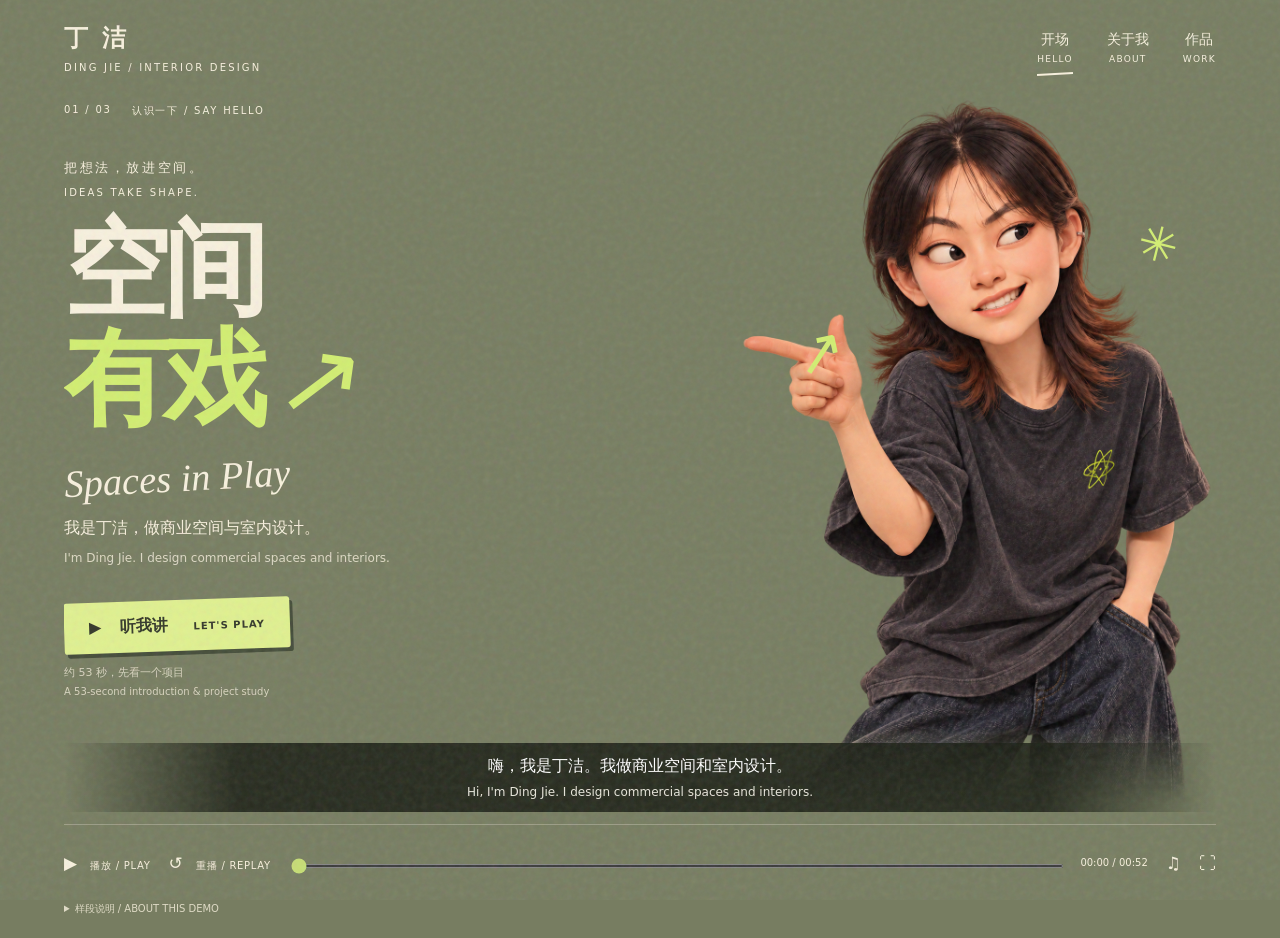
<file: index.html>
<!doctype html>
<html lang="zh-CN">
<head>
  <meta charset="UTF-8"><meta name="viewport" content="width=device-width, initial-scale=1">
  <meta name="description" content="丁洁的空间设计作品集：听她讲，也可以自己逛。Ding Jie's narrated interior design portfolio.">
  <meta name="theme-color" content="#777d61"><title>丁洁 · 空间有戏 / Spaces in Play</title>
  <link rel="icon" href="data:,"><link rel="stylesheet" href="style.css">
</head>
<body>
  <div class="grain" aria-hidden="true"></div>
  <header class="masthead"><a class="identity" href="#" aria-label="丁洁，返回开场">丁 洁 <span>DING JIE / INTERIOR DESIGN</span></a><nav aria-label="章节 / Chapters"><button data-chapter="intro" class="nav-current">开场 <small>HELLO</small></button><button data-chapter="about">关于我 <small>ABOUT</small></button><button data-chapter="original">作品 <small>WORK</small></button></nav></header>
  <main id="stage" data-scene="intro">
    <div class="scene-caption"><span id="sceneNumber">01 / 03</span><span id="sceneLabel">认识一下 / SAY HELLO</span></div>
    <section id="intro" class="scene active" aria-labelledby="helloTitle">
      <div class="intro-copy"><p class="eyebrow">把想法，放进空间。<span>IDEAS TAKE SHAPE.</span></p><h1 id="helloTitle">空间<span class="play-word">有戏<em>↗</em></span></h1><p class="handwritten">Spaces in Play</p><p class="intro-description">我是丁洁，做商业空间与室内设计。<br><span>I'm Ding Jie. I design commercial spaces and interiors.</span></p><button id="start" class="start-button"><span class="triangle">▶</span> 听我讲 <small>LET'S PLAY</small></button><p class="duration-label">约 53 秒，先看一个项目 <span>A 53-second introduction & project study</span></p></div>
    </section>
    <section id="about" class="scene" aria-labelledby="aboutTitle" hidden>
      <div class="about-copy"><h2 id="aboutTitle">关于丁洁<span>About Ding Jie</span></h2><p>从商业空间出发，把设计落实到空间关系与细部。<span>Commercial interiors, spatial thinking, and careful detailing.</span></p><ol class="career"><li data-node="0"><time>2019 — 2022</time><h3>上海派沃</h3><p>Shanghai PAIWO</p></li><li data-node="1"><time>2022 — 2025</time><h3>AICO</h3><p>商业及公共空间设计<br>Commercial & public spaces</p></li><li data-node="2"><time>2025 — 2026</time><h3>独立工作室</h3><p>上海小满来也空间设计有限公司<br>Independent studio / Shanghai Xiaoman Laiye</p></li></ol><p class="education">无锡太湖学院 · 土木工程<br><span>Wuxi Taihu University · Civil Engineering</span></p></div>
    </section>
    <section id="project" class="scene" aria-labelledby="projectTitle" hidden>
      <div class="project-heading"><p class="eyebrow">FUZHOU / 2025 / SCHEME STUDY</p><h2 id="projectTitle">福州八匚汇 B2<span>Fuzhou Bafunhui B2</span></h2><p>平面调整：店铺尺度与游逛节点<br><span>Retail planning: tenant scale & browsing nodes</span></p></div>
      <div class="paper-frame"><div class="paper-dots" aria-hidden="true"><i></i><i></i><i></i></div><div class="plans"><figure class="plan original-plan"><button class="image-open" data-image="assets/original.png" aria-label="放大原始布局 / Enlarge original layout"><img src="assets/original.png" alt="福州八匚汇B2原始空间布局，店铺数量33间"></button><figcaption><span>原始布局 / ORIGINAL</span><strong>33<small>间 / shops</small></strong></figcaption></figure><figure class="plan revised-plan"><button class="image-open" data-image="assets/revised.png" aria-label="放大调整方案 / Enlarge proposed plan"><img src="assets/revised.png" alt="福州八匚汇B2调整方案平面，方案店铺数量48间，保留原有防火分区"></button><div class="node-ring stage-ring"><span>舞台 / Stage</span></div><div class="node-ring exhibit-ring"><span>展览 / Exhibition</span></div><figcaption><span>调整方案 / PROPOSED</span><strong>48<small>间 / shops</small></strong></figcaption></figure></div><p class="plan-note">方案研究，非经营成果 <span>Proposed layout, not an operating result</span></p></div>
      <div class="end-note"><h3>让游逛，遇见停留。</h3><p>More places to pause along the way.</p><button id="endReplay">再听一次 / REPLAY ↺</button></div>
    </section>
    <div id="actor" class="actor" aria-label="丁洁的卡通替身"><div class="actor-pose"><img class="actor-base" src="assets/character-cutout.png" alt="丁洁的卡通形象，黑色宽松T恤，带点鬼马的笑，侧向指示"><img class="actor-mouth" src="assets/character-talk.png" alt="" aria-hidden="true"></div><span class="actor-spark spark-one" aria-hidden="true">✳</span><span class="actor-spark spark-two" aria-hidden="true">↗</span></div>
    <div id="subtitle" class="subtitle" aria-live="off"><p id="subtitleCn">点一下，让我带你看。<span></span></p><p id="subtitleEn">Press play. I'll show you around.</p></div>
  </main>
  <footer class="player"><button id="playPause" aria-label="播放 / Play">▶ <span>播放 / PLAY</span></button><button id="replay" aria-label="重播 / Replay">↺ <span>重播 / REPLAY</span></button><label class="seek-label"><span class="sr-only">播放进度 / Playback position</span><input id="seek" type="range" min="0" max="53" step="0.05" value="0"></label><span id="clock">00:00 / 00:53</span><button id="mute" aria-pressed="false" aria-label="静音 / Mute">♫</button><button id="fullScreen" aria-label="全屏 / Full screen">⛶</button></footer>
  <details class="demo-note"><summary>样段说明 / ABOUT THIS DEMO</summary><p>这是首个可播放样段：中文临时配音、中英字幕、布局对照与同步高亮。角色目前采用两种嘴部状态测试语音节奏，精细口型、独立手臂动作和可旋转的3D模型尚未完成。<br>This working sample uses a temporary Chinese voice, bilingual subtitles, and synchronized plan emphasis. Two mouth states test speech timing; detailed lip shapes, independent arm animation, and a rotatable 3D model are still in development.</p></details>
  <dialog id="imageDialog"><button id="closeImage" aria-label="关闭大图 / Close image">×</button><img id="largeImage" alt="项目图面放大 / Enlarged project drawing"></dialog>
  <audio id="narration" src="assets/narration.wav" preload="metadata"></audio><script src="timeline.js"></script><script src="app.js"></script>
</body></html>
</file>
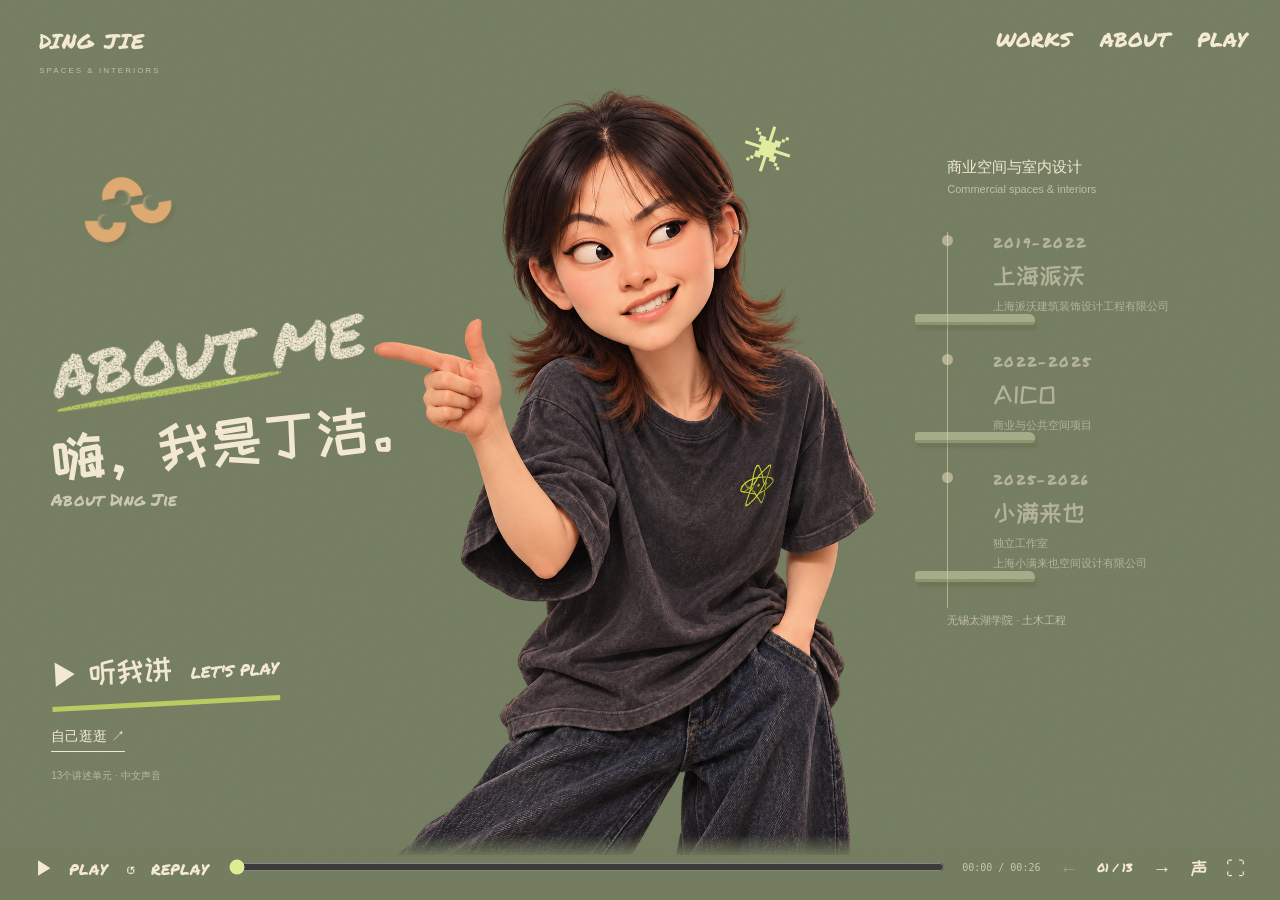
<file: show/index.html>
<!doctype html>
<html lang="zh-CN">
<head>
  <meta charset="utf-8">
  <meta name="viewport" content="width=device-width,initial-scale=1">
  <meta name="description" content="丁洁的商业空间与室内设计作品集。听我讲，也可以自己逛。">
  <title>丁洁 · 空间有戏 / Spaces in Play</title>
  <link rel="icon" href="data:,">
  <link rel="stylesheet" href="stage.css?v=space-2">
  <link rel="stylesheet" href="space.css?v=space-2">
</head>
<body data-kind="about">
  <svg class="definitions" aria-hidden="true"><defs><filter id="chalk"><feTurbulence type="fractalNoise" baseFrequency=".64" numOctaves="3" seed="7" result="grain"/><feColorMatrix in="grain" type="matrix" values="0 0 0 0 1 0 0 0 0 1 0 0 0 0 1 0 0 0 3 -.55" result="mask"/><feComposite in="SourceGraphic" in2="mask" operator="in"/></filter></defs></svg>
  <div class="grain" aria-hidden="true"></div>
  <header>
    <button class="brand" id="home">DING JIE<span>SPACES & INTERIORS</span></button>
    <nav aria-label="主导航"><button id="works">WORKS<span>作品</span></button><button id="about">ABOUT<span>关于我</span></button><button id="navPlay">PLAY<span>听我讲</span></button></nav>
  </header>
  <main id="stage">
    <div class="headline"><p id="chapterTag"></p><h1 id="chapterTitle">ABOUT ME</h1><h2 id="subtitle">嗨，我是丁洁。</h2><p id="englishTitle"></p></div>
    <div class="clay-ribbon" aria-hidden="true"><i></i><b></b><em></em></div>
    <div id="paper" class="paper" hidden>
      <div class="clay-dots" aria-hidden="true"><i></i><i></i><i></i></div>
      <div id="artwork" class="artwork"></div>
      <p id="sourceNote" class="source-note"></p>
    </div>
    <aside id="resume" class="resume">
      <p class="intro">商业空间与室内设计<span>Commercial spaces & interiors</span></p>
      <ol><li><time>2019–2022</time><h3>上海派沃</h3><p>上海派沃建筑装饰设计工程有限公司</p></li><li><time>2022–2025</time><h3>AICO</h3><p>商业与公共空间项目</p></li><li><time>2025–2026</time><h3>小满来也</h3><p>独立工作室<br>上海小满来也空间设计有限公司</p></li></ol>
      <p class="education">无锡太湖学院 · 土木工程</p>
    </aside>
    <div id="actor" class="actor"><canvas id="cast" aria-label="丁洁的粘土卡通讲解角色"></canvas><img id="fallback" src="assets/character.png" alt="丁洁的卡通形象"></div>
    <div id="scribble" class="scribble" aria-hidden="true">✳</div>
    <div id="actionLabel" class="action-label" aria-hidden="true"></div>
    <div id="outro" class="outro" hidden><p>让想法进入空间，<br>把关系想清楚。</p><a href="mailto:1161337508@qq.com">1161337508@qq.com ↗</a><a href="assets/portfolio.pdf" download="丁洁_作品集.pdf">完整作品集 PDF ↓</a></div>
    <div id="welcome" class="welcome"><button id="start">▶ 听我讲<span>LET'S PLAY</span></button><button id="browse">自己逛逛 ↗</button><small>13个讲述单元 · 中文声音</small></div>
    <p id="caption" class="caption"></p>
    <div id="walker" aria-label="在数字空间里讲解的丁洁" hidden><div class="foot-shadow"></div><canvas id="walkingCast"></canvas></div>
  </main>
  <footer>
    <button id="play" aria-label="播放或暂停">▶ <span>PLAY</span></button>
    <button id="replay" aria-label="重播本页">↺ <span>REPLAY</span></button>
    <label class="seek-wrap"><span class="sr-only">本页播放进度</span><input id="seek" type="range" min="0" max="100" step="0.05" value="0"></label>
    <span id="clock">00:00 / 00:00</span>
    <button id="prev" aria-label="上一页">←</button><span id="pageNumber">01 / 13</span><button id="next" aria-label="下一页">→</button>
    <button id="mute" aria-label="关闭声音" aria-pressed="false">声</button><button id="full" aria-label="进入全屏">⛶</button>
  </footer>
  <p id="notice" role="status" class="notice" hidden></p>
  <dialog id="chapters"><button class="close" aria-label="关闭作品目录">×</button><h2>随便逛逛。</h2><p>选一个空间，也可以从头听我讲。</p><ol id="chapterList"></ol><a href="assets/portfolio.pdf" download>完整作品集 PDF ↓</a></dialog>
  <dialog id="lightbox"><button class="close" aria-label="关闭大图">×</button><img id="largeImage" alt="作品图面放大"><p id="largeLabel"></p></dialog>
  <audio id="voice" preload="metadata"></audio>
  <script src="content.js?v=space-3"></script><script src="space.js?v=space-3"></script><script src="stage.js?v=space-3"></script>
</body>
</html>
</file>
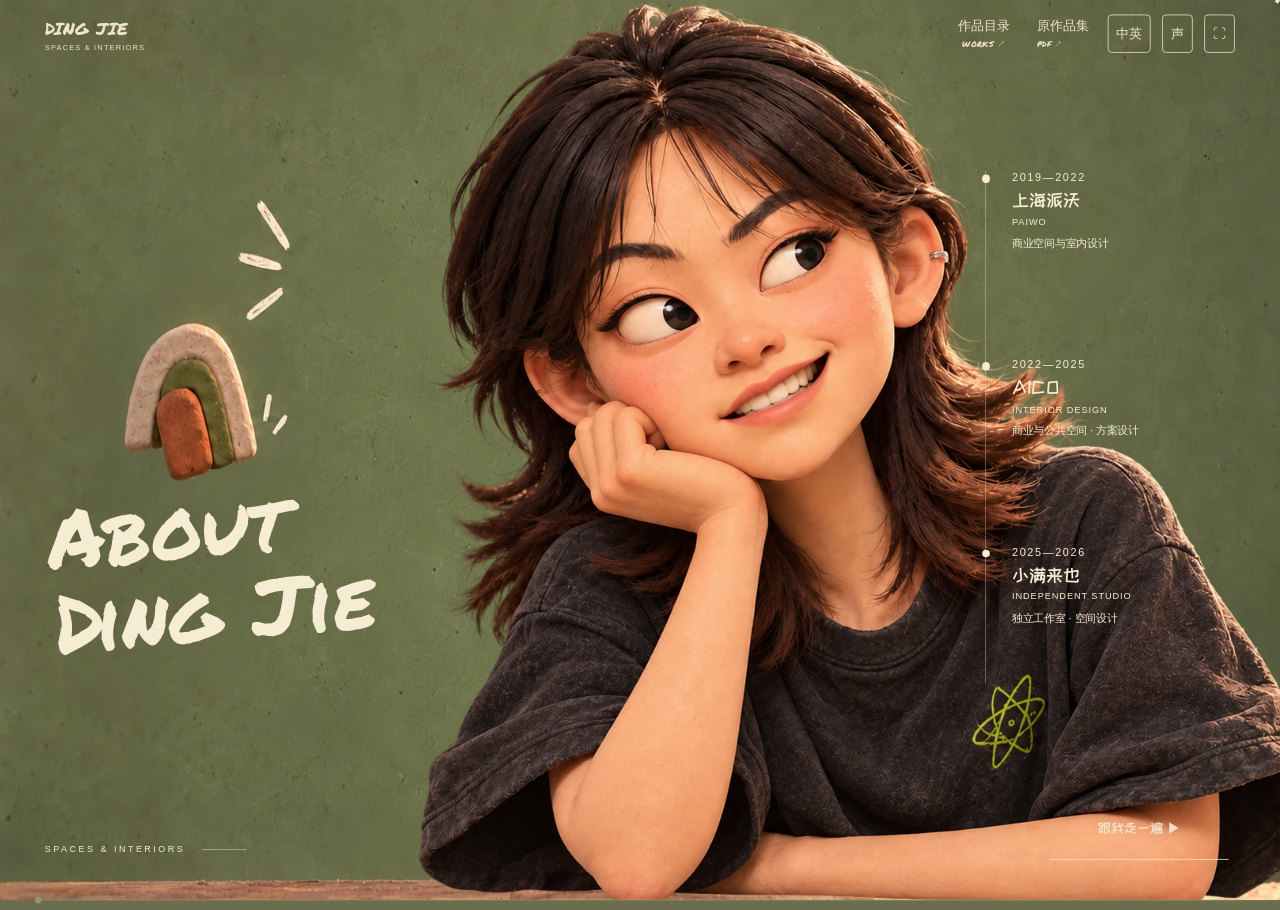
<file: theatre/index.html>
<!doctype html><html lang="zh-CN"><head><meta charset="utf-8"><meta name="viewport" content="width=device-width,initial-scale=1"><title>ABOUT ME</title><link rel="icon" href="data:,"><link rel="stylesheet" href="theatre-v5.css?v=mobile-v26-20261015"><link rel="stylesheet" href="performance-v6.css?v=mobile-v26-20261015"><link rel="stylesheet" href="content-v7.css?v=mobile-v26-20261015"><link rel="stylesheet" href="picture-motion-v8.css?v=mobile-v26-20261015"><link rel="stylesheet" href="director-v9.css?v=mobile-v26-20261015"><link rel="stylesheet" href="screen-stage-v10.css?v=mobile-v26-20261015"><link rel="stylesheet" href="stage-viewport-v15.css?v=mobile-v26-20261015"><link rel="stylesheet" href="interaction-v16.css?v=mobile-v26-20261015"><link rel="stylesheet" href="full-window-v25.css?v=mobile-v26-20261015"></head><body data-theme="olive" data-page="0">
<svg width="0" height="0" aria-hidden="true" style="position:absolute"><defs id="contourDefs"></defs></svg><div id="presentationViewport"><main id="world" aria-label="作品集演讲舞台"><div id="stageCanvas"><img id="designPlate" alt="" aria-hidden="true" fetchpriority="high" src="assets/design-v5/cover-typeset.webp">
<header><button id="home" class="brand">DING JIE <span>SPACES & INTERIORS</span></button><nav aria-label="主导航"><button id="directory">作品目录 <small>WORKS ↗</small></button><a href="assets/portfolio.pdf?v=mobile-v26-20261015" target="_blank" rel="noopener">原作品集 <small>PDF ↗</small></a><button id="language" aria-label="切换字幕语言">中英</button><button id="mute" aria-label="关闭声音" aria-pressed="false">声</button><button id="full" aria-label="全屏观看">⛶</button></nav></header>
<div class="headline"><p id="chapter"></p><h1 id="title">ABOUT ME</h1><p id="english"></p><p id="project"></p></div><img id="mobileClay" src="assets/design-v5/clay-orange-squiggle.webp" alt="" aria-hidden="true"><div id="materials"></div><img id="supportPlate" class="contourPlate" alt="" aria-hidden="true" hidden><img id="foregroundPlate" class="contourPlate" alt="" aria-hidden="true" hidden><div id="labels" aria-hidden="true"></div><img id="clayBook" alt="" src="assets/design-v5/clay-book.webp" hidden>
<div id="poster" role="button" tabindex="0" aria-label="播放或暂停讲述"><img src="assets/design-v5/cover-avatar.webp" alt="丁洁的粘土卡通形象"></div><div id="coverMobile" hidden><h2>About<br>Ding Jie</h2><p>商业空间与室内设计</p><ol><li><small>2019—2022</small>上海派沃</li><li><small>2022—2025</small>AICO</li><li><small>2025—2026</small>小满来也</li></ol></div>
<button id="coverWorks" class="coverHotspot" aria-label="打开作品目录" hidden></button><button id="coverNavPlay" class="coverHotspot" aria-label="开始有声讲述" hidden></button><button id="coverPlay" class="coverHotspot" aria-label="跟我走一遍" hidden></button><div id="clayPortrait" role="button" tabindex="0" aria-label="播放或暂停讲述" hidden><img src="assets/design-v5/closing-avatar.webp" alt="丁洁挥手致意"></div>
<div id="ending" hidden><h2>THANK YOU.</h2><a class="contact" href="mailto:1161337508@qq.com">1161337508@qq.com</a><a href="assets/portfolio.pdf?v=mobile-v26-20261015" target="_blank" rel="noopener">把完整作品集带走 ↓</a></div><div id="welcome"><button id="start">跟我走一遍 <span>▶ PLAY INTRO</span></button><button id="browse">先自己逛逛 ↗</button></div><div id="imageSwitch" aria-label="本幕图纸选择" hidden></div><button id="evidence">项目图纸与我的参与 ↗</button></div>
<div id="ground"><input id="stageProgress" type="range" min="0" max="421.92" step="0.1" value="0" aria-label="整场讲述进度"><span id="progressDot" aria-hidden="true"></span></div></main>
<aside id="captionBar" aria-label="字幕栏"><section id="subtitles" hidden><p id="caption"></p><p id="translation" lang="en"></p></section><div id="pageNav"><button id="previousScene" aria-label="上一幕">←</button><span id="pageNumber">01 / 10</span><button id="nextScene" aria-label="下一幕">→</button></div><button id="playToggle" aria-label="播放讲述">▶</button></aside></div><div id="rotatePrompt" role="status" aria-live="polite" hidden><span class="rotateSymbol" aria-hidden="true">↻</span><p>请横屏播放</p><small>横屏后显示完整画面</small></div>
<div hidden><div id="performer" role="button" tabindex="-1"></div><p id="question"></p><div id="beatIndex"></div><p id="note"></p></div><p id="status" role="status" hidden></p>
<dialog id="catalog"><button class="close" aria-label="关闭目录">×</button><p class="eyebrow">A WALK THROUGH THE WORK</p><h2>想从哪里开始？</h2><p>十幕作品 · 中文讲述 · 双语字幕</p><ol id="sceneList"></ol></dialog><dialog id="details"><button class="close" aria-label="关闭图纸册">×</button><p class="eyebrow">PROJECT NOTEBOOK</p><h2 id="detailTitle"></h2><p id="detailScope"></p><div id="gallery"></div></dialog><dialog id="lightbox"><button class="close" aria-label="关闭原图">×</button><img id="large" alt=""><p id="largeLabel"></p><button id="backGallery">回到图纸册 ↗</button></dialog>
<audio id="voice" preload="auto"></audio><script src="story-v6.js?v=mobile-v26-20261015"></script><script src="layouts-v5.js?v=mobile-v26-20261015"></script><script src="contours-v5.js?v=mobile-v26-20261015"></script><script src="director-v5.js?v=mobile-v26-20261015"></script><script src="score-v6.js?v=mobile-v26-20261015"></script><script src="picture-score-v8.js?v=mobile-v26-20261015"></script><script src="director-score-v9.js?v=mobile-v26-20261015"></script><script src="guide-data-v16.js?v=mobile-v26-20261015"></script><script src="guide-stage-v16.js?v=mobile-v26-20261015"></script><script src="gait-v18.js?v=mobile-v26-20261015"></script><script src="handoff-v18.js?v=mobile-v26-20261015"></script><script src="speech-v24.js?v=mobile-v26-20261015"></script><script src="performance-v6.js?v=mobile-v26-20261015"></script><script src="screen-stage-v10.js?v=mobile-v26-20261015"></script><script src="content-v7.js?v=mobile-v26-20261015"></script><script src="full-window-v25.js?v=mobile-v26-20261015"></script><script src="app-v6.js?v=mobile-v26-20261015"></script><script src="stage-viewport-v15.js?v=mobile-v26-20261015"></script><script src="interaction-v16.js?v=mobile-v26-20261015"></script></body></html>
</file>
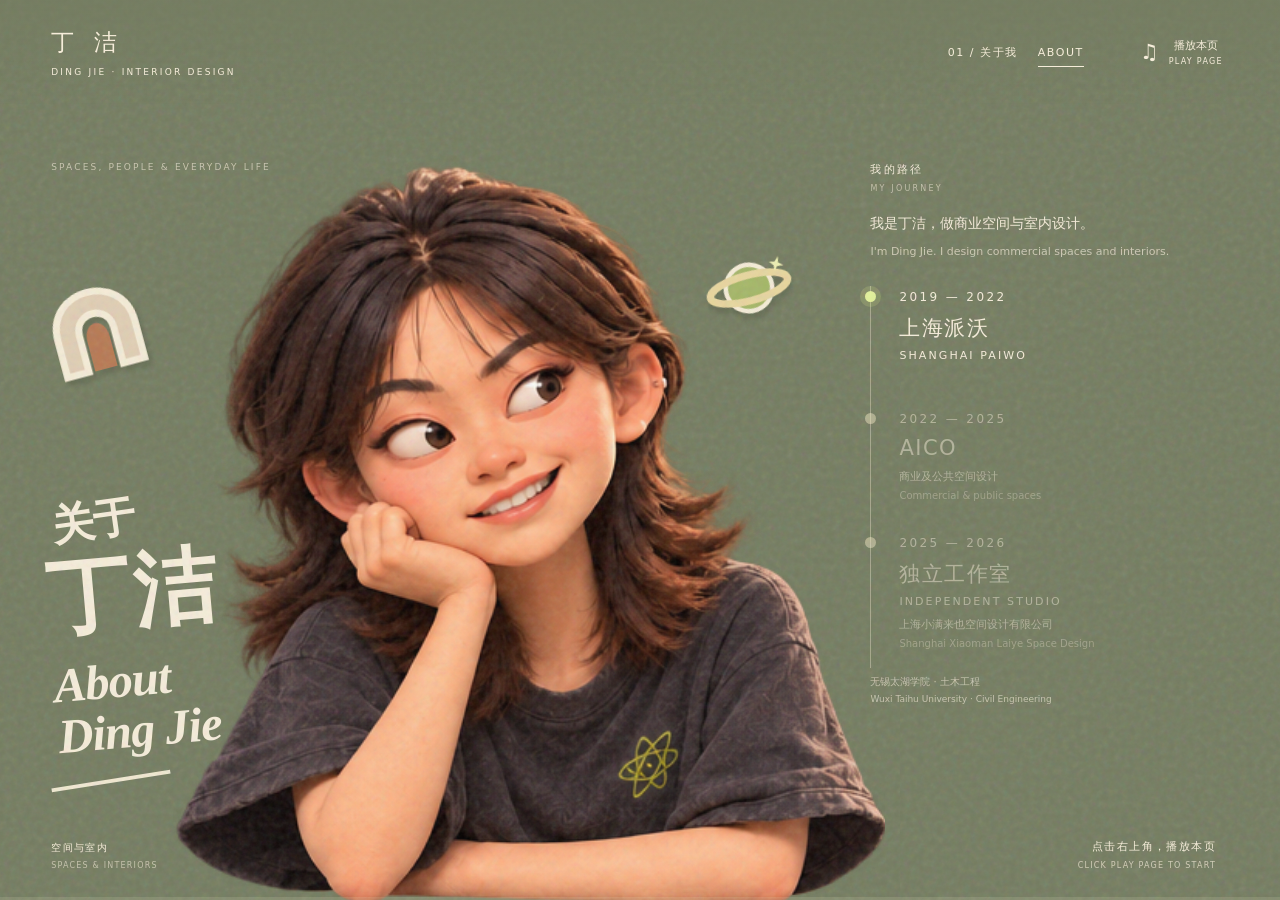
<file: about.html>
<!doctype html>
<html lang="zh-CN">
<head><meta charset="UTF-8"><meta name="viewport" content="width=device-width,initial-scale=1"><meta name="theme-color" content="#747c60"><title>关于丁洁 · About Ding Jie</title><link rel="icon" href="data:,"><link rel="stylesheet" href="about.css"></head>
<body>
<header class="topbar"><a class="name" href="#top">丁 洁<span>DING JIE · INTERIOR DESIGN</span></a><span class="page-mark">01 / 关于我 <i>ABOUT</i></span><button id="voice" aria-label="播放本页开场介绍 / Play introduction" aria-pressed="false">♫ <span>听我介绍 <small>HEAR ME</small></span></button></header>
<main id="top">
<section class="scroll-story" aria-label="丁洁的个人介绍 / About Ding Jie">
<div class="stage">
<div class="texture" aria-hidden="true"></div>
<div class="intro-label">SPACES, PEOPLE & EVERYDAY LIFE</div>
<div class="portrait" id="portrait" aria-label="丁洁的卡通替身随滚动看向履历并做介绍手势"><canvas id="character" aria-hidden="true"></canvas><img id="fallback" src="assets/character-cutout.png" alt="丁洁的卡通形象"></div>
<div class="hand-title"><p>关于</p><h1>丁洁<span>About<br>Ding Jie</span></h1><span class="chalk-line" aria-hidden="true"></span></div>
<button class="sticker arch" aria-label="空间形状贴纸 / Space sticker"><svg viewBox="0 0 130 130" aria-hidden="true"><path d="M20 112V69C20 9 110 9 110 69v43H85V70C85 42 45 42 45 70v42Z" fill="#e0ceb4" stroke="#f5ecd7" stroke-width="8"/><path d="M52 113V79c0-25 26-25 26 0v34Z" fill="#b77953"/></svg></button>
<button class="sticker orbit" aria-label="灵感星球贴纸 / Inspiration sticker"><svg viewBox="0 0 120 120" aria-hidden="true"><circle cx="60" cy="60" r="31" fill="#a4b767" stroke="#f5ecd7" stroke-width="6"/><ellipse cx="60" cy="60" rx="53" ry="17" transform="rotate(-28 60 60)" fill="none" stroke="#e8d69e" stroke-width="10"/><path d="m88 10 2 8 8 2-8 3-2 7-3-7-7-3 7-2Z" fill="#eff0b3"/></svg></button>
<div class="chalk spark" aria-hidden="true">✳</div>
<aside class="resume" aria-labelledby="resumeTitle">
<p class="eyebrow" id="resumeTitle">我的路径 <span>MY JOURNEY</span></p>
<p class="short-intro">我是丁洁，做商业空间与室内设计。<span>I'm Ding Jie. I design commercial spaces and interiors.</span></p>
<ol class="timeline">
<li class="selected" data-entry="0"><span class="dot" aria-hidden="true"></span><time>2019 — 2022</time><h2>上海派沃<span>SHANGHAI PAIWO</span></h2></li>
<li data-entry="1"><span class="dot" aria-hidden="true"></span><time>2022 — 2025</time><h2>AICO</h2><p>商业及公共空间设计<span>Commercial & public spaces</span></p></li>
<li data-entry="2"><span class="dot" aria-hidden="true"></span><time>2025 — 2026</time><h2>独立工作室<span>INDEPENDENT STUDIO</span></h2><p>上海小满来也空间设计有限公司<span>Shanghai Xiaoman Laiye Space Design</span></p></li>
</ol>
<p class="education">无锡太湖学院 · 土木工程<span>Wuxi Taihu University · Civil Engineering</span></p>
</aside>
<footer class="stage-footer"><span>空间与室内 <small>SPACES & INTERIORS</small></span><p id="scrollHint">个人介绍 <small>ABOUT DING JIE · 01 / 01</small></p><button id="reset" hidden>再播本页 ↺ <small>REPLAY PAGE</small></button></footer>
<div class="progress" aria-hidden="true"><i id="progressFill"></i></div>
</div>
</section>
</main>
<audio id="introAudio" src="assets/about-page.wav" preload="auto"></audio><script src="about.js"></script>
</body></html>
</file>
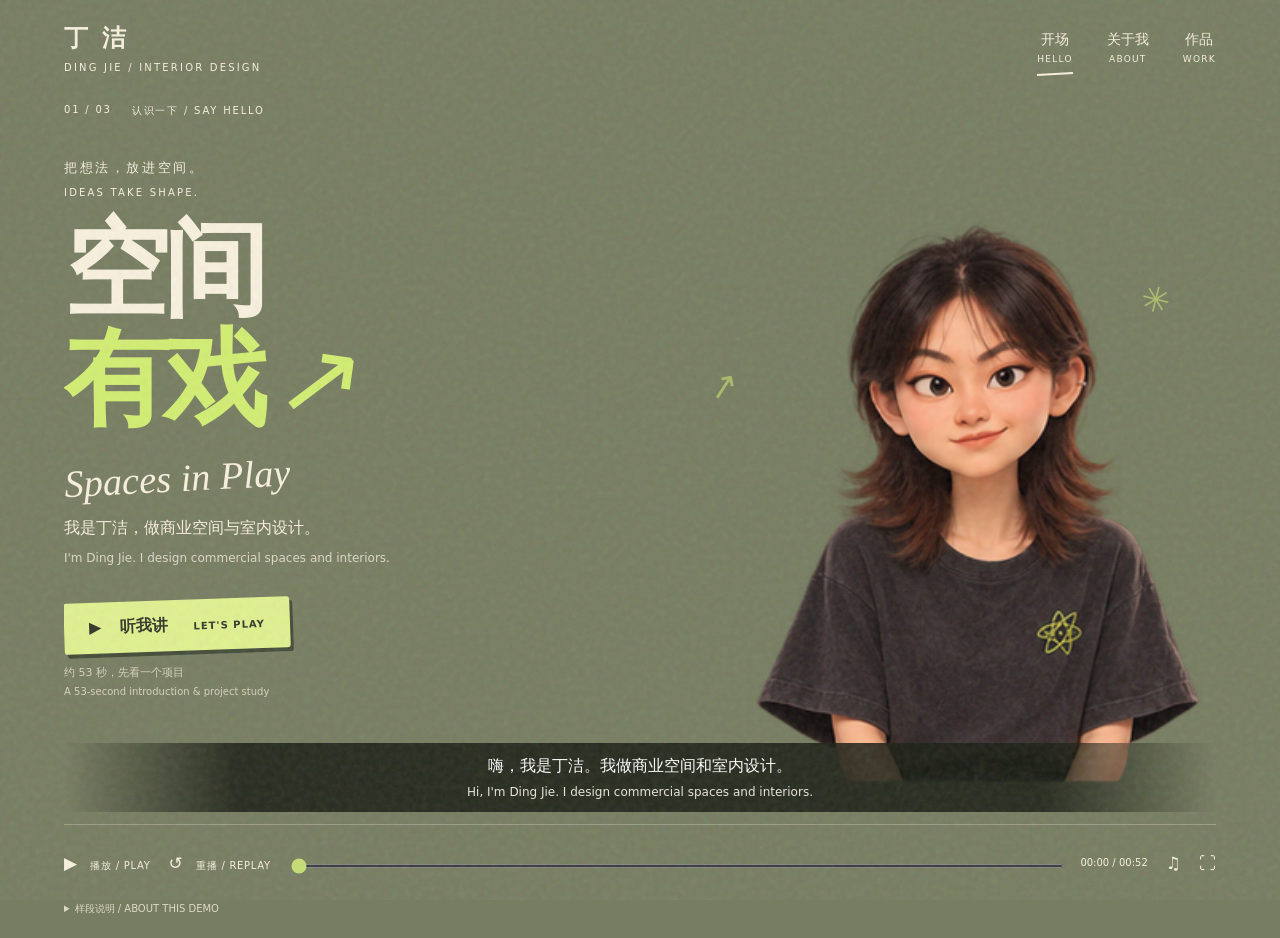
<file: acting.html>
<!doctype html>
<html lang="zh-CN">
<head>
  <meta charset="UTF-8"><meta name="viewport" content="width=device-width, initial-scale=1">
  <meta name="description" content="丁洁的空间设计作品集：听她讲，也可以自己逛。Ding Jie's narrated interior design portfolio.">
  <meta name="theme-color" content="#777d61"><title>丁洁 · 空间有戏 / Spaces in Play</title>
  <link rel="icon" href="data:,"><link rel="stylesheet" href="style.css"><link rel="stylesheet" href="performance.css">
</head>
<body>
  <div class="grain" aria-hidden="true"></div>
  <header class="masthead"><a class="identity" href="#" aria-label="丁洁，返回开场">丁 洁 <span>DING JIE / INTERIOR DESIGN</span></a><nav aria-label="章节 / Chapters"><button data-chapter="intro" class="nav-current">开场 <small>HELLO</small></button><button data-chapter="about">关于我 <small>ABOUT</small></button><button data-chapter="original">作品 <small>WORK</small></button></nav></header>
  <main id="stage" data-scene="intro">
    <div class="scene-caption"><span id="sceneNumber">01 / 03</span><span id="sceneLabel">认识一下 / SAY HELLO</span></div>
    <section id="intro" class="scene active" aria-labelledby="helloTitle">
      <div class="intro-copy"><p class="eyebrow">把想法，放进空间。<span>IDEAS TAKE SHAPE.</span></p><h1 id="helloTitle">空间<span class="play-word">有戏<em>↗</em></span></h1><p class="handwritten">Spaces in Play</p><p class="intro-description">我是丁洁，做商业空间与室内设计。<br><span>I'm Ding Jie. I design commercial spaces and interiors.</span></p><button id="start" class="start-button"><span class="triangle">▶</span> 听我讲 <small>LET'S PLAY</small></button><p class="duration-label">约 53 秒，先看一个项目 <span>A 53-second introduction & project study</span></p></div>
    </section>
    <section id="about" class="scene" aria-labelledby="aboutTitle" hidden>
      <div class="about-copy"><h2 id="aboutTitle">关于丁洁<span>About Ding Jie</span></h2><p>从商业空间出发，把设计落实到空间关系与细部。<span>Commercial interiors, spatial thinking, and careful detailing.</span></p><ol class="career"><li data-node="0"><time>2019 — 2022</time><h3>上海派沃</h3><p>Shanghai PAIWO</p></li><li data-node="1"><time>2022 — 2025</time><h3>AICO</h3><p>商业及公共空间设计<br>Commercial & public spaces</p></li><li data-node="2"><time>2025 — 2026</time><h3>独立工作室</h3><p>上海小满来也空间设计有限公司<br>Independent studio / Shanghai Xiaoman Laiye</p></li></ol><p class="education">无锡太湖学院 · 土木工程<br><span>Wuxi Taihu University · Civil Engineering</span></p></div>
    </section>
    <section id="project" class="scene" aria-labelledby="projectTitle" hidden>
      <div class="project-heading"><p class="eyebrow">FUZHOU / 2025 / SCHEME STUDY</p><h2 id="projectTitle">福州八匚汇 B2<span>Fuzhou Bafunhui B2</span></h2><p>平面调整：店铺尺度与游逛节点<br><span>Retail planning: tenant scale & browsing nodes</span></p></div>
      <div class="paper-frame"><div class="paper-dots" aria-hidden="true"><i></i><i></i><i></i></div><div class="plans"><figure class="plan original-plan"><button class="image-open" data-image="assets/original.png" aria-label="放大原始布局 / Enlarge original layout"><img src="assets/original.png" alt="福州八匚汇B2原始空间布局，店铺数量33间"></button><figcaption><span>原始布局 / ORIGINAL</span><strong>33<small>间 / shops</small></strong></figcaption></figure><figure class="plan revised-plan"><button class="image-open" data-image="assets/revised.png" aria-label="放大调整方案 / Enlarge proposed plan"><img src="assets/revised.png" alt="福州八匚汇B2调整方案平面，方案店铺数量48间，保留原有防火分区"></button><div class="node-ring stage-ring"><span>舞台 / Stage</span></div><div class="node-ring exhibit-ring"><span>展览 / Exhibition</span></div><figcaption><span>调整方案 / PROPOSED</span><strong>48<small>间 / shops</small></strong></figcaption></figure></div><p class="plan-note">方案研究，非经营成果 <span>Proposed layout, not an operating result</span></p></div>
      <div class="end-note"><h3>让游逛，遇见停留。</h3><p>More places to pause along the way.</p><button id="endReplay">再听一次 / REPLAY ↺</button></div>
    </section>
    <div id="actor" class="actor" aria-label="丁洁的卡通替身"><div class="actor-pose"><img class="actor-base" src="assets/character-cutout.png" alt="丁洁的卡通形象，黑色宽松T恤，带点鬼马的笑，侧向指示"><img class="actor-mouth" src="assets/character-talk.png" alt="" aria-hidden="true"></div><span class="actor-spark spark-one" aria-hidden="true">✳</span><span class="actor-spark spark-two" aria-hidden="true">↗</span></div>
    <div id="subtitle" class="subtitle" aria-live="off"><p id="subtitleCn">点一下，让我带你看。<span></span></p><p id="subtitleEn">Press play. I'll show you around.</p></div>
  </main>
  <footer class="player"><button id="playPause" aria-label="播放 / Play">▶ <span>播放 / PLAY</span></button><button id="replay" aria-label="重播 / Replay">↺ <span>重播 / REPLAY</span></button><label class="seek-label"><span class="sr-only">播放进度 / Playback position</span><input id="seek" type="range" min="0" max="53" step="0.05" value="0"></label><span id="clock">00:00 / 00:53</span><button id="mute" aria-pressed="false" aria-label="静音 / Mute">♫</button><button id="fullScreen" aria-label="全屏 / Full screen">⛶</button></footer>
  <details class="demo-note"><summary>样段说明 / ABOUT THIS DEMO</summary><p>保留第一稿的中文配音、中英字幕和项目图面，本版测试12帧人物表演：看图、转头、抬手指示、收手与回看。动作按配音时间播放，暂停和跳转会同步定位。当前为关键帧动画，流畅度和精细说话口型仍需完善。<br>This version keeps the original narration, bilingual captions and drawings, and adds a 12-frame acting sequence timed to the audio. Pause and seeking also position the animation. Movement smoothness and detailed speech lip-sync remain work in progress.</p></details>
  <dialog id="imageDialog"><button id="closeImage" aria-label="关闭大图 / Close image">×</button><img id="largeImage" alt="项目图面放大 / Enlarged project drawing"></dialog>
  <audio id="narration" src="assets/narration.wav" preload="metadata"></audio><script src="timeline.js"></script><script src="performance.js"></script><script src="app.js"></script>
</body></html>
</file>
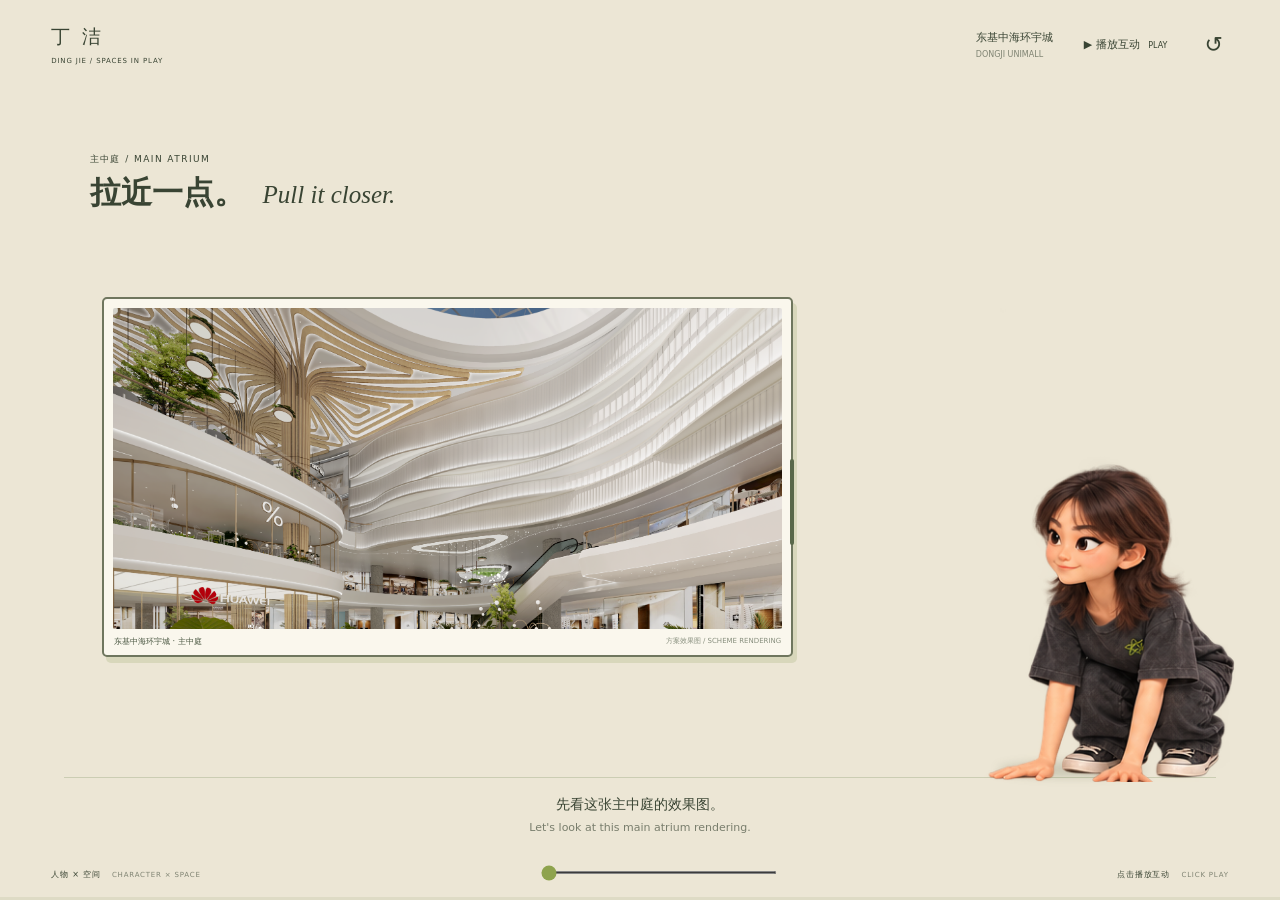
<file: contact.html>
<!doctype html><html lang="zh-CN"><head><meta charset="UTF-8"><meta name="viewport" content="width=device-width,initial-scale=1"><meta name="theme-color" content="#ece6d5"><title>丁洁 · 拉近一点 / Pull it closer</title><link rel="icon" href="data:,"><link rel="stylesheet" href="contact.css"></head><body>
<header><a href="about.html">丁 洁 <span>DING JIE / SPACES IN PLAY</span></a><span class="label">东基中海环宇城 <small>DONGJI UNIMALL</small></span><button id="play">▶ 播放互动 <small>PLAY</small></button><button id="replay" aria-label="重播 / Replay">↺</button></header>
<main id="contactStage"><div class="title"><p>主中庭 / MAIN ATRIUM</p><h1>拉近一点。<span>Pull it closer.</span></h1></div>
<figure id="picture"><img src="assets/dongji-atrium.png" alt="东基中海环宇城主中庭方案效果图"><figcaption>东基中海环宇城 · 主中庭 <span>方案效果图 / SCHEME RENDERING</span></figcaption><i class="edge" aria-hidden="true"></i></figure>
<div id="actor"><canvas id="actorCanvas" aria-hidden="true"></canvas><div id="actorShadow" aria-hidden="true"></div></div>
<div class="floor" aria-hidden="true"></div><div class="caption"><p id="cn">先看这张主中庭的效果图。</p><p id="en">Let's look at this main atrium rendering.</p></div>
<footer><span>人物 × 空间 <small>CHARACTER × SPACE</small></span><input id="seek" aria-label="互动播放进度 / Playback position" type="range" min="0" max="16" value="0" step="0.05"><span id="status">点击播放互动 <small>CLICK PLAY</small></span></footer><div class="progress"><i id="progress"></i></div>
</main><audio id="voice" src="assets/contact-voice.wav" preload="auto"></audio><script src="contact-timeline.js"></script><script src="contact.js"></script></body></html>
</file>
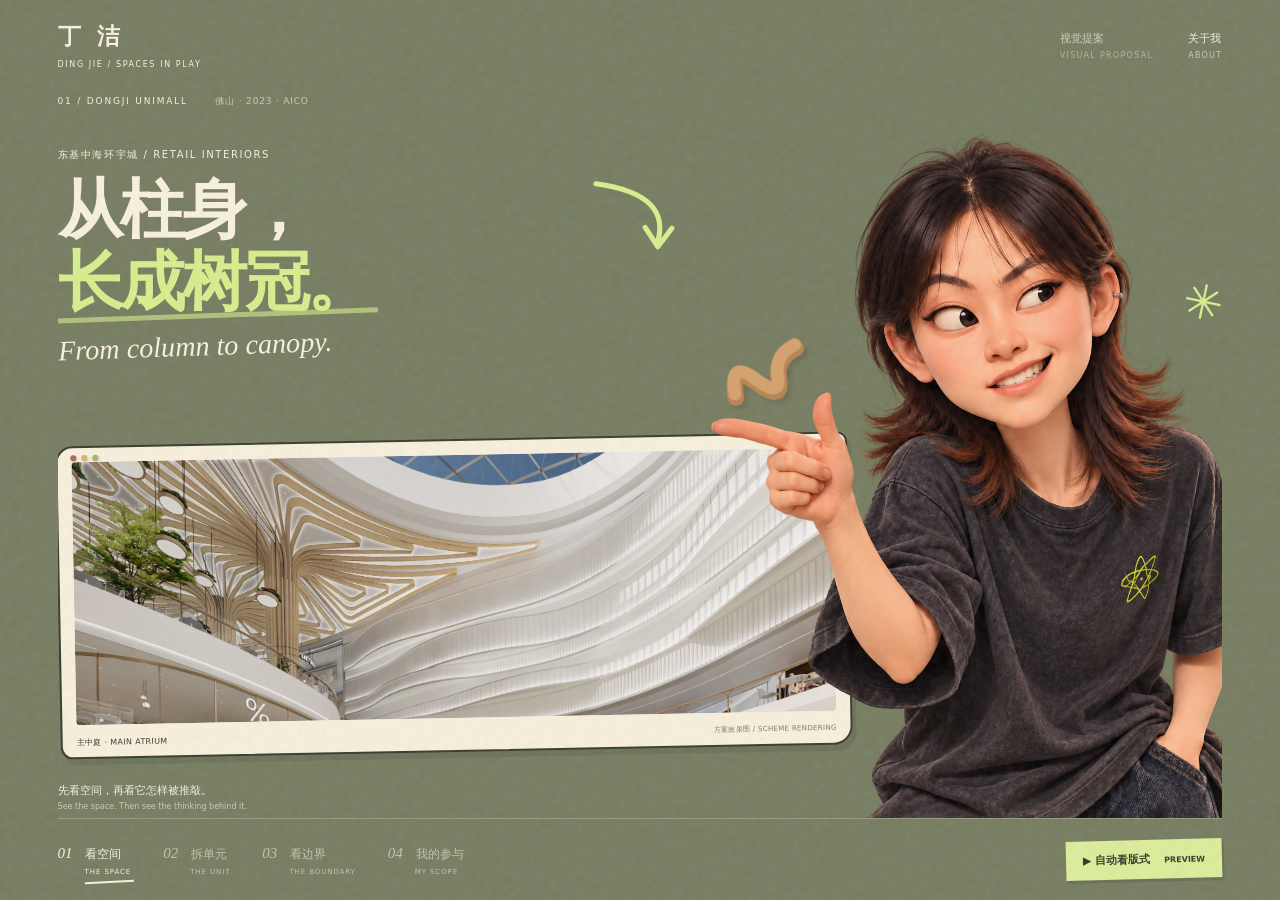
<file: direction.html>
<!doctype html><html lang="zh-CN"><head><meta charset="UTF-8"><meta name="viewport" content="width=device-width,initial-scale=1"><meta name="theme-color" content="#777d61"><title>丁洁 · 空间有戏 / Dongji UniMall</title><link rel="icon" href="data:,"><link rel="stylesheet" href="direction.css"></head><body data-view="space">
<div class="grain" aria-hidden="true"></div><header><a class="brand" href="acting.html">丁 洁<span>DING JIE / SPACES IN PLAY</span></a><div class="header-right"><span class="proposal-label">视觉提案 <small>VISUAL PROPOSAL</small></span><a href="about.html">关于我 <small>ABOUT</small></a></div></header>
<main id="designStage"><p class="project-meta">01 / DONGJI UNIMALL <span>佛山 · 2023 · AICO</span></p><div class="headline"><p class="kicker" id="kicker">东基中海环宇城 / RETAIL INTERIORS</p><h1 id="title">从柱身，<br><span class="marker">长成树冠。</span></h1><p id="subtitle" class="script-title">From column to canopy.</p></div>
<div class="paper hero-paper" id="heroPaper"><div class="paper-dots" aria-hidden="true"><i></i><i></i><i></i></div><button class="image-button" data-src="assets/dongji-atrium.png" aria-label="放大主中庭总览"><img src="assets/dongji-atrium.png" alt="东基中海环宇城主中庭方案效果图"></button><p class="image-caption">主中庭 · MAIN ATRIUM <span>方案效果图 / SCHEME RENDERING</span></p></div>
<div class="paper canopy-paper"><button class="image-button" data-src="assets/dongji-canopy.jpeg" aria-label="放大双树冠顶面图"><img src="assets/dongji-canopy.jpeg" alt="双树冠顶面方案效果图"></button><p class="image-caption">顶面关系 <span>CANOPY VIEW</span></p></div>
<div class="paper technical-paper"><div class="paper-dots" aria-hidden="true"><i></i><i></i><i></i></div><button class="image-button" id="technicalButton" data-src="assets/dongji-unit.png" aria-label="放大技术研究图"><img id="technicalImage" src="assets/dongji-unit.png" alt="格栅与灯光单元研究原图"></button><p class="image-caption" id="technicalCaption">单元与灯光研究 <span>UNIT & LIGHTING STUDIES</span></p></div>
<div id="cast" class="cast"><img id="castPortrait" src="assets/character-cutout.png" alt="丁洁的卡通形象"><canvas id="castStanding" aria-hidden="true"></canvas><span class="cast-spark" aria-hidden="true">✳</span></div>
<div class="doodle-arrow" aria-hidden="true"><svg viewBox="0 0 130 100"><path d="M8 10Q115 0 108 73M87 53l23 22 13-29" fill="none" stroke="currentColor" stroke-width="7" stroke-linecap="round" stroke-linejoin="round"/></svg></div>
<div class="clay-doodle" aria-hidden="true"><svg viewBox="0 0 120 100"><path d="M13 68q4-48 32-12t30-1q5-25 32-30" fill="none" stroke="#b88455" stroke-width="22" stroke-linecap="round"/><path d="M13 63q4-48 32-12t30-1q5-25 32-30" fill="none" stroke="#d5a16d" stroke-width="17" stroke-linecap="round"/></svg></div>
<aside class="contribution"><p>我的参与 <span>MY CONTRIBUTION</span></p><h2>把想法，<br>推到细处。</h2><div class="scope">主中庭 · 影院实体墙 · 主入口<br>电梯厅 · 超市扶梯坡道<small>Atrium · Cinema wall · Entrance<br>Lift lobbies · Escalator passage</small></div><p class="process">方案设计 → 建模 → 出图 → 文本<small>Design · Modeling · Visualization · Documentation</small></p></aside>
<p class="chapter-note" id="chapterNote">先看空间，再看它怎样被推敲。<span>See the space. Then see the thinking behind it.</span></p>
</main>
<footer><nav aria-label="查看四个版式状态"><button class="active" data-view="space"><b>01</b> 看空间<small>THE SPACE</small></button><button data-view="unit"><b>02</b> 拆单元<small>THE UNIT</small></button><button data-view="boundary"><b>03</b> 看边界<small>THE BOUNDARY</small></button><button data-view="scope"><b>04</b> 我的参与<small>MY SCOPE</small></button></nav><button class="tour-button" id="tour">▶ 自动看版式 <small>PREVIEW</small></button></footer>
<dialog id="lightbox"><button id="close" aria-label="关闭大图">×</button><img id="largeImage" alt="作品集原图放大"></dialog><script src="direction.js"></script></body></html>
</file>
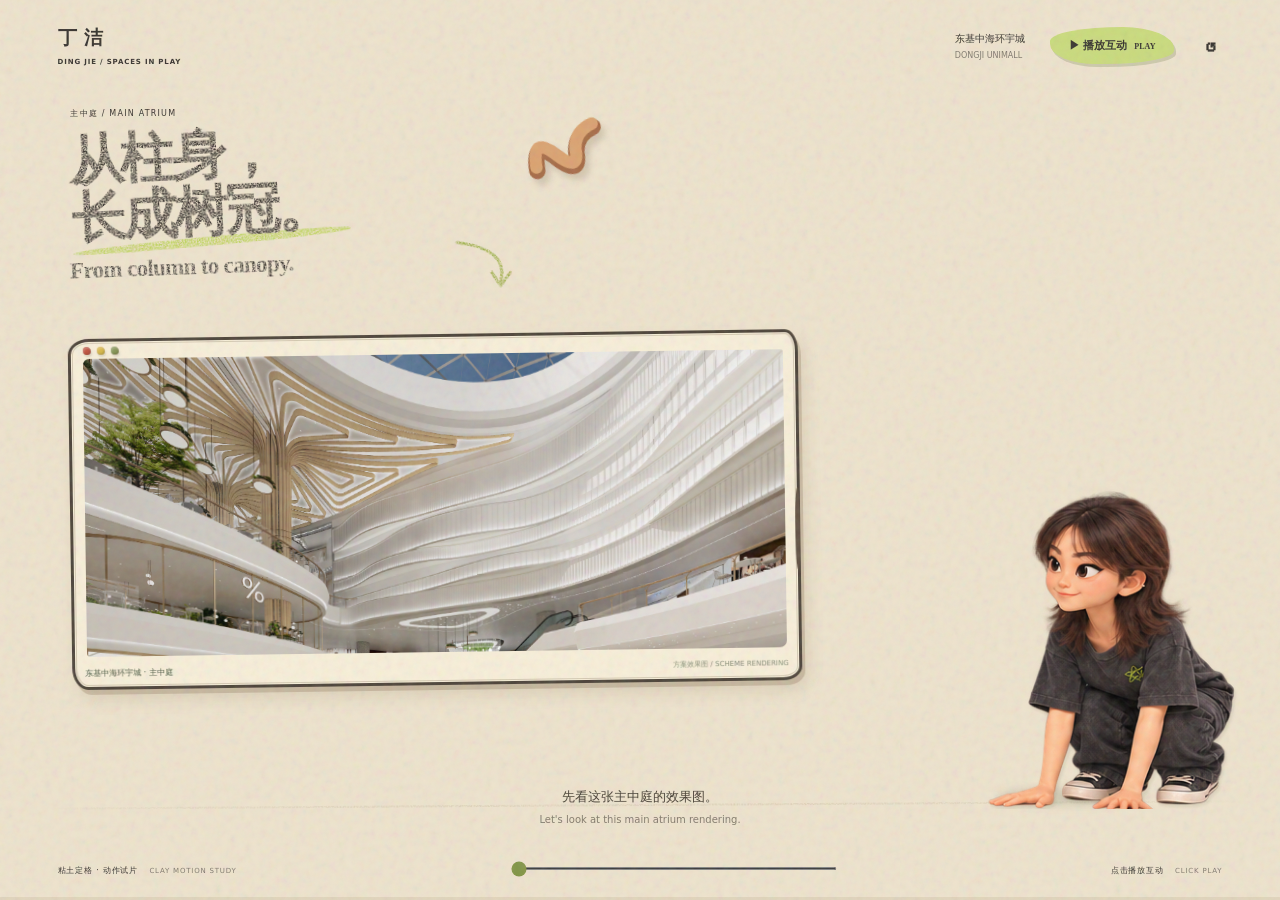
<file: stopmotion.html>
<!doctype html><html lang="zh-CN"><head><meta charset="UTF-8"><meta name="viewport" content="width=device-width,initial-scale=1"><meta name="theme-color" content="#ece6d5"><title>丁洁 · 粘土定格试片 / Clay Stop Motion</title><link rel="icon" href="data:,"><link rel="stylesheet" href="contact.css"><link rel="stylesheet" href="stopmotion.css"></head><body>
<header><a href="about.html">丁 洁 <span>DING JIE / SPACES IN PLAY</span></a><span class="label">东基中海环宇城 <small>DONGJI UNIMALL</small></span><button id="play">▶ 播放互动 <small>PLAY</small></button><button id="replay" aria-label="重播 / Replay">↺</button></header>
<svg width="0" height="0" aria-hidden="true" class="texture-defs"><defs><filter id="chalk" x="-5%" y="-8%" width="110%" height="116%"><feTurbulence type="fractalNoise" baseFrequency=".05 .11" numOctaves="3" seed="8" result="noise"/><feDisplacementMap in="SourceGraphic" in2="noise" scale="1.6"/><feTurbulence type="fractalNoise" baseFrequency=".65" numOctaves="2" seed="13" result="dust"/><feColorMatrix in="dust" type="matrix" values="0 0 0 0 1 0 0 0 0 1 0 0 0 0 1 0 0 0 2 -0.45" result="mask"/><feComposite in="SourceGraphic" in2="mask" operator="in"/></filter></defs></svg><div class="paper-grain" aria-hidden="true"></div><main id="contactStage"><div class="title"><p>主中庭 / MAIN ATRIUM</p><h1>从柱身，<br><em>长成树冠。</em></h1><p class="handwritten">From column to canopy.</p></div>
<figure id="picture"><img src="assets/dongji-atrium.png" alt="东基中海环宇城主中庭方案效果图"><figcaption>东基中海环宇城 · 主中庭 <span>方案效果图 / SCHEME RENDERING</span></figcaption><div class="clay-dots" aria-hidden="true"><b></b><b></b><b></b></div><i class="edge" aria-hidden="true"></i></figure>
<div id="actor"><canvas id="actorCanvas" aria-hidden="true"></canvas><div id="actorShadow" aria-hidden="true"></div></div>
<div class="clay-squiggle" aria-hidden="true"><svg viewBox="0 0 120 100"><path d="M13 68q4-48 32-12t30-1q5-25 32-30" fill="none" stroke="#a66b46" stroke-width="24" stroke-linecap="round"/><path d="M13 63q4-48 32-12t30-1q5-25 32-30" fill="none" stroke="#dba371" stroke-width="18" stroke-linecap="round"/></svg></div><svg class="drawn-arrow" viewBox="0 0 130 100" aria-hidden="true"><path d="M8 10Q115 0 108 73M87 53l23 22 13-29" fill="none" stroke="currentColor" stroke-width="6" stroke-linecap="round" stroke-linejoin="round"/></svg><div class="floor" aria-hidden="true"></div><div class="caption"><p id="cn">先看这张主中庭的效果图。</p><p id="en">Let's look at this main atrium rendering.</p></div>
<footer><span>粘土定格 · 动作试片 <small>CLAY MOTION STUDY</small></span><input id="seek" aria-label="互动播放进度 / Playback position" type="range" min="0" max="16" value="0" step="0.05"><span id="status">点击播放互动 <small>CLICK PLAY</small></span></footer><div class="progress"><i id="progress"></i></div>
</main><audio id="voice" src="assets/contact-voice.wav" preload="auto"></audio><script src="contact-timeline.js"></script><script src="stopmotion.js"></script></body></html>
</file>
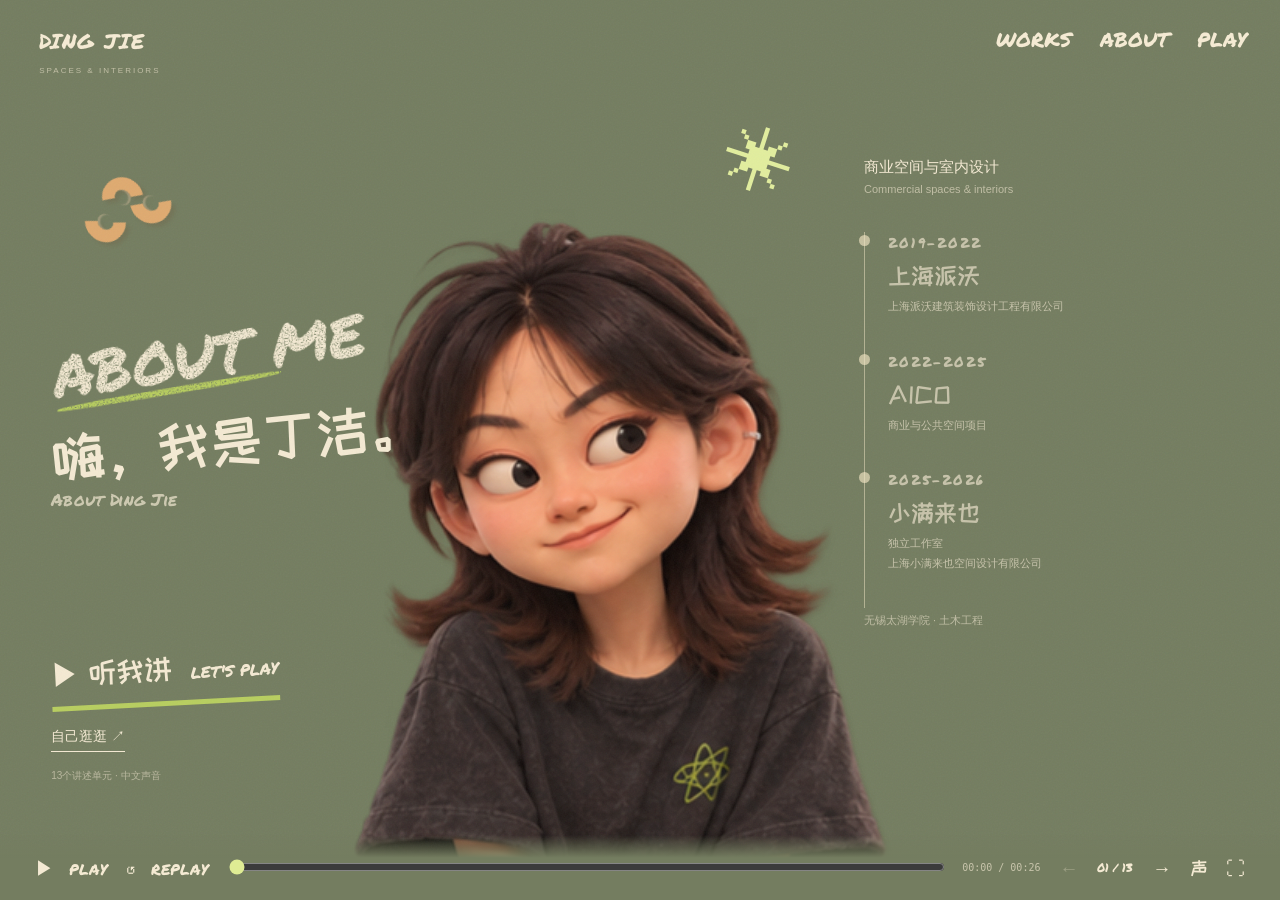
<file: show/classic.html>
<!doctype html>
<html lang="zh-CN">
<head>
  <meta charset="utf-8">
  <meta name="viewport" content="width=device-width,initial-scale=1">
  <meta name="description" content="丁洁的商业空间与室内设计作品集。听我讲，也可以自己逛。">
  <title>丁洁 · 空间有戏 / Spaces in Play</title>
  <link rel="icon" href="data:,">
  <link rel="stylesheet" href="stage.css">
</head>
<body data-kind="about">
  <svg class="definitions" aria-hidden="true"><defs><filter id="chalk"><feTurbulence type="fractalNoise" baseFrequency=".64" numOctaves="3" seed="7" result="grain"/><feColorMatrix in="grain" type="matrix" values="0 0 0 0 1 0 0 0 0 1 0 0 0 0 1 0 0 0 3 -.55" result="mask"/><feComposite in="SourceGraphic" in2="mask" operator="in"/></filter></defs></svg>
  <div class="grain" aria-hidden="true"></div>
  <header>
    <button class="brand" id="home">DING JIE<span>SPACES & INTERIORS</span></button>
    <nav aria-label="主导航"><button id="works">WORKS<span>作品</span></button><button id="about">ABOUT<span>关于我</span></button><button id="navPlay">PLAY<span>听我讲</span></button></nav>
  </header>
  <main id="stage">
    <div class="headline"><p id="chapterTag"></p><h1 id="chapterTitle">ABOUT ME</h1><h2 id="subtitle">嗨，我是丁洁。</h2><p id="englishTitle"></p></div>
    <div class="clay-ribbon" aria-hidden="true"><i></i><b></b><em></em></div>
    <div id="paper" class="paper" hidden>
      <div class="clay-dots" aria-hidden="true"><i></i><i></i><i></i></div>
      <div id="artwork" class="artwork"></div>
      <p id="sourceNote" class="source-note"></p>
    </div>
    <aside id="resume" class="resume">
      <p class="intro">商业空间与室内设计<span>Commercial spaces & interiors</span></p>
      <ol><li><time>2019–2022</time><h3>上海派沃</h3><p>上海派沃建筑装饰设计工程有限公司</p></li><li><time>2022–2025</time><h3>AICO</h3><p>商业与公共空间项目</p></li><li><time>2025–2026</time><h3>小满来也</h3><p>独立工作室<br>上海小满来也空间设计有限公司</p></li></ol>
      <p class="education">无锡太湖学院 · 土木工程</p>
    </aside>
    <div id="actor" class="actor"><canvas id="cast" aria-label="丁洁的粘土卡通讲解角色"></canvas><img id="fallback" src="assets/character.png" alt="丁洁的卡通形象"></div>
    <div id="scribble" class="scribble" aria-hidden="true">✳</div>
    <div id="actionLabel" class="action-label" aria-hidden="true"></div>
    <div id="outro" class="outro" hidden><p>让想法进入空间，<br>把关系想清楚。</p><a href="mailto:1161337508@qq.com">1161337508@qq.com ↗</a><a href="assets/portfolio.pdf" download="丁洁_作品集.pdf">完整作品集 PDF ↓</a></div>
    <div id="welcome" class="welcome"><button id="start">▶ 听我讲<span>LET'S PLAY</span></button><button id="browse">自己逛逛 ↗</button><small>13个讲述单元 · 中文声音</small></div>
    <p id="caption" class="caption"></p>
  </main>
  <footer>
    <button id="play" aria-label="播放或暂停">▶ <span>PLAY</span></button>
    <button id="replay" aria-label="重播本页">↺ <span>REPLAY</span></button>
    <label class="seek-wrap"><span class="sr-only">本页播放进度</span><input id="seek" type="range" min="0" max="100" step="0.05" value="0"></label>
    <span id="clock">00:00 / 00:00</span>
    <button id="prev" aria-label="上一页">←</button><span id="pageNumber">01 / 13</span><button id="next" aria-label="下一页">→</button>
    <button id="mute" aria-label="关闭声音" aria-pressed="false">声</button><button id="full" aria-label="进入全屏">⛶</button>
  </footer>
  <p id="notice" role="status" class="notice" hidden></p>
  <dialog id="chapters"><button class="close" aria-label="关闭作品目录">×</button><h2>随便逛逛。</h2><p>选一个空间，也可以从头听我讲。</p><ol id="chapterList"></ol><a href="assets/portfolio.pdf" download>完整作品集 PDF ↓</a></dialog>
  <dialog id="lightbox"><button class="close" aria-label="关闭大图">×</button><img id="largeImage" alt="作品图面放大"><p id="largeLabel"></p></dialog>
  <audio id="voice" preload="metadata"></audio>
  <script src="content.js"></script><script src="stage.js"></script>
</body>
</html>
</file>
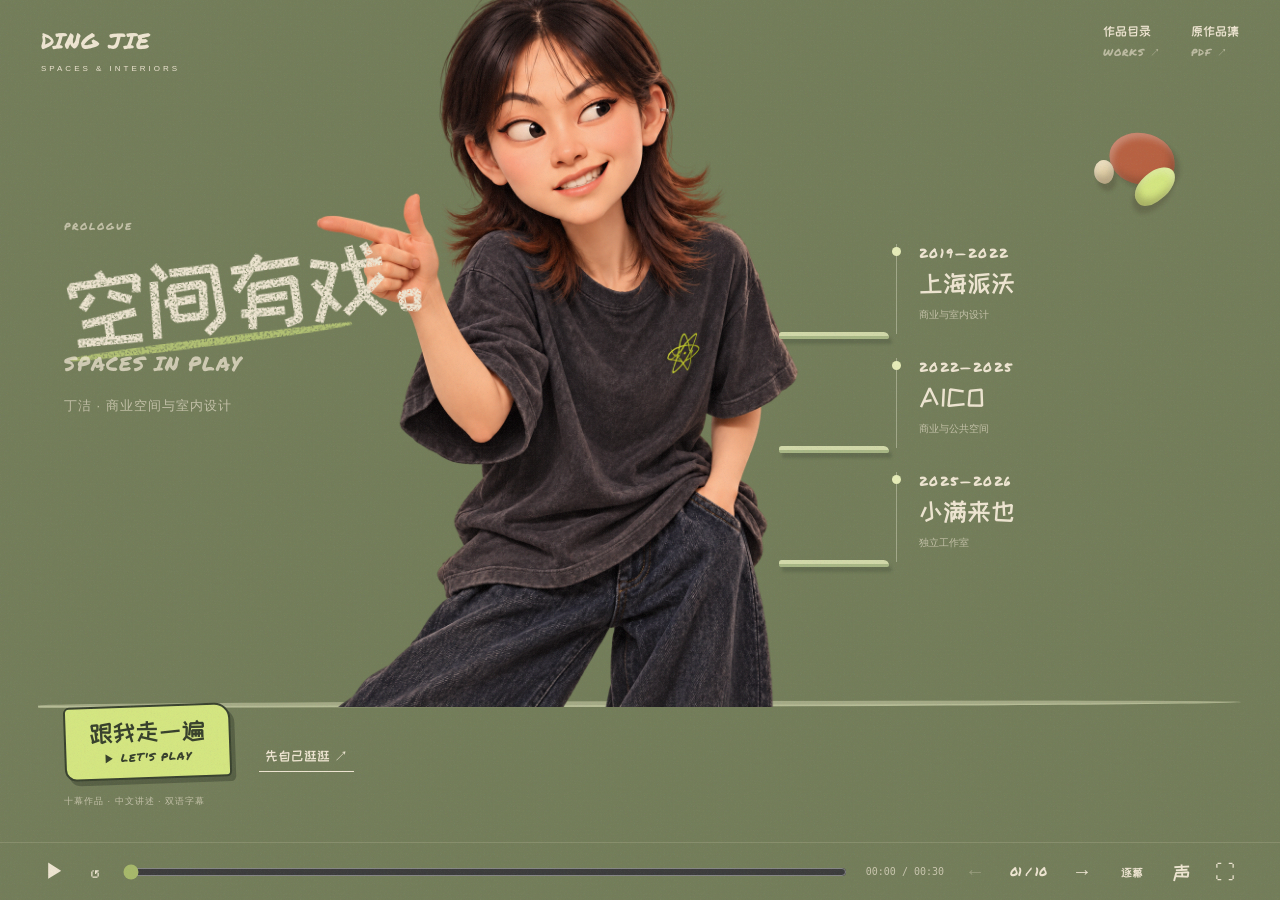
<file: theatre/classic-v1.html>
<!doctype html>
<html lang="zh-CN">
<head><meta charset="utf-8"><meta name="viewport" content="width=device-width,initial-scale=1"><meta name="description" content="跟着丁洁，走进商业空间与室内设计。十幕有声作品集：形体、关系与体验。"><title>丁洁 · 空间有戏 / Spaces in Play</title><link rel="icon" href="data:,"><link rel="stylesheet" href="style.css"></head>
<body data-theme="olive" data-kind="opening">
<svg class="defs" aria-hidden="true"><defs><filter id="drybrush"><feTurbulence type="fractalNoise" baseFrequency=".48" numOctaves="3" seed="13" result="n"/><feColorMatrix in="n" type="matrix" values="0 0 0 0 1 0 0 0 0 1 0 0 0 0 1 0 0 0 3.5 -.75" result="m"/><feComposite in="SourceGraphic" in2="m" operator="in"/></filter></defs></svg>
<header><button id="home" class="brand">DING JIE<span>SPACES & INTERIORS</span></button><nav aria-label="主导航"><button id="directory">作品目录 <span>WORKS ↗</span></button><a href="assets/portfolio.pdf" target="_blank" rel="noopener">原作品集 <span>PDF ↗</span></a></nav></header>
<main id="world" aria-label="作品集演讲舞台">
 <div class="headline"><p id="chapter"></p><h1 id="title">空间有戏。</h1><p id="english" class="english">SPACES IN PLAY</p><p id="project"></p></div>
 <div id="clay" class="clay" aria-hidden="true"><i></i><i></i><i></i></div>
 <div id="poster"><img src="assets/character.png" alt="丁洁已确认的粘土卡通形象"></div>
 <aside id="career" aria-label="职业经历"><div><small>2019—2022</small><strong>上海派沃</strong><span>商业与室内设计</span><i class="ledge"></i></div><div><small>2022—2025</small><strong>AICO</strong><span>商业与公共空间</span><i class="ledge"></i></div><div><small>2025—2026</small><strong>小满来也</strong><span>独立工作室</span><i class="ledge"></i></div></aside>
 <div id="materials" aria-live="off"></div>
 <aside id="margin"><p id="question"></p><div id="beatIndex" aria-label="本幕讲述段落"></div><button id="evidence">展开图纸与我的参与 ↗</button></aside>
 <div id="ending" hidden><a class="contact" href="mailto:1161337508@qq.com">LET'S TALK ↗<span>1161337508@qq.com</span></a><a href="assets/portfolio.pdf" download="丁洁_作品集.pdf">把完整作品集带走 ↓</a></div>
 <p id="note" class="note"></p><div id="ground" aria-hidden="true"></div>
 <div id="performer" hidden aria-label="丁洁的动画讲解替身"><div class="shadow"></div><canvas id="actor" width="300" height="570"></canvas></div>
 <div id="welcome"><button id="start">跟我走一遍 <span>▶ LET'S PLAY</span></button><button id="browse">先自己逛逛 ↗</button><p>十幕作品 · 中文讲述 · 双语字幕</p></div>
 <section id="subtitles" aria-label="讲解字幕" hidden><p id="caption"></p><p id="translation" lang="en"></p></section>
</main>
<footer><button id="play" aria-label="开始播放">▶</button><button id="replay" aria-label="重播本幕">↺</button><label class="progress"><span class="sr">本幕进度</span><input id="seek" type="range" min="0" max="100" step=".01" value="0"></label><span id="clock">00:00</span><button id="prev" aria-label="上一幕">←</button><button id="chapterButton" aria-label="打开目录">01 / 10</button><button id="next" aria-label="下一幕">→</button><button id="flow" aria-pressed="false">逐幕</button><button id="mute" aria-label="关闭声音" aria-pressed="false">声</button><button id="full" aria-label="全屏观看">⛶</button></footer>
<p id="status" role="status" hidden></p>
<dialog id="catalog"><button class="close" aria-label="关闭目录">×</button><p class="eyebrow">A WALK THROUGH THE WORK</p><h2>想从哪里开始？</h2><p>形体 → 关系 → 体验。跟着我走，也可以自由看。</p><ol id="sceneList"></ol></dialog>
<dialog id="details"><button class="close" aria-label="关闭图纸册">×</button><p class="eyebrow">PROJECT NOTEBOOK</p><h2 id="detailTitle"></h2><p id="detailScope"></p><div id="gallery"></div></dialog>
<dialog id="lightbox"><button class="close" aria-label="关闭原图">×</button><img id="large" alt=""><p id="largeLabel"></p><button id="backGallery">回到图纸册 ↗</button></dialog>
<audio id="voice" preload="metadata"></audio><script src="story.js"></script><script src="performer.js"></script><script src="app.js"></script>
</body></html>
</file>
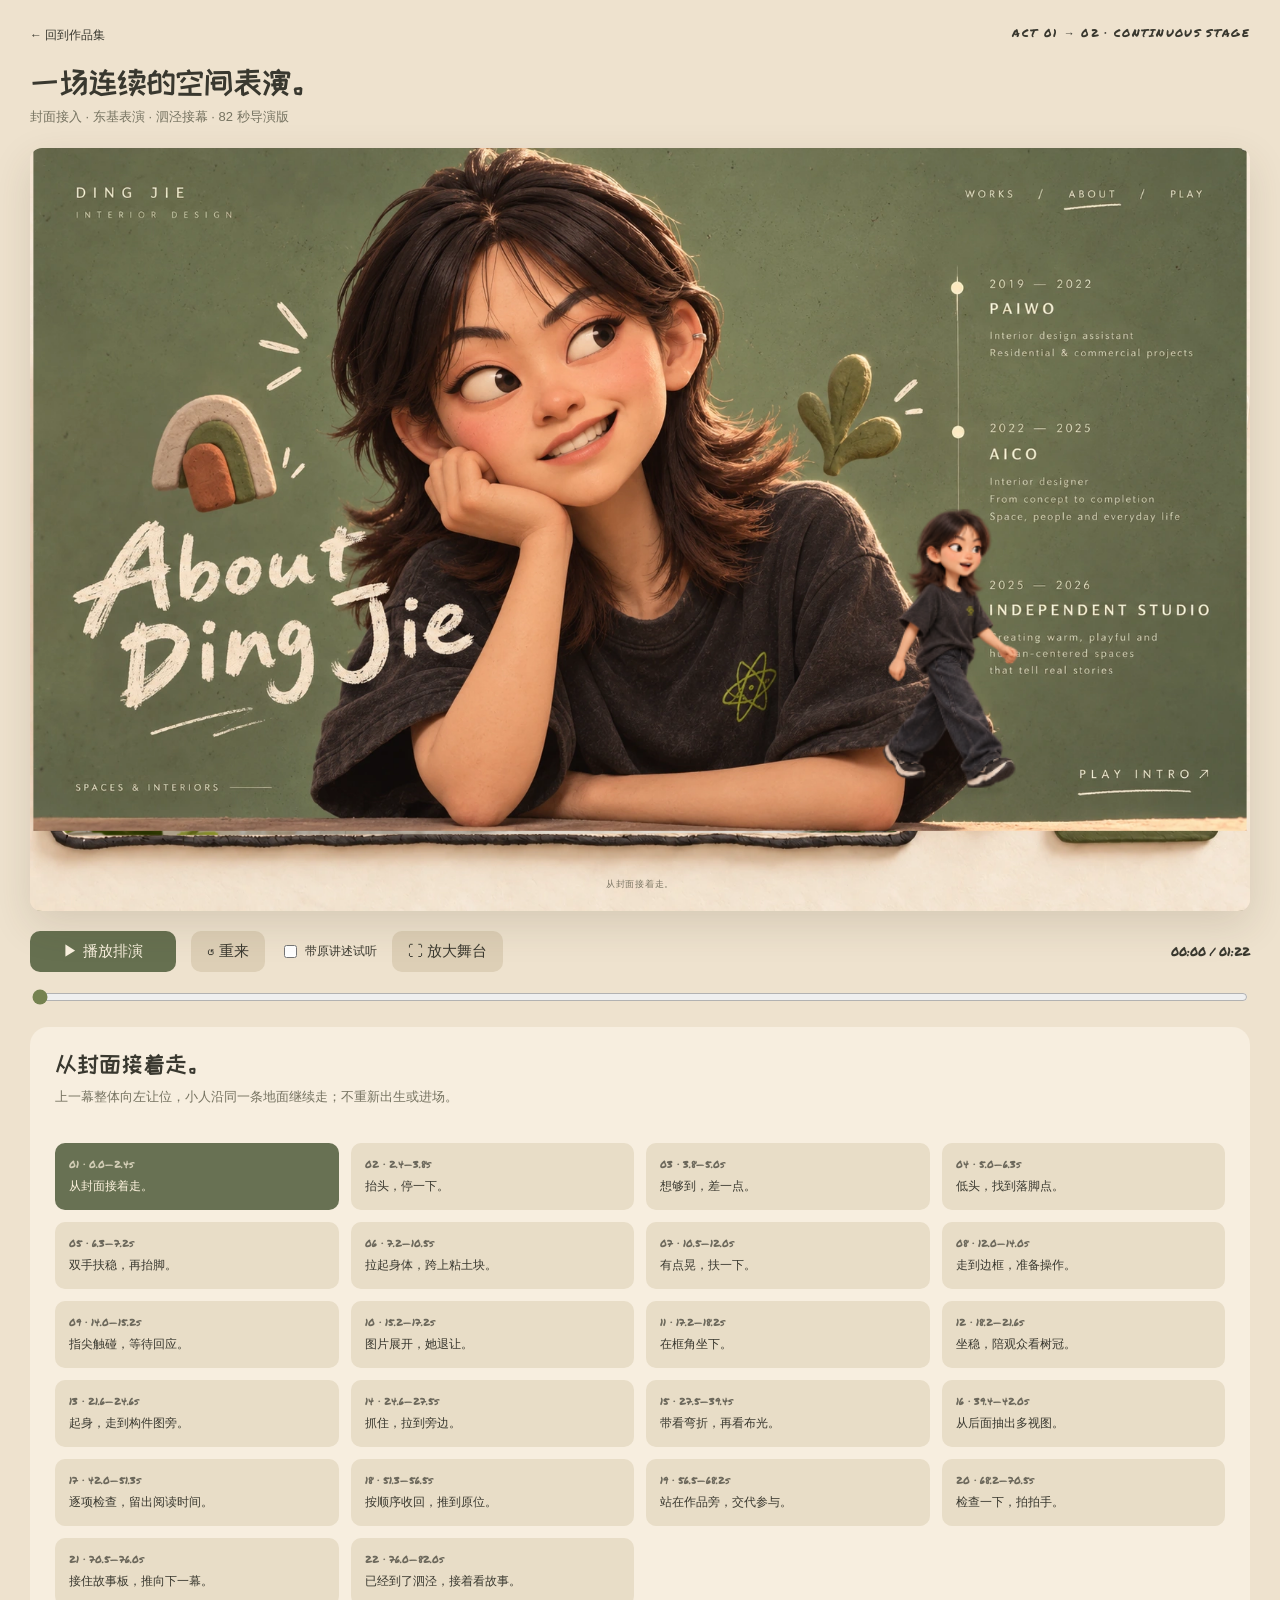
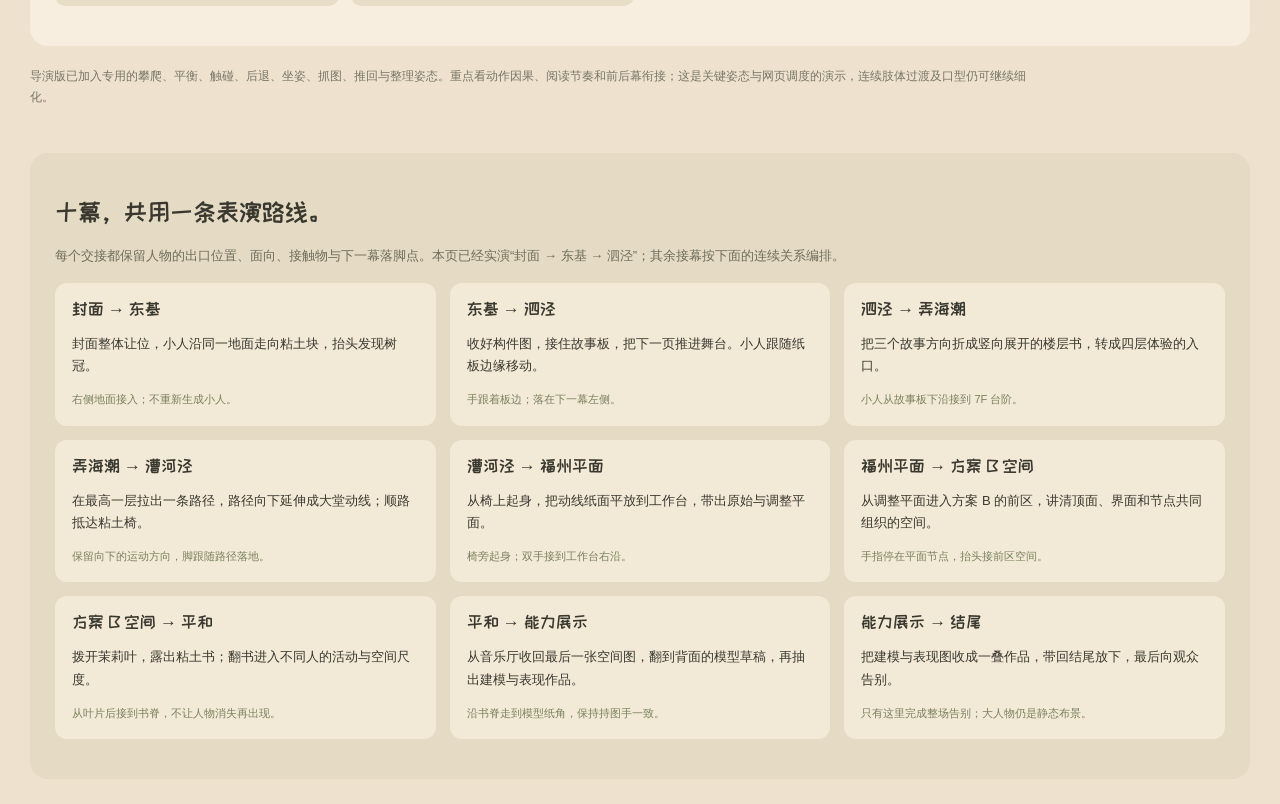
<file: theatre/director-dongji.html>
<!doctype html><html lang="zh-CN"><head><meta charset="utf-8"><meta name="viewport" content="width=device-width,initial-scale=1"><title>东基 → 泗泾 · 连续舞台导演版</title><link rel="icon" href="data:,"><link rel="stylesheet" href="rehearsal-dongji.css?v=route-size-feather-20261014"><link rel="stylesheet" href="director-dongji.css?v=director-20261014"></head><body>
<header class="intro"><a href="./?v=bd38665#scene-2">← 回到作品集</a><span>ACT 01 → 02 · CONTINUOUS STAGE</span><h1>一场连续的空间表演。</h1><p>封面接入 · 东基表演 · 泗泾接幕 · 82 秒导演版</p></header>
<main><div id="preview"><div id="surface"><iframe id="set" src="./?v=bd38665#scene-2" title="东基静态舞台"></iframe><img id="openingSet" src="assets/design-v5/cover-approved.webp" alt="封面作为上一幕的整体布景"><iframe id="nextSet" src="./?v=bd38665#scene-3" title="泗泾下一幕舞台"></iframe><svg id="attention" viewBox="0 0 1440 900" aria-hidden="true"><path id="attentionPath"/></svg><div id="shade"></div><div id="bigCard" class="prop"><img class="photo edgeHaze" src="assets/work-2.webp" alt="" aria-hidden="true"><img class="photo" src="assets/work-2.webp" alt="东基主中庭方案"></div><div id="detailCard" class="prop paper"><img class="photo edgeHaze" src="assets/work-5.webp" alt="" aria-hidden="true"><img class="photo" src="assets/work-5.webp" alt="格栅与灯光单元研究"></div><div id="viewsCard" class="prop paper"><img class="photo edgeHaze" src="assets/work-3.webp" alt="" aria-hidden="true"><img class="photo" src="assets/work-3.webp" alt="顶视、底视、立面与卷帘协调"></div><div id="contactDot"></div><div id="footShadow"></div><canvas id="smallActor" width="320" height="480" aria-label="独立的小比例数字人"></canvas><div id="stageCaption"><p id="subtitle"></p><small id="stageDirection"></small></div></div></div>
<section class="transport" aria-label="排演控制"><button id="play" disabled>正在准备舞台…</button><button id="restart">↺ 重来</button><label><input id="sound" type="checkbox">带原讲述试听</label><button id="fullscreen">⛶ 放大舞台</button><span id="clock">00:00 / 01:22</span><input id="seek" type="range" min="0" max="82" step="0.05" value="0" aria-label="排演进度"></section>
<section class="script"><div class="scriptHeading"><h2 id="phaseTitle">进场，先观察落脚点。</h2><p id="phaseDescription"></p></div><ol id="beats"></ol></section><p class="note">导演版已加入专用的攀爬、平衡、触碰、后退、坐姿、抓图、推回与整理姿态。重点看动作因果、阅读节奏和前后幕衔接；这是关键姿态与网页调度的演示，连续肢体过渡及口型仍可继续细化。</p><section class="continuity"><h2>十幕，共用一条表演路线。</h2><p>每个交接都保留人物的出口位置、面向、接触物与下一幕落脚点。本页已经实演“封面 → 东基 → 泗泾”；其余接幕按下面的连续关系编排。</p><ol id="handoffs"></ol></section></main>
<audio id="voice" preload="auto" src="assets/scene-1-v2.mp3"></audio><script src="story-v2.js?v=route-size-feather-20261014"></script><script src="continuity-plan.js?v=director-20261014"></script><script src="director-dongji-motion.js?v=director-20261014"></script><script src="director-dongji.js?v=director-20261014"></script></body></html>
</file>
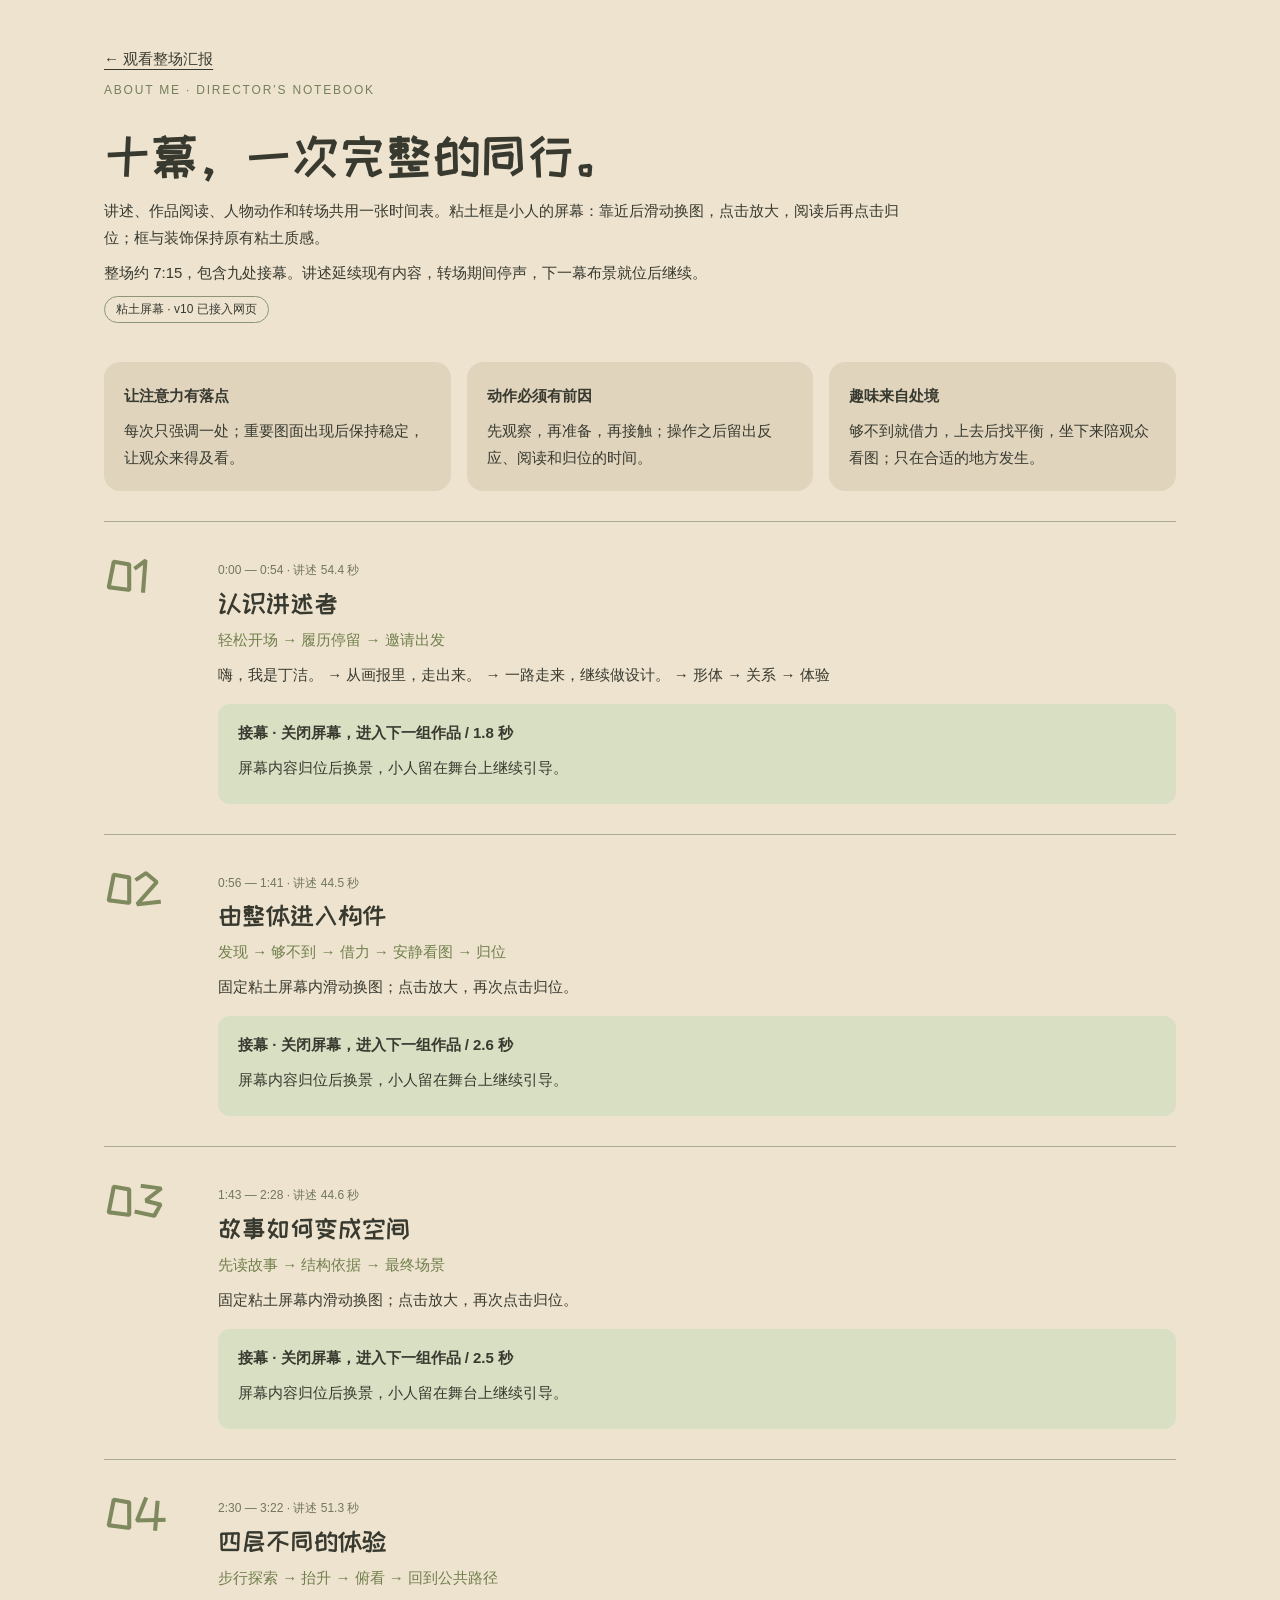
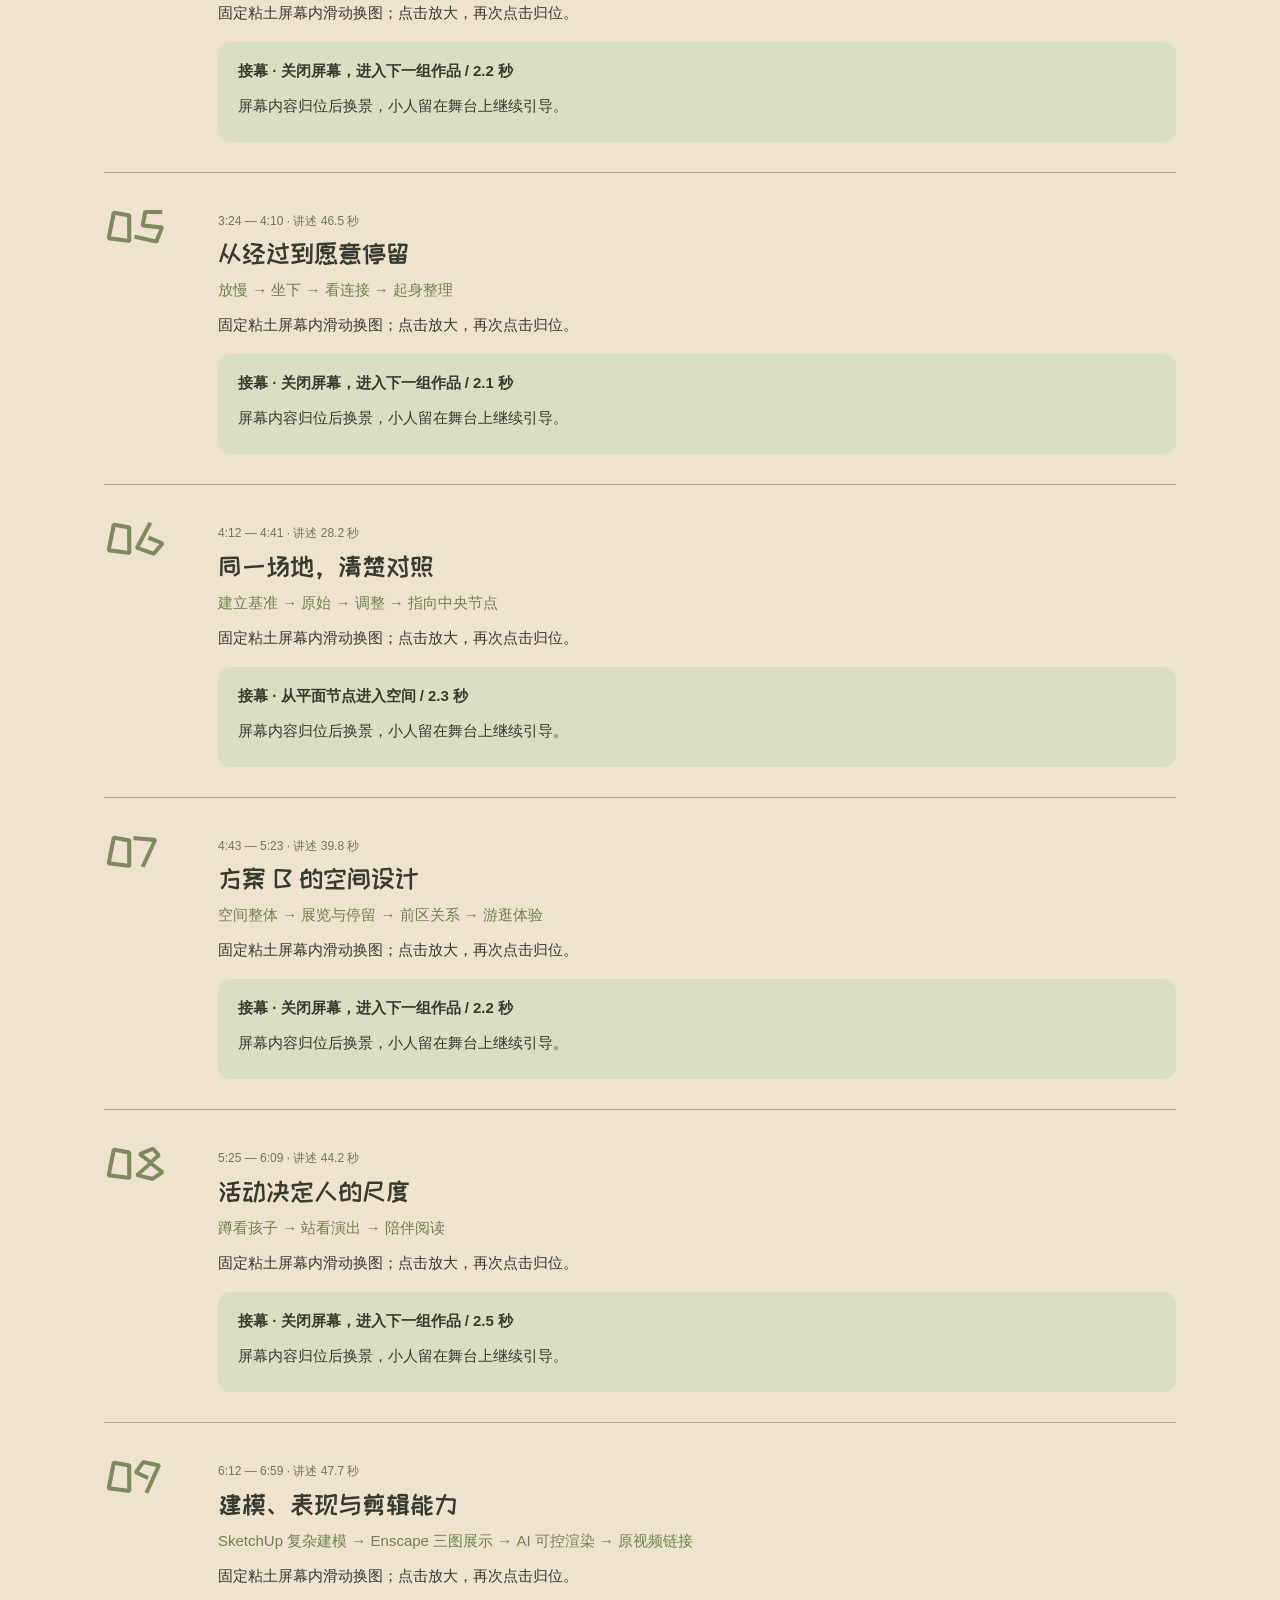
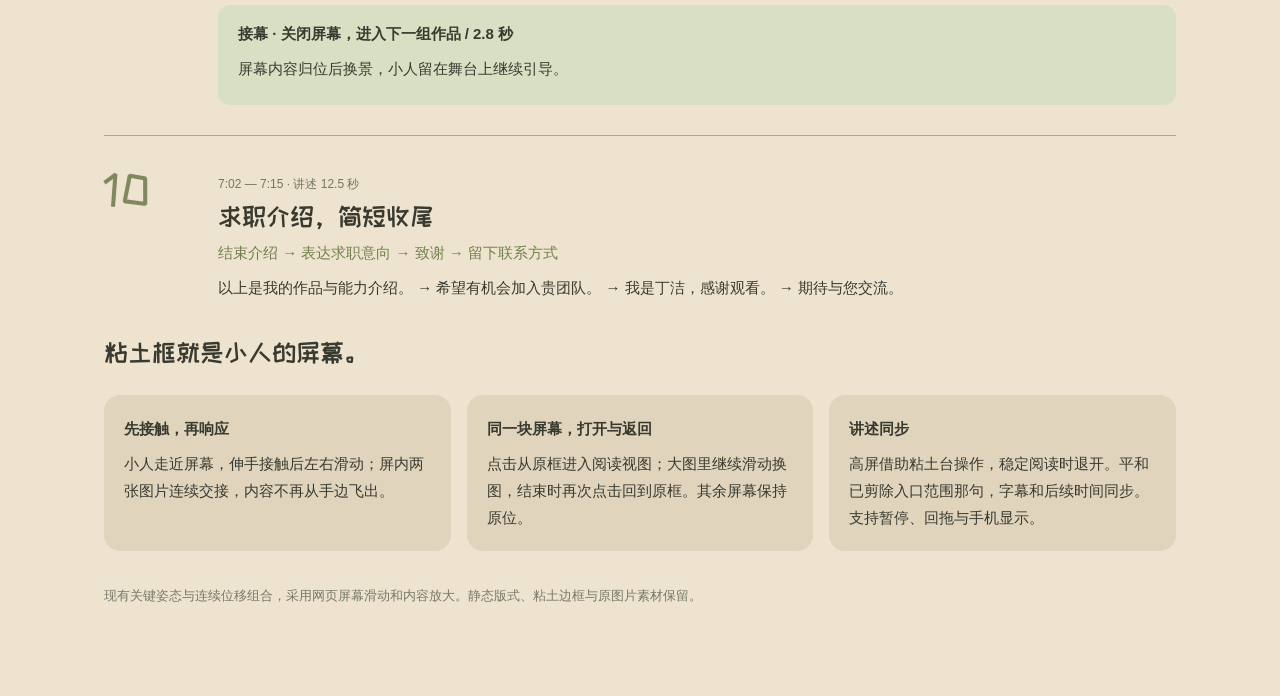
<file: theatre/director-notebook.html>
<!doctype html><html lang="zh-CN"><head><meta charset="utf-8"><meta name="viewport" content="width=device-width,initial-scale=1"><link rel="icon" href="data:,"><title>ABOUT ME · 全本导演编排</title><style>@font-face{font-family:Clay;src:url('assets/kuaile.ttf')}*{box-sizing:border-box}body{margin:0;background:#eee3cf;color:#383a30;font:15px/1.8 Arial,'Microsoft YaHei',sans-serif}main{max-width:1120px;margin:auto;padding:45px 24px 80px}a{color:inherit;text-underline-offset:5px}h1{font:clamp(30px,4vw,52px) Clay;margin:28px 0 16px}h2{font:26px Clay;margin:0 0 10px}p{margin:8px 0}.intro{max-width:810px}.tag{font-size:12px;letter-spacing:.15em;color:#75805c}.principles,.steps{display:grid;grid-template-columns:repeat(3,1fr);gap:16px;margin:30px 0}.principles>div,.steps>div{background:#e0d4bd;border-radius:16px;padding:20px}.principles strong,.steps strong{display:block;margin-bottom:8px}.scene{display:grid;grid-template-columns:90px 1fr;gap:24px;padding:30px 0;border-top:1px solid #a9ad8d}.num{font:45px Clay;color:#7f895e}.time{font-size:12px;color:#73765f}.tempo{color:#71804d}.handoff{margin-top:16px;padding:15px 20px;background:#d9dfc3;border-radius:12px}.handoff strong{display:block}small{color:#777869}.badge{display:inline-block;border:1px solid #8d9674;border-radius:20px;padding:2px 11px;font-size:12px;margin-bottom:9px}@media(max-width:650px){.principles,.steps{grid-template-columns:1fr}.scene{grid-template-columns:45px 1fr;gap:12px}.num{font-size:30px}main{padding-top:24px}}</style></head><body><main><a href="./?v=screen-20261014">← 观看整场汇报</a><div class="intro"><p class="tag">ABOUT ME · DIRECTOR’S NOTEBOOK</p><h1>十幕，一次完整的同行。</h1><p>讲述、作品阅读、人物动作和转场共用一张时间表。粘土框是小人的屏幕：靠近后滑动换图，点击放大，阅读后再点击归位；框与装饰保持原有粘土质感。</p><p id="duration"></p><span class="badge">粘土屏幕 · v10 已接入网页</span></div><div class="principles"><div><strong>让注意力有落点</strong>每次只强调一处；重要图面出现后保持稳定，让观众来得及看。</div><div><strong>动作必须有前因</strong>先观察，再准备，再接触；操作之后留出反应、阅读和归位的时间。</div><div><strong>趣味来自处境</strong>够不到就借力，上去后找平衡，坐下来陪观众看图；只在合适的地方发生。</div></div><div id="scenes"></div><h2>粘土框就是小人的屏幕。</h2><div class="steps"><div><strong>先接触，再响应</strong>小人走近屏幕，伸手接触后左右滑动；屏内两张图片连续交接，内容不再从手边飞出。</div><div><strong>同一块屏幕，打开与返回</strong>点击从原框进入阅读视图；大图里继续滑动换图，结束时再次点击回到原框。其余屏幕保持原位。</div><div><strong>讲述同步</strong>高屏借助粘土台操作，稳定阅读时退开。平和已剪除入口范围那句，字幕和后续时间同步。支持暂停、回拖与手机显示。</div></div><p><small>现有关键姿态与连续位移组合，采用网页屏幕滑动和内容放大。静态版式、粘土边框与原图片素材保留。</small></p></main><script src="story-v6.js?v=screen-20261014"></script><script src="score-v6.js?v=screen-20261014"></script><script src="picture-score-v8.js?v=screen-20261014"></script><script src="director-score-v9.js?v=screen-20261014"></script><script>const fmt=t=>`${Math.floor(Math.round(t)/60)}:${String(Math.round(t)%60).padStart(2,'0')}`;let clock=0;PERFORMANCE_SCORE.forEach((s,i)=>{const el=document.createElement('section');el.className='scene';const n=document.createElement('div');n.className='num';n.textContent=String(i+1).padStart(2,'0');const body=document.createElement('div'),time=document.createElement('p');time.className='time';time.textContent=`${fmt(clock)} — ${fmt(clock+STORY[i].duration)} · 讲述 ${STORY[i].duration.toFixed(1)} 秒`;const title=document.createElement('h2');title.textContent=s.role;const tempo=document.createElement('p');tempo.className='tempo';tempo.textContent=s.tempo;const detail=document.createElement('p');detail.textContent=i>0&&i<9?'固定粘土屏幕内滑动换图；点击放大，再次点击归位。':STORY[i].beats.map(b=>b.note).join(' → ');body.append(time,title,tempo,detail);clock+=STORY[i].duration;const h=PERFORMANCE_HANDOFFS[i];if(h){const div=document.createElement('div'),b=document.createElement('strong'),p=document.createElement('p');div.className='handoff';b.textContent=`接幕 · ${i===5?'从平面节点进入空间':'关闭屏幕，进入下一组作品'} / ${h.duration.toFixed(1)} 秒`;p.textContent='屏幕内容归位后换景，小人留在舞台上继续引导。';div.append(b,p);body.append(div);clock+=h.duration}el.append(n,body);document.getElementById('scenes').append(el)});document.getElementById('duration').textContent=`整场约 ${fmt(clock)}，包含九处接幕。讲述延续现有内容，转场期间停声，下一幕布景就位后继续。`;</script></body></html>
</file>
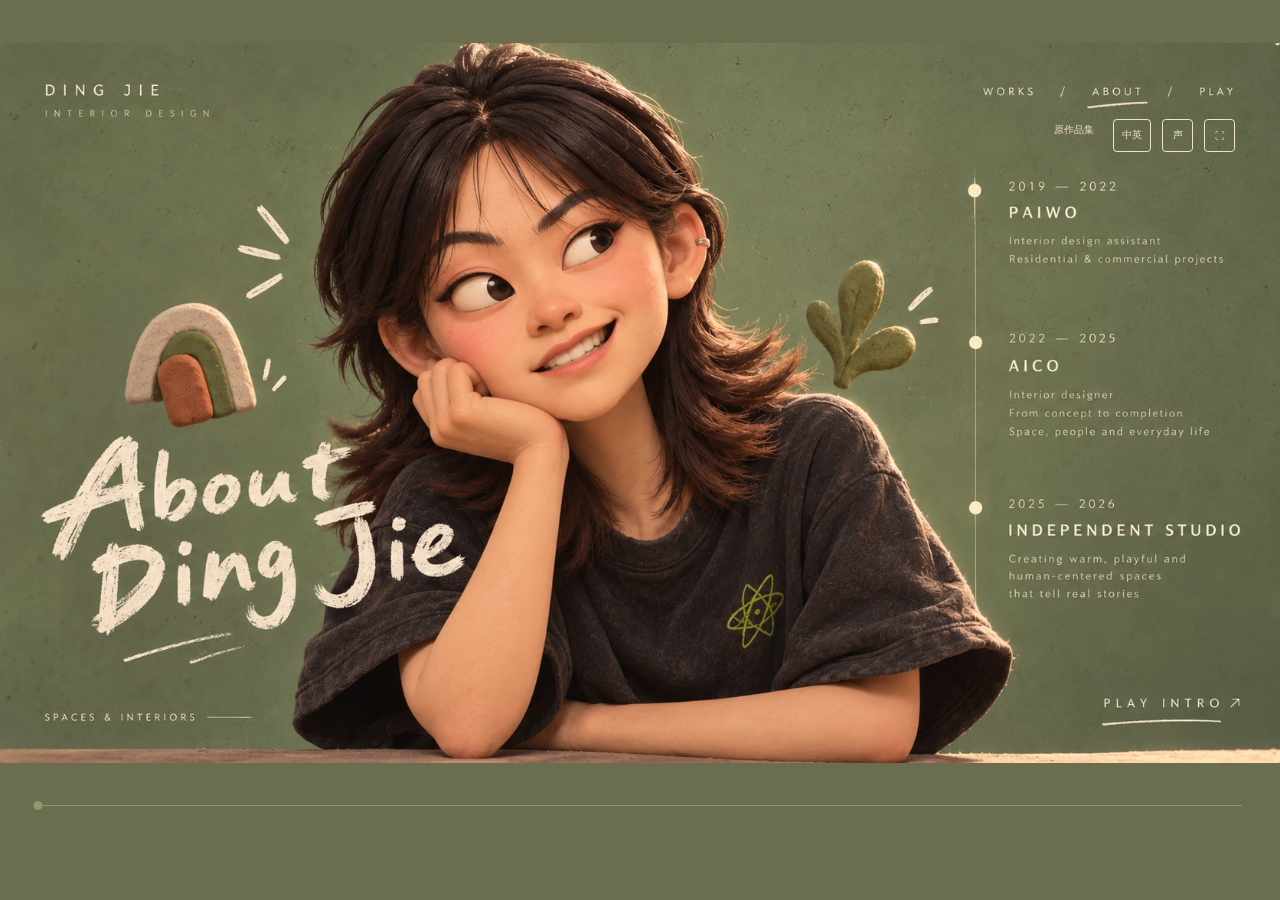
<file: theatre/index-static.html>
<!doctype html><html lang="zh-CN"><head><meta charset="utf-8"><meta name="viewport" content="width=device-width,initial-scale=1"><title>ABOUT ME</title><link rel="icon" href="data:,"><link rel="stylesheet" href="theatre-v5.css?v=contour-v5-20261013"></head><body data-theme="olive" data-page="0">
<svg width="0" height="0" aria-hidden="true" style="position:absolute"><defs id="contourDefs"></defs></svg><main id="world" aria-label="作品集演讲舞台"><div id="stageCanvas"><img id="designPlate" alt="" aria-hidden="true" fetchpriority="high" src="assets/design-v5/cover-approved.webp">
<header><button id="home" class="brand">DING JIE <span>SPACES & INTERIORS</span></button><nav aria-label="主导航"><button id="directory">作品目录 <small>WORKS ↗</small></button><a href="assets/portfolio.pdf" target="_blank" rel="noopener">原作品集 <small>PDF ↗</small></a><button id="language" aria-label="切换字幕语言">中英</button><button id="mute" aria-label="关闭声音" aria-pressed="false">声</button><button id="full" aria-label="全屏观看">⛶</button></nav></header>
<div class="headline"><p id="chapter"></p><h1 id="title">ABOUT ME</h1><p id="english"></p><p id="project"></p></div><img id="mobileClay" src="assets/design-v5/clay-orange-squiggle.webp" alt="" aria-hidden="true"><div id="materials"></div><img id="supportPlate" class="contourPlate" alt="" aria-hidden="true" hidden><img id="foregroundPlate" class="contourPlate" alt="" aria-hidden="true" hidden><div id="labels" aria-hidden="true"></div><img id="clayBook" alt="" src="assets/design-v5/clay-book.webp" hidden>
<div id="poster" role="button" tabindex="0" aria-label="播放或暂停讲述"><img src="assets/design-v5/cover-avatar.webp" alt="丁洁的粘土卡通形象"></div><div id="coverMobile" hidden><h2>About<br>Ding Jie</h2><p>商业空间与室内设计</p><ol><li><small>2019—2022</small>上海派沃</li><li><small>2022—2025</small>AICO</li><li><small>2025—2026</small>小满来也</li></ol></div>
<button id="coverWorks" class="coverHotspot" aria-label="打开作品目录" hidden></button><button id="coverNavPlay" class="coverHotspot" aria-label="开始有声讲述" hidden></button><button id="coverPlay" class="coverHotspot" aria-label="跟我走一遍" hidden></button><div id="clayPortrait" role="button" tabindex="0" aria-label="播放或暂停讲述" hidden><img src="assets/design-v5/closing-avatar.webp" alt="丁洁挥手致意"></div>
<div id="ending" hidden><h2>LET’S TALK ↗</h2><a class="contact" href="mailto:1161337508@qq.com">1161337508@qq.com</a><a href="assets/portfolio.pdf" target="_blank" rel="noopener">把完整作品集带走 ↓</a><p>丁洁 · 小满来也<br>商业空间与室内设计</p></div><div id="welcome"><button id="start">跟我走一遍 <span>▶ PLAY INTRO</span></button><button id="browse">先自己逛逛 ↗</button></div><div id="imageSwitch" aria-label="本幕图纸选择" hidden></div><button id="evidence">项目图纸与我的参与 ↗</button></div>
<div id="ground"><input id="stageProgress" type="range" min="0" max="421.92" step="0.1" value="0" aria-label="整场讲述进度"><span id="progressDot" aria-hidden="true"></span></div></main>
<aside id="captionBar" aria-label="字幕栏"><section id="subtitles" hidden><p id="caption"></p><p id="translation" lang="en"></p></section><div id="pageNav"><button id="previousScene" aria-label="上一幕">←</button><span id="pageNumber">01 / 10</span><button id="nextScene" aria-label="下一幕">→</button></div><button id="playToggle" aria-label="播放讲述">▶</button></aside>
<div hidden><div id="performer" role="button" tabindex="-1"></div><p id="question"></p><div id="beatIndex"></div><p id="note"></p></div><p id="status" role="status" hidden></p>
<dialog id="catalog"><button class="close" aria-label="关闭目录">×</button><p class="eyebrow">A WALK THROUGH THE WORK</p><h2>想从哪里开始？</h2><p>十幕作品 · 中文讲述 · 双语字幕</p><ol id="sceneList"></ol></dialog><dialog id="details"><button class="close" aria-label="关闭图纸册">×</button><p class="eyebrow">PROJECT NOTEBOOK</p><h2 id="detailTitle"></h2><p id="detailScope"></p><div id="gallery"></div></dialog><dialog id="lightbox"><button class="close" aria-label="关闭原图">×</button><img id="large" alt=""><p id="largeLabel"></p><button id="backGallery">回到图纸册 ↗</button></dialog>
<audio id="voice" preload="auto"></audio><script src="story-v2.js?v=contour-v5-20261013"></script><script src="layouts-v5.js?v=contour-v5-20261013"></script><script src="contours-v5.js?v=contour-v5-20261013"></script><script src="director-v5.js?v=contour-v5-20261013"></script><script src="app-v5.js?v=contour-v5-20261013"></script></body></html>
</file>
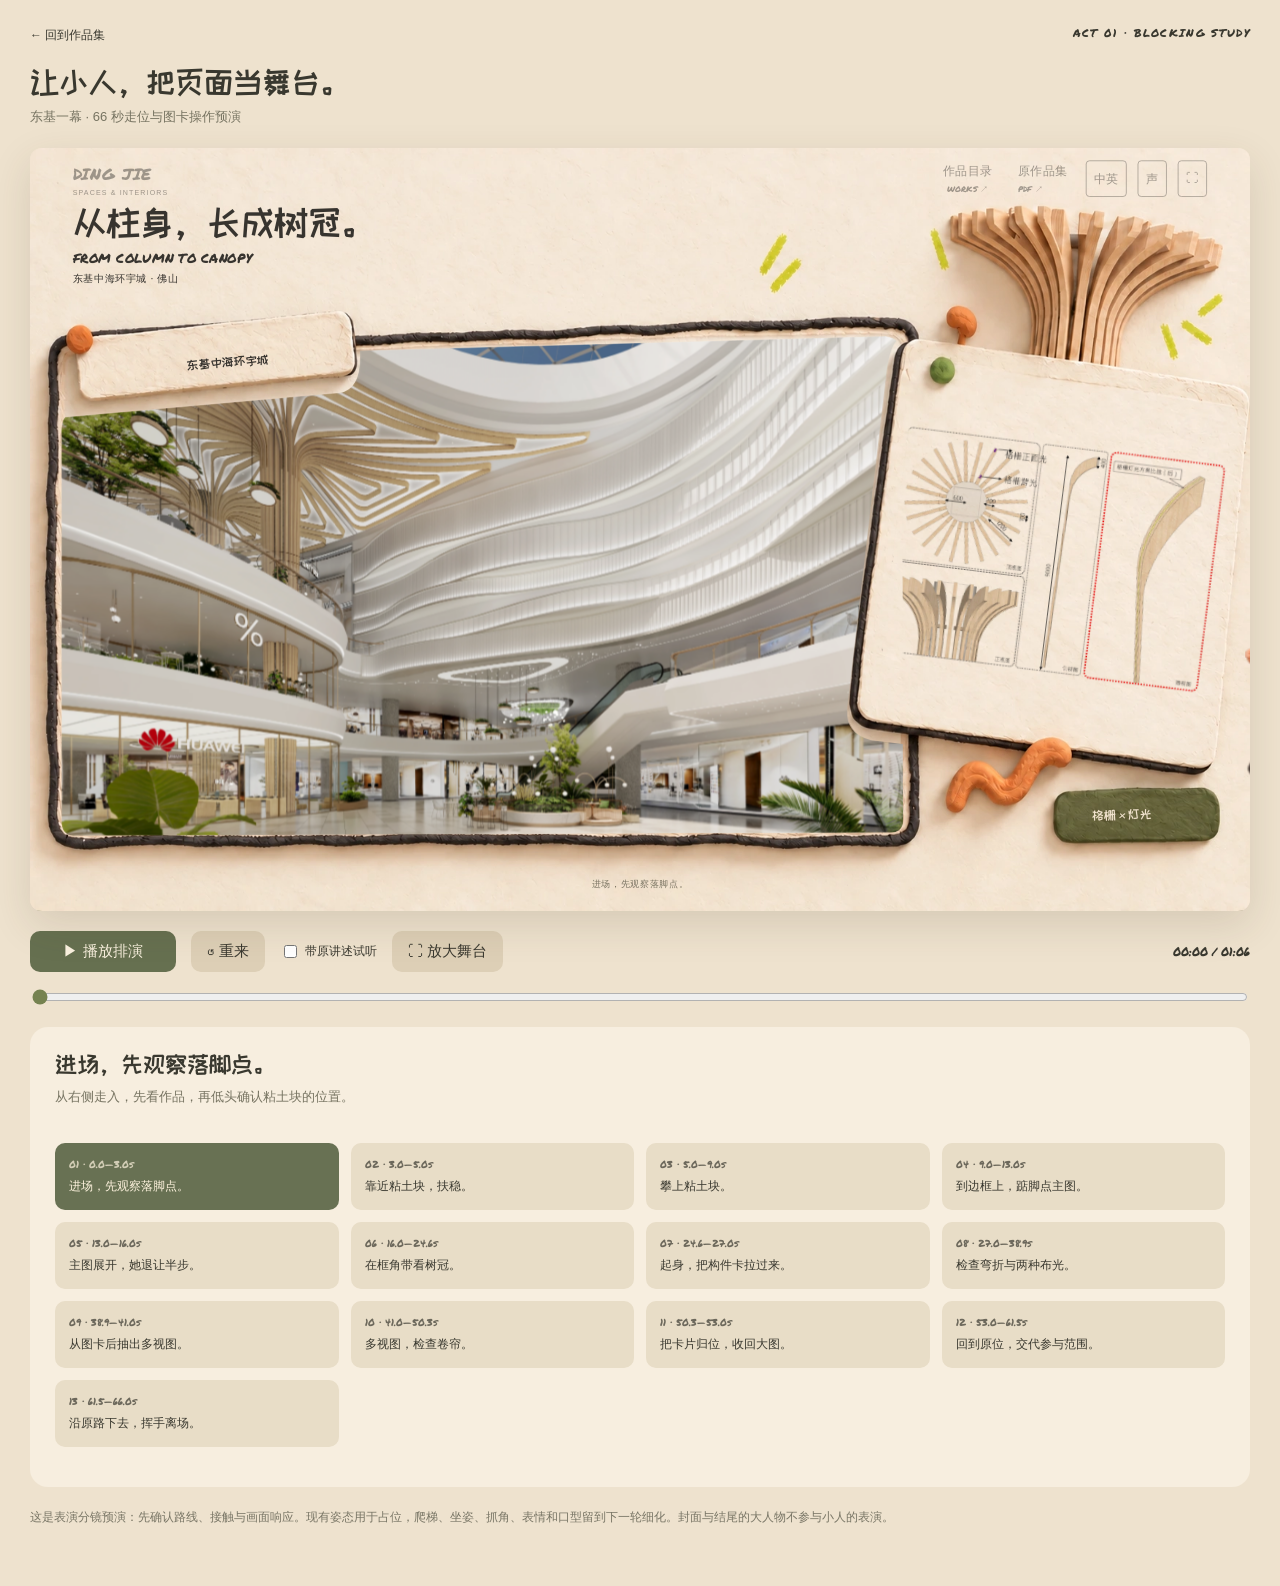
<file: theatre/rehearsal-dongji.html>
<!doctype html><html lang="zh-CN"><head><meta charset="utf-8"><meta name="viewport" content="width=device-width,initial-scale=1"><title>东基 · 小人舞台排演</title><link rel="icon" href="data:,"><link rel="stylesheet" href="rehearsal-dongji.css?v=route-size-feather-20261014"></head><body>
<header class="intro"><a href="./?v=bd38665#scene-2">← 回到作品集</a><span>ACT 01 · BLOCKING STUDY</span><h1>让小人，把页面当舞台。</h1><p>东基一幕 · 66 秒走位与图卡操作预演</p></header>
<main><div id="preview"><div id="surface"><iframe id="set" src="./?v=bd38665#scene-2" title="东基静态舞台"></iframe><div id="shade"></div><div id="bigCard" class="prop"><img class="photo edgeHaze" src="assets/work-2.webp" alt="" aria-hidden="true"><img class="photo" src="assets/work-2.webp" alt="东基主中庭方案"></div><div id="detailCard" class="prop paper"><img class="photo edgeHaze" src="assets/work-5.webp" alt="" aria-hidden="true"><img class="photo" src="assets/work-5.webp" alt="格栅与灯光单元研究"></div><div id="viewsCard" class="prop paper"><img class="photo edgeHaze" src="assets/work-3.webp" alt="" aria-hidden="true"><img class="photo" src="assets/work-3.webp" alt="顶视、底视、立面与卷帘协调"></div><div id="contactDot"></div><div id="footShadow"></div><canvas id="smallActor" width="240" height="280" aria-label="独立的小比例数字人"></canvas><div id="stageCaption"><p id="subtitle"></p><small id="stageDirection"></small></div></div></div>
<section class="transport" aria-label="排演控制"><button id="play" disabled>正在准备舞台…</button><button id="restart">↺ 重来</button><label><input id="sound" type="checkbox">带原讲述试听</label><button id="fullscreen">⛶ 放大舞台</button><span id="clock">00:00 / 01:06</span><input id="seek" type="range" min="0" max="66" step="0.05" value="0" aria-label="排演进度"></section>
<section class="script"><div class="scriptHeading"><h2 id="phaseTitle">进场，先观察落脚点。</h2><p id="phaseDescription"></p></div><ol id="beats"></ol></section><p class="note">这是表演分镜预演：先确认路线、接触与画面响应。现有姿态用于占位，爬梯、坐姿、抓角、表情和口型留到下一轮细化。封面与结尾的大人物不参与小人的表演。</p></main>
<audio id="voice" preload="auto" src="assets/scene-1-v2.mp3"></audio><script src="story-v2.js?v=route-size-feather-20261014"></script><script src="rehearsal-dongji.js?v=route-size-feather-20261014"></script></body></html>
</file>
<file: style.css>
*{box-sizing:border-box}html{scroll-behavior:smooth}body{margin:0;background:#777d61;color:#f8f1de;font-family:"Microsoft YaHei","PingFang SC",system-ui,sans-serif;transition:background .8s,color .8s}button,a,input{-webkit-tap-highlight-color:transparent}button{font:inherit;cursor:pointer;color:inherit}button:focus-visible,a:focus-visible,input:focus-visible{outline:3px solid #caed54;outline-offset:5px}button{border:0;background:none}a{color:inherit;text-decoration:none}.grain{position:fixed;inset:0;pointer-events:none;z-index:50;opacity:.1;background-image:url("data:image/svg+xml,%3Csvg viewBox='0 0 180 180' xmlns='http://www.w3.org/2000/svg'%3E%3Cfilter id='n'%3E%3CfeTurbulence type='fractalNoise' baseFrequency='.8' numOctaves='3' stitchTiles='stitch'/%3E%3C/filter%3E%3Cpath fill='%23fff' filter='url(%23n)' d='M0 0h180v180H0z'/%3E%3C/svg%3E")}.masthead{height:94px;padding:26px 5vw;display:flex;justify-content:space-between;align-items:center;position:relative;z-index:10}.identity{font-size:24px;font-weight:650;letter-spacing:.12em}.identity span{display:block;font-size:10px;letter-spacing:.22em;margin-top:8px;font-weight:400}nav{display:flex;gap:34px}nav button{font-size:14px;padding:6px 0;position:relative}nav small{display:block;font-size:9px;letter-spacing:.14em;margin-top:5px}nav button.nav-current:after{content:"";position:absolute;bottom:-5px;left:0;width:100%;height:2px;background:currentColor;transform:rotate(-3deg)}#stage{min-height:650px;height:calc(100svh - 182px);max-height:950px;position:relative;margin:0 5vw;isolation:isolate}.scene-caption{display:flex;gap:20px;font-size:10px;letter-spacing:.18em;padding-top:10px;position:relative;z-index:4}.scene{position:absolute;inset:0;z-index:2}.scene:not(.active){display:none}.intro-copy{position:relative;z-index:4;padding-top:70px;max-width:54%}.eyebrow{font-size:13px;letter-spacing:.2em;margin:0 0 16px}.eyebrow span{display:block;font-size:10px;margin-top:10px;letter-spacing:.22em}h1{font-size:clamp(70px,8.2vw,135px);line-height:1.05;letter-spacing:-.055em;margin:15px 0 0;font-weight:850}.play-word{display:block;color:#d2ee72}.play-word em{display:inline-block;font-style:normal;font-weight:400;margin-left:15px;transform:rotate(8deg)}.handwritten{font-family:Georgia,serif;font-style:italic;font-size:clamp(26px,3vw,47px);margin:12px 0 24px;transform:rotate(-3deg)}.intro-description{font-size:16px;line-height:1.8}.intro-description span{font-size:12px;opacity:.8}.start-button{padding:15px 25px;background:#e0f190;color:#333729;border-radius:3px;transform:rotate(-2deg);margin-top:12px;font-weight:700;box-shadow:3px 4px 0 #444c39}.start-button small{font-size:10px;margin-left:20px;letter-spacing:.1em}.triangle{font-size:16px;margin-right:13px}.duration-label{font-size:11px;opacity:.75;line-height:1.8;margin-top:16px}.duration-label span{display:block;font-size:10px}.actor{position:absolute;right:-3%;bottom:0;width:clamp(390px,47vw,750px);z-index:3;transition:width .9s,right .9s,transform .9s;pointer-events:none;transform-origin:80% 85%}.actor-pose{position:relative;transform-origin:65% 80%;transition:transform .5s}.actor img{width:100%;display:block}.actor-base{mix-blend-mode:multiply}.actor-mouth{position:absolute;inset:0;clip-path:ellipse(9% 3.3% at 54.5% 28.8%);opacity:0}.actor.speaking .actor-mouth{opacity:1}.actor-spark{position:absolute;font-size:48px;color:#d2ee72}.spark-one{top:17%;right:8%;transform:rotate(14deg)}.spark-two{top:31%;left:12%;font-size:60px;transform:rotate(-12deg)}body:not(.project-mode) .actor-base{mix-blend-mode:normal}body:not(.project-mode) .actor-pose{mask-image:linear-gradient(to bottom,black 88%,transparent 99%)}body:not(.project-mode) .actor{right:1%;bottom:-10%;width:clamp(390px,49vw,770px)}.subtitle{position:absolute;bottom:12px;left:0;right:0;z-index:5;text-align:center;pointer-events:none;padding:10px 20px;background:linear-gradient(90deg,transparent,rgba(26,30,20,.86) 15%,rgba(26,30,20,.86) 85%,transparent);color:#fff}.subtitle p{margin:0;font-size:16px;line-height:1.6}.subtitle #subtitleEn{font-size:12px;color:#e8e6db;margin-top:4px}.about-copy{width:55%;padding-top:64px}.about-copy h2{font-size:44px;margin:0 0 14px}.about-copy h2 span{display:block;font-family:Georgia,serif;font-style:italic;font-size:27px;font-weight:400;margin-top:7px}.about-copy>p{font-size:13px;line-height:1.8}.about-copy>p span{display:block;font-size:11px;opacity:.75}.career{list-style:none;padding:0 0 0 22px;border-left:1px solid #cbd0b1;margin:28px 0}.career li{position:relative;opacity:.58;transition:opacity .5s,transform .5s;margin:0 0 23px;transform-origin:left}.career li:before{content:"";position:absolute;left:-27px;top:4px;height:9px;width:9px;background:#ece8d6;border-radius:50%}.career li.current{opacity:1;transform:translateX(7px)}.career li.current:before{background:#daf58c;box-shadow:0 0 0 5px #dae99333}.career time{font-size:11px;letter-spacing:.18em}.career h3{font-size:22px;margin:7px 0 3px}.career p{font-size:11px;line-height:1.7;margin:0}.education{font-size:11px!important}.project-mode{background:#f5eddf;color:#302e26}.project-mode .actor{width:clamp(270px,34vw,500px);right:-5%;bottom:32px}.project-mode .actor-pose{transform:rotate(-2deg)}.project-mode .actor-spark{color:#94a83c}.project-heading{padding-top:48px;width:72%}.project-heading .eyebrow{font-size:10px}.project-heading h2{font-size:clamp(28px,3.1vw,48px);margin:0;letter-spacing:-.035em}.project-heading h2 span{display:block;font-family:Georgia,serif;font-style:italic;font-size:20px;font-weight:400;margin-top:4px}.project-heading>p:last-child{font-size:13px;line-height:1.5;margin:13px 0 18px}.project-heading p span{font-size:10px;opacity:.7}.paper-frame{width:74%;background:#fffaf1;border:2px solid #51483a;border-radius:19px 13px 17px 10px;padding:17px 18px 8px;box-shadow:4px 6px 0 #796d4522;transform:rotate(-.5deg)}.paper-dots{display:flex;gap:7px;margin-bottom:8px}.paper-dots i{width:9px;height:9px;border-radius:50%;background:#cf6e4f}.paper-dots i:nth-child(2){background:#dbad54}.paper-dots i:nth-child(3){background:#8a9d63}.plans{display:grid;grid-template-columns:1fr 1fr;gap:14px}.plan{margin:0;position:relative;transition:opacity .5s,transform .5s;min-width:0}.plan img{width:100%;height:clamp(130px,17vw,250px);object-fit:contain;display:block;mix-blend-mode:multiply}.image-open{display:block;padding:0;width:100%;border-radius:7px}.plan figcaption{margin-top:8px;font-size:10px;letter-spacing:.05em}.plan strong{display:block;font-size:64px;font-family:Georgia,serif;line-height:1.1;margin-top:8px;position:relative;width:max-content}.plan strong small{font-size:11px;font-family:system-ui,sans-serif;margin-left:9px;letter-spacing:0;font-weight:400}.plan-note{font-size:9px;text-align:right;opacity:.7;margin:9px 0 0}.plan-note span{margin-left:8px}.node-ring{position:absolute;border:3px solid #95a940;border-radius:50%;width:14%;height:22%;top:20%;opacity:0;transition:opacity .3s;pointer-events:none}.stage-ring{left:55%;top:21%}.exhibit-ring{left:30%;top:20%}.node-ring span{position:absolute;white-space:nowrap;font-size:9px;top:-28px;left:-10px;background:#dae897;padding:4px 6px}.exhibit-ring span{top:auto;bottom:-24px;left:-20px}#stage[data-scene=original] .revised-plan{opacity:.4}#stage[data-scene=revised] .original-plan{opacity:.35}#stage[data-scene=compare] .revised-plan strong:after,#stage[data-scene=nodes] .revised-plan strong:after{content:"";position:absolute;inset:-7px -12px -4px -13px;border:5px solid #a5b845;border-radius:45% 52% 41% 46%;transform:rotate(-7deg);pointer-events:none}#stage[data-scene=nodes] .node-ring{opacity:1}#stage[data-scene=original] .actor-pose{transform:rotate(-4deg) translateX(-8px)}#stage[data-scene=compare] .actor-pose{transform:rotate(2deg) translateY(-9px)}.end-note{display:none;width:65%;text-align:center;margin-top:17px}.end-note h3{font-size:22px;margin:0 0 5px}.end-note p{font-size:11px;margin:0 0 9px}.end-note button{font-size:11px;text-decoration:underline;text-underline-offset:5px}#stage[data-scene=end] .end-note{display:block}#stage[data-scene=end] .paper-frame{transform:rotate(0deg) scale(.95);transform-origin:left top}.player{height:76px;display:flex;align-items:center;gap:18px;margin:0 5vw;border-top:1px solid #eee8d94d;position:relative;z-index:8}.player button{padding:8px 0;white-space:nowrap;font-size:17px}.player button span{font-size:10px;margin-left:8px;letter-spacing:.07em}.seek-label{flex:1}#seek{width:100%;height:4px;accent-color:#c6de75;cursor:pointer}#clock{font-size:10px;font-variant-numeric:tabular-nums;white-space:nowrap}.project-mode .player{border-top-color:#5d543a33}.project-mode #seek{accent-color:#74843b}.demo-note{margin:0 5vw 20px;font-size:10px;opacity:.8;line-height:1.8}.demo-note summary{cursor:pointer}.demo-note p{max-width:1000px;font-size:11px}.sr-only{position:absolute;width:1px;height:1px;overflow:hidden;clip:rect(0,0,0,0)}dialog{border:0;background:#fffaf1;padding:32px;max-width:94vw;max-height:90vh;border-radius:10px}dialog::backdrop{background:#24231deb}dialog img{max-width:88vw;max-height:78vh;object-fit:contain}#closeImage{position:absolute;top:0;right:8px;color:#222;font-size:29px}
@media(min-width:1650px){.intro-copy{padding-top:85px}.project-heading{padding-top:60px}.paper-frame{margin-top:20px}.career li{margin-bottom:32px}.about-copy{padding-top:85px}}
@media(max-width:950px){.masthead{height:80px}nav{gap:20px}#stage{height:calc(100svh - 164px);min-height:680px}.intro-copy{padding-top:55px;max-width:55%}h1{font-size:82px}.actor{width:55vw!important;right:-8%!important}.about-copy{width:60%;padding-top:55px}.career h3{font-size:20px}.paper-frame{width:78%}.project-heading{width:80%}.project-mode .actor{width:35vw!important;right:-5%!important}.player{gap:12px}.player button span{display:none}.plan strong{font-size:51px}}
@media(max-width:600px){.masthead{height:82px;padding:19px 6vw}.identity{font-size:20px}.identity span{font-size:7px}nav{gap:15px}nav button{font-size:11px}nav small{font-size:7px}#stage{margin:0 6vw;height:auto;min-height:780px}.scene-caption{font-size:8px;gap:10px}.intro-copy{max-width:100%;padding-top:40px}.eyebrow{font-size:11px}h1{font-size:78px;margin-top:20px}.handwritten{font-size:29px;margin:6px 0 19px}.intro-description{font-size:13px;max-width:82%}.intro-description span{font-size:10px}.start-button{position:relative;z-index:5;font-size:14px;margin-top:8px}.start-button small{margin-left:12px}.duration-label{font-size:9px;max-width:48%}.duration-label span{font-size:8px}.actor{width:86vw!important;right:-11%!important;bottom:30px!important;z-index:3}.actor-pose{mask-image:linear-gradient(to bottom,black 83%,transparent 99%)}.actor-spark{font-size:32px}.spark-two{font-size:36px}.intro-copy{z-index:4}.subtitle{bottom:4px;padding:9px 4px}.subtitle p{font-size:12px}.subtitle #subtitleEn{font-size:9px}.about-copy{width:100%;padding-top:45px}.about-copy h2{font-size:32px}.about-copy h2 span{font-size:22px}.about-copy>p{max-width:100%;font-size:11px}.career{margin-top:28px;max-width:65%;position:relative;z-index:5}.career li{margin-bottom:22px}.career h3{font-size:17px}.career p{font-size:9px}.career time{font-size:9px}.education{max-width:60%}.scene[data-scene=about]{z-index:4}.project-mode #stage{min-height:840px}.project-heading{padding-top:40px;width:100%}.project-heading h2{font-size:29px}.project-heading h2 span{font-size:18px}.project-heading>p:last-child{font-size:11px}.paper-frame{width:100%;padding:12px 10px 8px;margin-top:19px;border-radius:10px}.plans{gap:9px}.plan img{height:132px}.plan figcaption{font-size:8px}.plan strong{font-size:43px}.plan strong small{font-size:8px;margin-left:5px}.plan-note{font-size:7px}.plan-note span{display:block;margin:3px 0 0}.project-mode .actor{width:70vw!important;bottom:27px!important;right:-4%!important;z-index:1}.project-mode .actor-mouth{mix-blend-mode:normal}.end-note{width:52%;text-align:left;margin-top:25px;position:relative;z-index:3}.end-note h3{font-size:20px}.end-note p{font-size:10px;line-height:1.7}.player{margin:0 6vw;height:62px;gap:13px}.player button{font-size:17px}#clock{font-size:8px}.demo-note{margin:0 6vw 18px;font-size:9px}.actor-spark{display:none}.node-ring span{font-size:7px;padding:3px 4px}.node-ring{border-width:2px}.stage-ring{top:17%}.exhibit-ring{top:18%}}
@media(prefers-reduced-motion:reduce){*,*:before,*:after{scroll-behavior:auto!important;transition:none!important;animation:none!important}}
@media(min-width:601px){body:not(.project-mode) .actor{height:100%;width:auto!important;aspect-ratio:2 / 3;max-width:53%;right:0!important;bottom:0!important}.project-mode .actor{height:75%;width:auto!important;aspect-ratio:2 / 3;max-width:35%;right:-2%!important;bottom:35px!important}.actor img{width:100%;height:auto}.actor-pose{height:100%;width:100%}.intro-copy{padding-top:65px}.duration-label{margin-top:12px}.subtitle{bottom:0}#stage{overflow:hidden}.player{margin-top:12px}}
@media(min-width:601px) and (max-height:850px){#stage{min-height:0;height:calc(100svh - 192px)}.intro-copy{padding-top:39px}.intro-copy h1{font-size:clamp(56px,6vw,85px)}.play-word{display:inline}.handwritten{font-size:30px;margin:12px 0 18px}.duration-label{display:none}.about-copy{padding-top:36px}.about-copy h2{font-size:33px}.about-copy h2 span{font-size:22px}.career{margin:20px 0}.career li{margin-bottom:15px}.career h3{font-size:19px}.about-copy>p{font-size:11px}.education{margin-top:4px}.project-heading{padding-top:35px}.project-heading h2{font-size:31px}.project-heading h2 span{font-size:17px}.project-heading>p:last-child{margin:9px 0 12px;font-size:11px}.plan img{height:127px}.plan strong{font-size:47px}.paper-frame{padding-top:12px}.project-mode .actor{height:83%;bottom:20px!important}.end-note{margin-top:8px}.end-note h3{font-size:17px}.end-note p{font-size:10px}}
@media(max-width:600px){.project-mode .actor{width:61vw!important;bottom:3px!important;right:-1%!important}.project-mode .subtitle{bottom:0}.about-copy .education{position:relative;z-index:5}}
</file>
<file: show/stage.css>
@font-face{font-family:Marker;src:url('assets/marker.ttf') format('truetype');font-display:swap}@font-face{font-family:Kuaile;src:url('assets/kuaile.ttf') format('truetype');font-display:swap}
:root{--paper:#efe5d1;--ink:#34302a;--lime:#b8ce5f;--olive:#747d60;--light:#f4ead3}*{box-sizing:border-box}body{margin:0;overflow:hidden;background:var(--paper);color:var(--ink);font-family:'Microsoft YaHei','PingFang SC',sans-serif;transition:background .35s}button,a,input{-webkit-tap-highlight-color:transparent}button{font:inherit;color:inherit;background:none;border:0;cursor:pointer}button:focus-visible,a:focus-visible,input:focus-visible{outline:3px solid var(--lime);outline-offset:6px}a{color:inherit}button[disabled]{opacity:.3;cursor:default}[hidden]{display:none!important}.definitions{position:absolute;width:0;height:0;pointer-events:none}.grain{position:fixed;inset:0;z-index:20;opacity:.105;pointer-events:none;background-image:url("data:image/svg+xml,%3Csvg xmlns='http://www.w3.org/2000/svg' width='200' height='200'%3E%3Cfilter id='n'%3E%3CfeTurbulence type='fractalNoise' baseFrequency='.67' numOctaves='3' stitchTiles='stitch'/%3E%3C/filter%3E%3Cpath filter='url(%23n)' opacity='.5' fill='%23887552' d='M0 0h200v200H0z'/%3E%3C/svg%3E")}
header{position:fixed;z-index:30;inset:0 0 auto;display:flex;justify-content:space-between;align-items:start;padding:25px 2.6vw;pointer-events:none}header>*{pointer-events:auto}.brand{font-family:Marker,cursive;font-size:21px;text-align:left;letter-spacing:1px}.brand span{display:block;font:8px/1.8 sans-serif;letter-spacing:2px;margin-top:7px;opacity:.6}nav{display:flex;gap:28px;font-family:Marker,cursive;font-size:20px}nav button{position:relative;padding:0 0 8px}nav button span{position:absolute;top:28px;left:0;font:10px Kuaile,sans-serif;opacity:0;transition:opacity .15s}nav button:hover span,nav button:focus-visible span{opacity:1}nav button::after{content:'';position:absolute;bottom:0;left:0;right:0;border-bottom:3px solid currentColor;transform:rotate(-5deg) scaleX(0);transition:transform .2s}nav button:hover::after{transform:rotate(-5deg) scaleX(1)}
#stage{position:relative;height:100svh;min-height:570px;isolation:isolate;overflow:hidden}.headline{position:absolute;left:3.4%;top:11.5%;width:65%;z-index:9;pointer-events:none}.headline>p:first-child{font-size:10px;letter-spacing:1.3px;margin:0 0 9px;opacity:.65}.headline h1{font-family:Marker,cursive;font-size:clamp(48px,5.5vw,94px);line-height:1.04;font-weight:400;margin:0;filter:url(#chalk);transform:rotate(-1.7deg);width:max-content;max-width:100%;position:relative}.headline h1::after{content:'';position:absolute;left:0;width:72%;bottom:-4px;height:7px;background:var(--lime);border-radius:70% 15%;z-index:-1;transform:rotate(-1deg)}.headline h2{font-family:Kuaile,cursive;font-weight:400;font-size:clamp(22px,2.4vw,36px);margin:13px 0 0;line-height:1.2;transform:rotate(-1deg)}#englishTitle{font-family:Marker,cursive;margin:8px 0 0;font-size:14px;opacity:.7;letter-spacing:.3px}
.paper{position:absolute;left:2.3%;top:30%;width:68%;height:57%;padding:25px 16px 32px;z-index:3;background:#f7eedc;box-shadow:5px 8px 14px #72512c2b;border:4px solid #4c4234;border-radius:23px 15px 26px 17px/18px 27px 15px 25px;transform:rotate(-.6deg);transform-origin:85% 65%;transition:transform .3s,width .3s,left .3s;outline:1px solid #6b5c4630;outline-offset:-6px}.paper::after{content:'';position:absolute;inset:-1px;border:1px solid #65544088;border-radius:inherit;pointer-events:none;transform:translate(2px,2px)}.clay-dots{position:absolute;left:18px;top:9px;display:flex;gap:9px}.clay-dots i{display:block;width:14px;height:14px;background:#c55139;border-radius:47% 55% 43% 58%;box-shadow:inset 2px 3px 4px #fff5,inset -2px -2px 3px #54221b44,2px 3px 3px #6e503738}.clay-dots i:nth-child(2){background:#d6a337}.clay-dots i:nth-child(3){background:#829c46}.artwork{display:flex;gap:16px;align-items:stretch;height:100%;position:relative;overflow:hidden}.artwork figure{margin:0;min-width:0;flex:1;display:flex;flex-direction:column;position:relative;padding:0 4px;transition:opacity .3s,transform .3s}.artwork button.image{flex:1;min-height:0;width:100%;padding:0;display:flex;align-items:center;justify-content:center;overflow:hidden;position:relative}.artwork img{width:100%;height:100%;object-fit:contain;display:block}.artwork figcaption{font-size:12px;text-align:center;padding-top:10px;line-height:1.6;opacity:.85}.artwork figcaption b{font:clamp(40px,4.6vw,78px)/1.05 Marker,cursive;display:block;filter:url(#chalk);margin-top:2px}.artwork figcaption em{display:block;font:18px Marker,cursive;font-style:normal;margin-top:5px}.artwork figure.selected figcaption b::after{content:'';position:absolute;width:110px;height:68px;bottom:29px;left:50%;transform:translateX(-50%) rotate(-6deg);border:6px solid var(--lime);border-radius:48% 58% 44% 60%;opacity:.9}.artwork figure.muted{opacity:.4;transform:scale(.96)}.source-note{position:absolute;bottom:6px;left:16px;right:16px;margin:0;font-size:9px;opacity:.6;text-align:center}.artwork.duo figure:first-child{flex:.65}.artwork.duo figure:nth-child(2){flex:1.3}.artwork.four figure{flex:1}.artwork.four figcaption{font-size:11px}.artwork.four{gap:8px}.artwork.single img{object-fit:contain}.artwork.study .mini{position:absolute;left:1%;bottom:2%;width:28%;height:35%;padding:7px 7px 24px;background:#fff7e6;box-shadow:3px 4px 5px #66553b33;transform:rotate(-3deg);z-index:2}.artwork.study>.mini figcaption{position:absolute;bottom:4px;left:0;right:0;font-size:9px}.artwork.study figure:not(.mini){padding-left:22%}.figure-link{font-family:Kuaile,Marker,cursive;font-size:18px;margin-top:9px;text-decoration:underline}.floor-index{display:flex;gap:15px;position:absolute;bottom:11px;left:20px;z-index:10}.floor-index button{font:22px Marker,cursive;opacity:.42}.floor-index .active{opacity:1;text-decoration:underline;text-decoration-color:var(--lime);text-decoration-thickness:5px}.scope-note{position:absolute;left:4%;top:8%;max-width:85%;font-size:15px;line-height:1.8;background:#f8eedbdc;padding:12px 18px;border-left:5px solid var(--lime);z-index:5}.scope-note strong{font-family:Kuaile,cursive;font-weight:400;font-size:22px;display:block;margin-bottom:5px}.scope-note p{margin:0}
.actor{position:absolute;right:-5.5%;bottom:4.8%;width:47%;z-index:7;transform-origin:80% 100%;pointer-events:none;will-change:transform}.actor canvas{width:100%;height:auto;display:none;filter:drop-shadow(3px 5px 2px #533c251a)}.actor.ready canvas{display:block}.actor.ready img{display:none}.actor img{display:block;width:100%}.scribble{position:absolute;right:7%;top:15%;font:70px Kuaile,cursive;color:#a6ba4b;z-index:5;transform:rotate(18deg);pointer-events:none}.action-label{position:absolute;right:18%;top:27%;font:18px Kuaile,cursive;transform:rotate(7deg);z-index:8;pointer-events:none;color:#697e36}.clay-ribbon{position:absolute;left:49%;top:12%;width:110px;height:90px;transform:rotate(-14deg);z-index:1;filter:drop-shadow(3px 7px 3px #6a45232a)}.clay-ribbon i,.clay-ribbon b,.clay-ribbon em{position:absolute;border:18px solid #dfaa70;border-top-color:transparent;border-right-color:transparent;border-radius:50%;width:57px;height:60px;left:0;top:26px;transform:rotate(-20deg);box-shadow:inset 2px 3px 2px #ffdab650}.clay-ribbon b{left:37px;top:5px;transform:rotate(150deg)}.clay-ribbon em{left:70px;top:29px;transform:rotate(-30deg)}
.caption{position:absolute;bottom:8.5%;left:5%;width:61%;z-index:13;text-align:center;margin:0;padding:10px 16px;font-size:15px;line-height:1.75;background:#eee5d3e8;border-radius:2px;box-shadow:0 2px 7px #573e1e0d}.caption:empty{display:none}.resume{display:none}.welcome{position:absolute;left:4%;bottom:13%;z-index:15;display:flex;flex-direction:column;align-items:start;gap:17px}.welcome button:first-child{font:30px Kuaile,cursive;border-bottom:5px solid var(--lime);transform:rotate(-3deg);padding:0 0 10px}.welcome button:first-child span{font:16px Marker,cursive;margin-left:18px}.welcome button:nth-child(2){font-size:14px;border-bottom:1px solid currentColor;padding:5px 0}.welcome small{font-size:10px;opacity:.55}.welcome[hidden]{display:none}.outro{position:absolute;left:5%;top:40%;z-index:6;max-width:62%}.outro>p{font:42px/1.5 Kuaile,cursive;margin:0 0 25px}.outro a{display:block;width:max-content;max-width:100%;font-size:17px;margin:14px 0;text-decoration:none;border-bottom:2px solid #a7bc66;padding-bottom:6px}
body[data-kind=about],body[data-kind=end]{background:var(--olive);color:var(--light)}body[data-kind=about] .headline{top:36%;left:4%;width:37%}body[data-kind=about] .headline h1{font-size:clamp(38px,4.6vw,76px);transform:rotate(-8deg)}body[data-kind=about] .headline h2{font-size:clamp(38px,4.5vw,70px);margin-top:17px;transform:rotate(-5deg)}body[data-kind=about] .headline>p:first-child{display:none}body[data-kind=about] #englishTitle{font-size:17px;max-width:240px;margin-top:16px}body[data-kind=about] .actor{right:29%;bottom:0;width:58%;z-index:2}body[data-kind=about] .resume{position:absolute;display:block;right:4.5%;top:17%;width:28%;z-index:8}.resume .intro{font-size:15px;line-height:1.8;margin:0 0 32px}.resume .intro span{display:block;font-size:11px;opacity:.6}.resume ol{list-style:none;padding:0 0 0 23px;margin:0;border-left:1px solid #f2e7c680}.resume li{position:relative;padding:0 0 34px;opacity:.65;transition:opacity .25s}.resume li::before{content:'';position:absolute;left:-29px;top:3px;width:11px;height:11px;background:#f3e6c4;border-radius:50%}.resume li.selected{opacity:1}.resume li.selected::before{background:#dbe68e;box-shadow:0 0 0 4px #e9f2a51c}.resume time{font:14px Marker,cursive;letter-spacing:2px}.resume h3{font:25px Kuaile,Marker,cursive;margin:11px 0 9px}.resume li p{font-size:11px;line-height:1.8;margin:0}.resume .education{font-size:11px;opacity:.6;margin-top:5px}body[data-kind=about] .clay-ribbon{left:5%;top:18%;transform:rotate(-25deg) scale(.7)}body[data-kind=about] .scribble{right:38%;top:14%;color:#e2ee9e}body[data-kind=about] .action-label{display:none}body[data-kind=about] .caption{background:#687254eb;left:30%;bottom:11%;width:55%;color:#f4ecd8}body[data-kind=end] .actor{right:-6%;width:47%}body[data-kind=end] .caption{background:#687254e8;color:#f3e9d2}
footer{position:fixed;bottom:0;left:0;right:0;height:65px;display:flex;align-items:center;gap:19px;padding:10px 2.7vw;z-index:25;background:linear-gradient(transparent,var(--paper) 35%);font-family:Marker,Kuaile,cursive;font-size:19px}footer button{padding:5px 0;white-space:nowrap}footer button span{font-size:15px;margin-left:8px}.seek-wrap{display:block;flex:1;min-width:30px}#seek{width:100%;accent-color:#75664c;cursor:pointer}#clock{font:10px monospace;white-space:nowrap;opacity:.65}#pageNumber{font:12px Marker,cursive;white-space:nowrap}body[data-kind=about] footer,body[data-kind=end] footer{background:linear-gradient(transparent,var(--olive) 35%)}body[data-kind=about] #seek,body[data-kind=end] #seek{accent-color:#dfec94}#mute,#full{font:19px Kuaile,cursive}.notice{position:fixed;left:50%;bottom:80px;transform:translateX(-50%);padding:10px 18px;background:#353b29;color:#faf1dc;z-index:60;font-size:13px;max-width:90vw;box-shadow:3px 4px 10px #3333;line-height:1.6}
dialog{border:2px solid #554a36;border-radius:18px 12px;background:#f4ead6;color:#383124;max-height:86svh;max-width:92vw;padding:30px;box-shadow:4px 8px 18px #20170566}dialog::backdrop{background:#273120db}.close{position:absolute;right:13px;top:4px;font-size:30px;z-index:2}#chapters{width:570px}#chapters h2{font:35px Kuaile,cursive;margin:0}#chapters>p{font-size:12px;opacity:.65}#chapterList{list-style:none;padding:0;margin:25px 0;display:grid;gap:7px}#chapterList button{display:flex;gap:17px;padding:9px 0;width:100%;text-align:left;border-bottom:1px solid #a6997738;font-size:14px;line-height:1.6}#chapterList b{font:20px Marker,cursive;min-width:25px;color:#829543}#chapterList small{display:block;font-size:10px;opacity:.6}#chapters>a{font-size:13px}#lightbox{width:max-content;padding:34px 15px 12px}#largeImage{display:block;max-width:87vw;max-height:74svh;object-fit:contain}#largeLabel{font-size:12px;margin:9px 0 0}#lightbox .close{background:#f3ead6}#lightbox img{touch-action:pinch-zoom}.sr-only{position:absolute;width:1px;height:1px;overflow:hidden;clip:rect(0,0,0,0)}
@media(min-width:1600px){.paper{top:29%;height:59%}.headline{top:10%}.actor{width:45%}.caption{font-size:17px}footer{height:72px}}
@media(max-height:650px) and (min-width:801px){header{padding-top:17px}.headline{top:13%}.headline h1{font-size:55px}.headline h2{font-size:24px;margin-top:8px}#englishTitle{font-size:11px}.paper{top:34%;height:49%}.actor{width:42%;right:-4%}.caption{bottom:12%;font-size:12px;padding:5px}.resume li{padding-bottom:18px}.resume .intro{margin-bottom:18px}.resume h3{font-size:19px;margin:7px 0}.resume li p{font-size:9px}body[data-kind=about] .resume{top:19%}body[data-kind=about] .headline{top:29%}body[data-kind=about] .headline h1{font-size:45px}body[data-kind=about] .headline h2{font-size:44px}body[data-kind=about] .actor{width:49%;right:31%}.welcome{bottom:15%}.welcome button:first-child{font-size:23px}footer{height:55px;font-size:15px}}
@media(max-width:800px){body{overflow-y:auto}#stage{height:100svh;min-height:730px}header{padding:21px 5%;align-items:center}.brand{font-size:16px}.brand span{font-size:6px;letter-spacing:1px}nav{gap:17px;font-size:13px}.headline{left:5%;top:12%;width:91%}.headline h1{font-size:clamp(35px,8vw,60px)}.headline h2{font-size:24px;margin-top:10px}#englishTitle{font-size:11px}.headline>p:first-child{font-size:8px}.paper{left:4%;width:92%;top:29%;height:40%;padding:23px 9px 23px;border-width:3px;z-index:3}.clay-dots{left:12px;top:7px;gap:6px}.clay-dots i{width:10px;height:10px}.artwork{gap:8px}.artwork figcaption{font-size:9px;padding-top:5px}.artwork figcaption b{font-size:42px}.artwork figcaption em{font-size:13px}.artwork figure.selected figcaption b::after{height:40px;width:65px;bottom:23px;border-width:4px}.source-note{font-size:7px;bottom:4px;left:10px;right:10px}.actor{right:-4%;bottom:11%;width:56%;z-index:6}.scribble{font-size:40px;top:71%;right:50%}.action-label{right:50%;top:78%;font-size:15px}.clay-ribbon{left:72%;top:14%;transform:rotate(-14deg) scale(.48)}.caption{left:5%;width:55%;bottom:15%;font-size:11px;line-height:1.8;padding:8px}.artwork.four{display:grid;grid-template-columns:1fr 1fr;gap:7px}.artwork.four figure{min-height:0}.artwork.four figcaption{font-size:8px}.artwork.four button.image{min-height:30px}.floor-index{gap:12px;left:10px;bottom:8px}.floor-index button{font-size:15px}.scope-note{font-size:10px;padding:8px;max-width:92%}.scope-note strong{font-size:16px}footer{height:67px;gap:10px;padding:12px 5%;background:var(--paper);font-size:17px}footer button span{display:none}#clock{display:none}#pageNumber{font-size:10px}.seek-wrap{min-width:50px}#mute,#full{font-size:17px}body[data-kind=about] .headline{left:5%;top:17%;width:90%}body[data-kind=about] .headline h1{font-size:40px;transform:rotate(-5deg)}body[data-kind=about] .headline h2{font-size:35px;margin-top:10px}body[data-kind=about] #englishTitle{display:none}body[data-kind=about] .resume{right:5%;top:35%;width:46%}.resume .intro{font-size:11px;margin-bottom:20px}.resume .intro span{font-size:8px}.resume ol{padding-left:16px}.resume li{padding-bottom:28px}.resume li::before{left:-21px;width:9px;height:9px}.resume h3{font-size:20px;margin:8px 0}.resume li p{font-size:9px}.resume time{font-size:10px;letter-spacing:1px}.resume .education{font-size:9px}body[data-kind=about] .actor{right:40%;bottom:24%;width:74%;z-index:2}body[data-kind=about] .clay-ribbon{left:72%;top:16%;transform:rotate(-14deg) scale(.45)}body[data-kind=about] .scribble{right:15%;top:25%;font-size:38px}.welcome{left:5%;bottom:14%;gap:12px}.welcome button:first-child{font-size:25px}.welcome button:first-child span{font-size:11px;margin-left:11px}.welcome button:nth-child(2){font-size:12px}.welcome small{font-size:8px}body[data-kind=about] .caption{left:5%;width:90%;bottom:12%;font-size:11px}body[data-kind=end] .headline{top:17%}body[data-kind=end] .actor{width:62%;bottom:11%;right:-10%}.outro{left:5%;top:40%;max-width:87%}.outro>p{font-size:28px}.outro a{font-size:13px}.outro a:last-child{max-width:50%}body[data-kind=end] .caption{width:55%;bottom:14%}dialog{padding:26px 20px}#chapterList button{font-size:12px}}
@media(prefers-reduced-motion:reduce){*{transition:none!important;animation:none!important;scroll-behavior:auto!important}}
body:not([data-kind=about]):not([data-kind=end]) #englishTitle{display:none}
.comparison figure:nth-child(2).selected:not(.marked) figcaption b::after{opacity:0}
.comparison figure.marked figcaption b::after{transition:opacity .2s;opacity:.9}
.comparison figcaption b{position:relative;width:max-content;margin-left:auto;margin-right:auto}
.comparison figure.selected figcaption b::after{top:50%;bottom:auto;left:50%;width:1.65em;height:1.15em;transform:translate(-50%,-50%) rotate(-6deg)}
.comparison img{mix-blend-mode:multiply}
.entering-plan{animation:bring-plan .55s steps(5,end) both}
@keyframes bring-plan{from{transform:translateX(38px) rotate(2deg);opacity:.2}to{transform:translateX(0) rotate(0);opacity:1}}
@media(min-width:801px){.paper{top:32%;height:50%}.headline{top:10.5%}.caption{bottom:9.5%;padding:7px 14px}}
@media(min-width:801px){body[data-kind=about] .actor{width:54%;right:30%}}
</file>
<file: show/space.css>
/* One content space, with an independent performer that survives chapter changes. */
body:not([data-kind=about]) .actor{display:none!important}
body[data-kind=about] .actor{display:block;transform:none!important;right:31%;bottom:5%;width:auto;height:86vh;max-width:58vw;z-index:6}
body[data-kind=about] .actor canvas{display:none!important}
body[data-kind=about] .actor img,body[data-kind=about] .actor.ready img{display:block!important;width:auto;height:100%;object-fit:contain}
.headline{width:89%}
.paper{left:4%;width:92%;top:31%;height:52%;transform-origin:50% 80%}
.caption{left:17%;width:67%;bottom:9%;z-index:14}
.clay-ribbon{left:68%;top:13%;transform:rotate(-14deg) scale(.8)}
.scribble{right:7%;top:14%;font-size:50px}
.action-label{right:8%;top:26%;font-size:17px}
.paper .artwork{gap:25px}
.paper .artwork>figure{background:#f8f0d8cc;border:1px solid #95846a33;border-radius:3px 1px 4px 2px;box-shadow:3px 3px 5px #66523816;padding:4px}
.paper .artwork.duo figure:first-child{flex:1}
.paper .artwork.duo figure:nth-child(2){flex:1}
.paper .artwork.study .mini{width:23%;height:37%}
#walker{position:fixed;left:0;top:0;width:clamp(90px,13.5vh,170px);height:auto;z-index:18;pointer-events:none;transform-origin:50% 100%;will-change:transform;isolation:isolate}
#walker canvas{display:block;width:100%;height:auto;position:relative;z-index:2;filter:drop-shadow(1px 2px 1px #382e2218)}
#walker .foot-shadow{position:absolute;width:59%;height:5%;bottom:-1.5%;left:20%;background:#463e2863;filter:blur(4px);border-radius:50%;transform:scaleX(.85);z-index:1}
#walker[data-moving=true] .foot-shadow{transform:scaleX(.75)}
#walker[data-behind=true]{z-index:4}
.paper figure.space-focus .image::after{content:'';position:absolute;inset:2%;border:2px solid #a2b654a0;border-radius:45% 4% 6% 7%;pointer-events:none;transform:rotate(-.6deg)}
.paper figure.space-touched{transition:none;transform:none}
.paper figure.space-examine .image{filter:brightness(1.02)}
.entering-plan{animation:none!important}
.paper figure .image{transition:transform .25s}
body[data-kind=about] .caption{left:19%;width:61%;bottom:10%;background:#687254eb}
body[data-kind=end] .outro{top:38%;left:6%;max-width:83%}
body[data-kind=end] .caption{left:17%;width:67%}
body[data-kind=about] .resume{right:4%;width:22%}
body[data-kind=about] .resume li{opacity:.5}
body[data-kind=about] .resume li.selected{opacity:1}
body[data-kind=about] .resume li>time,body[data-kind=about] .resume li>h3,body[data-kind=about] .resume li>p{margin-left:22px}
body[data-kind=about] .resume li::after{content:'';position:absolute;left:-56px;bottom:26px;width:120px;height:8px;border-radius:3px 6px 3px 3px;background:#d4dcb0;border-bottom:3px solid #a1ae79;box-shadow:2px 5px 3px #35412246}
#walker[data-air=true] .foot-shadow{opacity:.16;transform:scaleX(.45)}
body[data-space-transition=true] .paper{animation:space-arrive .6s ease both}
@keyframes space-arrive{from{opacity:0}to{opacity:1}}
@media(min-width:1600px){.paper{top:30%;height:53%}}
@media(max-height:650px) and (min-width:801px){.paper{top:33%;height:49%}body[data-kind=about] .actor{right:31%;height:82vh}.caption{bottom:11%}}
@media(max-width:800px){
  .headline{width:91%}.paper{left:4%;width:92%;top:28%;height:43%}
  .paper .artwork{gap:8px}.clay-ribbon{left:76%;top:15%;transform:rotate(-14deg) scale(.45)}
  #walker{width:clamp(78px,12vh,108px)}
  .caption{left:6%;width:88%;bottom:10.5%;font-size:11px;padding:8px;background:#eee5d3ed}
  .action-label{top:73%;right:7%;font-size:14px}.scribble{top:76%;right:80%;font-size:35px}
  body[data-kind=about] .actor{right:43%;bottom:23%;width:auto;height:58vh;max-width:none;z-index:6}
  body[data-kind=about] .resume{right:5%;width:45%;top:34%}
  body[data-kind=about] .caption{left:6%;width:88%;bottom:10.5%}
  body[data-kind=end] .caption{left:6%;width:88%;bottom:10.5%}
  .outro a:last-child{max-width:100%}
}
@media(prefers-reduced-motion:reduce){#walker{will-change:auto}.paper figure.space-touched{transform:none}.paper figure.space-examine .image{transform:none}}
</file>
<file: theatre/theatre-v5.css>
@font-face{font-family:Clay;src:url('assets/kuaile.ttf')}@font-face{font-family:Marker;src:url('assets/marker.ttf')}
:root{--paper:#f0e2cd;--olive:#6b6e4e;--ink:#37342f;--caption:94px}*{box-sizing:border-box}html,body{margin:0;width:100%;height:100%;overflow:hidden}body{font-family:Arial,'Microsoft YaHei',sans-serif;background:var(--olive);color:var(--paper)}body[data-theme=cream]{background:var(--paper);color:var(--ink)}button{font:inherit;color:inherit;border:0;background:none;cursor:pointer}a{color:inherit;text-decoration:none}button,a{-webkit-tap-highlight-color:transparent}button:focus-visible,a:focus-visible,input:focus-visible{outline:3px solid #bcce73;outline-offset:4px}[hidden]{display:none!important}
#world{height:calc(100svh - var(--caption));position:relative;display:flex;align-items:center;justify-content:center}#stageCanvas{position:relative;width:min(100vw,calc((100svh - var(--caption))*1.7777778));aspect-ratio:16/9;container-type:inline-size;isolation:isolate}#designPlate{position:absolute;inset:0;width:100%;height:100%;object-fit:fill;pointer-events:none}header{position:absolute;top:1.3%;left:3.5%;right:3.5%;display:flex;justify-content:space-between;align-items:center;z-index:8;font-size:1.02cqw}.brand{font-family:Marker;font-size:1.35cqw;text-align:left;padding:0}.brand span{white-space:nowrap;font:.58cqw Arial;letter-spacing:.16em;display:block;margin-top:.15cqw}nav{display:flex;gap:.9cqw;align-items:center}nav>button,nav>a{min-height:3cqw;padding:.4cqw .6cqw}nav small{display:block;font:.63cqw Marker;margin-top:.3cqw}#language,#mute,#full{border:1px solid currentColor;border-radius:.3cqw;min-width:2.4cqw}
.headline{position:absolute;left:3.5%;top:7%;width:62%;z-index:5;pointer-events:none}.headline p{margin:0}#chapter{display:none;font:.75cqw Marker;letter-spacing:.12em;margin-bottom:.7cqw}h1{font:3cqw Clay;margin:0;line-height:1.12}#english{font:1.1cqw Marker;margin:.45cqw 0 .35cqw}#project{font-size:.85cqw;letter-spacing:.04em}#materials,#labels{position:absolute;inset:0;pointer-events:none}#materials{z-index:auto}#labels{z-index:6}.artwork{position:absolute;z-index:2;pointer-events:auto;padding:0;overflow:hidden;border-radius:.3cqw}.artwork img{display:block;width:100%;height:100%;object-fit:cover}.artwork.diagram{mix-blend-mode:multiply}.artwork.diagram img{object-fit:contain}.artwork:hover{filter:brightness(1.04)}.plateLabel{position:absolute;margin:0;display:flex;align-items:center;justify-content:center;text-align:center;color:var(--ink);font:1.04cqw Clay;line-height:1.35;pointer-events:none}.plateLabel.floor{font:3cqw Marker}.plateLabel.smallFloor{font-size:2.4cqw}.plateLabel.light{color:var(--paper)}.plateLabel.number{font:5.4cqw Marker}.plateLabel.scope{color:var(--paper);font:1.4cqw Clay}#clayBook{position:absolute;left:0;top:64%;width:32%;height:29%;object-fit:contain;z-index:3;pointer-events:none}
#poster{position:absolute;left:23%;top:7%;width:53%;height:89%;z-index:1;cursor:pointer}#poster img{display:none}#clayPortrait{position:absolute;left:0;top:7%;width:39%;height:90%;z-index:1;cursor:pointer}#clayPortrait img{display:none}#coverMobile{display:none}.coverHotspot{position:absolute;z-index:9;border-radius:5px}#coverWorks{left:76%;top:4%;width:7%;height:6%}#coverNavPlay{left:92%;top:4%;width:6%;height:6%}#coverPlay{left:85%;top:89%;width:13%;height:8%}.coverHotspot:hover{background:#fff1}#welcome{position:absolute;left:84%;top:89%;z-index:9;display:none}#ending{position:absolute;left:73%;top:18%;width:23.5%;height:28%;z-index:6;color:var(--ink);display:flex;flex-direction:column;align-items:flex-start;justify-content:center;padding:1.2cqw;gap:.8cqw}#ending h2{font:2.3cqw Marker;margin:0}#ending a{font-size:1.12cqw;padding:.3cqw 0;border-bottom:1px solid #6b6e4e80}#ending p{font-size:.9cqw;line-height:1.7;margin:.3cqw 0}#evidence{position:absolute;right:3.6%;bottom:2%;z-index:6;font:.94cqw Marker;border-bottom:1px solid currentColor;padding:.4cqw .2cqw}body[data-page='0'] #evidence{display:none}#ground{position:absolute;left:3%;right:3%;bottom:0;height:1px;background:#a5ad7c99;z-index:12}#stageProgress{position:absolute;left:0;top:-14px;width:100%;height:28px;margin:0;opacity:0;cursor:pointer;z-index:2}#progressDot{position:absolute;top:-4px;left:0;width:9px;height:9px;border-radius:50%;background:#8e986b;transform:translateX(-50%);pointer-events:none}#ground:focus-within #progressDot{outline:2px solid #bcca91;outline-offset:4px}
#captionBar{position:relative;height:var(--caption);display:flex;align-items:flex-start;justify-content:center;padding:17px 110px 10px}#subtitles{text-align:center;max-width:1100px;width:100%}#caption{font-size:clamp(15px,1.25vw,24px);margin:0 0 7px;line-height:1.35}#translation{font-size:clamp(10px,.72vw,14px);line-height:1.4;margin:0;opacity:.86}body[data-language=zh] #translation,body[data-language=en] #caption{display:none}#pageNav{display:none;position:absolute;right:3%;bottom:14px;display:none;align-items:center;gap:12px;font:11px Marker}#pageNav button{font-size:22px;padding:7px}#playToggle{display:none;position:absolute;left:3%;bottom:16px;font-size:17px;padding:9px}#imageSwitch{display:none}#status{position:fixed;bottom:110px;left:50%;transform:translateX(-50%);background:#34372feb;color:var(--paper);padding:12px 22px;border-radius:12px;font-size:14px;z-index:50;text-align:center;max-width:90vw}
body[data-page='0'] .headline{display:none}body[data-page='0'] header{top:10.5%;left:76%;right:3.5%}body[data-page='0'] .brand,body[data-page='0'] #directory{display:none}body[data-page='0'] header nav{width:100%;justify-content:flex-end;font-size:.75cqw}body[data-page='0'] header nav small{display:none}body[data-page='0'] nav>button,body[data-page='0'] nav>a{min-height:2.6cqw}body[data-page='3'] .headline{top:7%;width:42%}body[data-page='3'] h1{font-size:3cqw}body[data-page='3'] #chapter{display:none}body[data-page='3'] #english{font-size:1.1cqw}body[data-page='3'] nav{background:#6b6e4ec9;border-radius:.5cqw}body[data-page='9'] .headline{left:39%;top:10%;width:33%}body[data-page='9'] h1{font-size:2.8cqw}body[data-page='9'] #english{font-size:1.2cqw}body[data-page='9'] #chapter{display:none}
dialog{background:var(--paper);color:var(--ink);border:0;border-radius:22px;box-shadow:0 22px 80px #0005;padding:38px;width:min(1080px,92vw);max-height:88svh}dialog::backdrop{background:#252c23bd;backdrop-filter:blur(7px)}dialog h2{font:32px Clay;margin:6px 0 18px}dialog p{line-height:1.8}.close{position:sticky;top:0;float:right;font-size:28px;background:var(--paper);border-radius:50%;width:42px;height:42px;z-index:9}.eyebrow{font:12px Marker;letter-spacing:.12em}#sceneList{list-style:none;padding:0;display:grid;grid-template-columns:1fr 1fr;gap:12px}#sceneList button{width:100%;display:flex;gap:17px;align-items:center;padding:16px;text-align:left;background:#e5d5ba;border-radius:12px}#sceneList b{font:24px Marker;color:#6b6e4e}#sceneList strong,#sceneList small{display:block}#sceneList small{font-size:12px;margin-top:8px;opacity:.7}#gallery{display:grid;grid-template-columns:1fr 1fr;gap:25px}.sheet{margin:0}.sheet .image{padding:0;width:100%;background:#fff9;border-radius:12px;overflow:hidden}.sheet img{display:block;width:100%;max-height:380px;object-fit:contain}.sheet figcaption{font-size:13px;padding:10px}#lightbox{text-align:center;width:min(1400px,95vw)}#large{display:block;width:100%;height:68svh;object-fit:contain;background:#fff}#backGallery{padding:12px;background:#ded0b5;border-radius:10px}
.contourPlate{position:absolute;inset:0;width:100%;height:100%;pointer-events:none}#foregroundPlate{z-index:4;clip-path:url(#clayForeground)}#supportPlate{z-index:2;clip-path:url(#claySupport)}



#mobileClay{display:none}
</file>
<file: theatre/performance-v6.css>
#stageCanvas{overflow:hidden}#sceneryV6{position:absolute;inset:0;transform-origin:50% 50%;isolation:isolate}#sceneryV6 .artwork:not(.diagram) img{mask-image:linear-gradient(90deg,transparent,#000 2.5%,#000 97.5%,transparent),linear-gradient(transparent,#000 3%,#000 97%,transparent);mask-composite:intersect}#castV6{position:absolute;inset:0;width:100%;height:100%;z-index:7;pointer-events:none}#propsV6{position:absolute;inset:0;z-index:6;pointer-events:none}.performancePhoto{position:absolute;transform-origin:0 0;overflow:visible;pointer-events:none}.performancePhoto img{width:100%;height:100%;display:block;object-fit:contain;mask-image:linear-gradient(90deg,transparent,#000 3%,#000 97%,transparent),linear-gradient(transparent,#000 4%,#000 96%,transparent);mask-composite:intersect}.performancePhoto.diagram{mix-blend-mode:normal;background:var(--paper);mask-image:linear-gradient(90deg,transparent,#000 3%,#000 97%,transparent),linear-gradient(transparent,#000 4%,#000 96%,transparent);mask-composite:intersect}.performancePhoto.diagram img{mix-blend-mode:multiply;mask-image:none}#focusV6{position:absolute;inset:0;width:100%;height:100%;z-index:6;pointer-events:none}#focusV6 path{fill:none;stroke:#a7b85e;stroke-width:5;stroke-linecap:round;stroke-linejoin:round;filter:drop-shadow(0 1px 0 #eff1c966)}.outgoingV6{position:absolute!important;inset:0!important;width:100%!important;height:100%!important;z-index:5!important;pointer-events:none!important;transform-origin:50% 100%!important;backface-visibility:hidden}#sceneDirection{position:absolute;bottom:1.5%;left:50%;transform:translateX(-50%);font:11px Arial;color:inherit;opacity:.6;pointer-events:none;z-index:10}body[data-performing='true'] #evidence{right:3.6%;bottom:1.7%}body[data-performing='true'] header{z-index:12}#motionPreference{display:none}#sceneryV6{background:var(--paper)}body[data-theme=olive] #sceneryV6{background:var(--olive)}@media(prefers-reduced-motion:reduce){#sceneryV6{will-change:auto}}

.artwork.sequenceOnly{visibility:hidden;pointer-events:none}
</file>
<file: theatre/content-v7.css>
/* Cover uses the same live header as the remaining scenes. */
body[data-page='0'] header{top:1.3%;left:3.5%;right:3.5%}body[data-page='0'] .brand,body[data-page='0'] #directory{display:block}body[data-page='0'] header nav{width:auto;justify-content:initial;font-size:1.02cqw}body[data-page='0'] header nav small{display:block}body[data-page='0'] nav>button,body[data-page='0'] nav>a{min-height:3cqw}#coverWorks,#coverNavPlay{display:none!important}#coverPlay{font:1.1cqw Clay;left:84%;top:89%;width:14%;height:7%;border-bottom:1px solid #eee3c7;border-radius:0}#coverPlay:hover{background:#fff1}
#careerV7{position:absolute;left:78.7%;top:18.5%;width:19%;height:61%;color:#f6ecd4;z-index:5;pointer-events:none;display:flex;flex-direction:column;justify-content:space-between}#careerV7>div{height:27%;padding-left:.2cqw}#careerV7 small{font:.85cqw Arial;letter-spacing:.15em;display:block;margin-bottom:.6cqw}#careerV7 strong{font:1.45cqw Clay;display:block;margin-bottom:.4cqw}#careerV7 span{font:.72cqw Arial;letter-spacing:.1em}#careerV7 p{font:.85cqw Arial;line-height:1.6;margin:.5cqw 0}
#filmLinksV7{position:absolute;left:34%;top:84%;width:42%;z-index:6;color:#4f4c3e;font:1cqw Clay;line-height:1.65;transform:none}#filmLinksV7 p{margin:0 0 .3cqw;font-size:.84cqw}#filmLinksV7 a{display:inline-block;margin-right:.6cqw;border-bottom:1px solid #8c9569;padding:.2cqw 0}#filmLinksV7 a:hover{color:#728145}#filmLinksV7.speaking a{border-bottom:3px solid #a9bd61}

/* Center the closing contact group within its clay card. */
#ending{top:20%;}
</file>
<file: theatre/picture-motion-v8.css>
/* Lift image content only. Original clay borders and labels remain in the scenery. */
.performancePhoto{transform-origin:50% 50%;will-change:transform,opacity;filter:drop-shadow(0 7px 11px #3b30251a)}
.performancePhoto img{object-fit:cover;mask-image:linear-gradient(90deg,transparent,#000 1.8%,#000 98.2%,transparent),linear-gradient(transparent,#000 2.5%,#000 97.5%,transparent)}
.performancePhoto.diagram{background:var(--paper)}
.performancePhoto.diagram img{object-fit:contain}

@media(prefers-reduced-motion:reduce){.performancePhoto{will-change:auto}}
</file>
<file: theatre/director-v9.css>
/* Keep the quiet project link clear of the actor's feet and clay seat. */
body[data-performing='true'] #evidence{left:12.5%;right:auto;bottom:1.8%}
</file>
<file: theatre/screen-stage-v10.css>
.screenViewportV10>img{position:absolute;inset:0;width:100%;height:100%;will-change:transform}.clayScreenV10{isolation:isolate}.screenViewportV10>img.screenIncomingV10{z-index:1}
#screenReadingV10{position:absolute;z-index:6;overflow:hidden;pointer-events:none;mask-image:linear-gradient(90deg,transparent,#000 1.8%,#000 98.2%,transparent),linear-gradient(transparent,#000 2%,#000 98%,transparent);mask-composite:intersect;transform-origin:50% 50%}
#screenReadingV10>img{position:absolute;inset:0;width:100%;height:100%;object-fit:contain;will-change:transform}#screenReadingV10.diagram{background:var(--paper)}#screenReadingV10.diagram>img{mix-blend-mode:multiply}
#screenTouchV10{position:absolute;z-index:8;width:1.6%;aspect-ratio:1;border:2px solid #a5b277;border-radius:50%;pointer-events:none}#screenReadingV10[hidden],#screenTouchV10[hidden]{display:none}


.screenViewportV10>img{mask-image:none!important}#screenReadingV10{background:var(--paper)}

.screenViewportV10{position:absolute;inset:0;overflow:hidden;contain:paint}
#screenReadingV10{border-radius:.35cqw;filter:drop-shadow(0 .35cqw .65cqw #342d2420)}
body[data-page='9'] #evidence{display:none}
</file>
<file: theatre/stage-viewport-v15.css>
/* Keep artwork and actors proportional; extend the scenery to the window edges. */
#stageBackdrop{position:fixed;inset:0;width:100%;height:100%;pointer-events:none;z-index:0}
#presentationViewport{position:absolute;left:50%;top:50%;width:1672px;height:941px;transform:translate(-50%,-50%) scale(var(--stage-scale,1));transform-origin:50% 50%;z-index:1;transition:transform .28s ease,top .28s ease}
#designPlate{mask-image:none}
#world{width:1672px;height:941px}
#stageCanvas{width:1672px;height:941px;aspect-ratio:auto;mask-image:linear-gradient(90deg,transparent,#000 1%,#000 99%,transparent)}
#sceneryV6{background:transparent!important}
#captionBar{position:fixed;left:0;right:0;bottom:0;width:100%;height:calc(70px + env(safe-area-inset-bottom,0px));padding:7px 4vw calc(9px + env(safe-area-inset-bottom,0px));z-index:15;pointer-events:none;align-items:center}
body:not(.hasStageCaptions) #captionBar{display:none}
body.hasStageCaptions #captionBar{background:transparent}
#subtitles{max-width:1160px;width:100%;margin:0 auto}
#caption{font-size:clamp(15px,1.35vw,23px);line-height:1.4;margin:0 0 4px;font-weight:400;letter-spacing:.015em;text-wrap:pretty}
#translation{font-size:clamp(10.5px,.84vw,14px);line-height:1.4;opacity:.76;text-wrap:pretty}
body[data-language='zh'] #captionBar,body[data-language='en'] #captionBar{height:calc(48px + env(safe-area-inset-bottom,0px))}
@media(max-height:500px){#captionBar{height:calc(64px + env(safe-area-inset-bottom,0px));padding-top:4px;padding-bottom:calc(5px + env(safe-area-inset-bottom,0px))}#caption{margin-bottom:2px}}
@media(prefers-reduced-motion:reduce){#presentationViewport{transition:none}}
#rotatePrompt{position:fixed;inset:0;z-index:100;display:flex;flex-direction:column;align-items:center;justify-content:center;background:#6b6e4e;color:#f0e2cd;text-align:center}
#rotatePrompt[hidden]{display:none}
#rotatePrompt p{font:27px Clay,Arial;margin:18px 0 10px}#rotatePrompt small{font:14px Arial;opacity:.8}
.rotateSymbol{font:64px Arial;color:#d2d7ae}
</file>
<file: theatre/interaction-v16.css>
#actorHitV16{position:absolute;z-index:9;background:transparent;border:0;padding:0;cursor:pointer;border-radius:14px}
#actorHitV16:focus-visible{outline:2px solid #b9c982;outline-offset:5px}
#introGuideV16{position:absolute;left:3.5%;top:16%;width:24%;z-index:14;padding:1cqw 1.2cqw;background:#f0e2cdef;color:#37342f;border:1px solid #b7ad9380;border-radius:1.1cqw .8cqw 1cqw .6cqw;box-shadow:0 .5cqw 1cqw #302b2220;transform:rotate(-1deg)}
#introGuideV16 small{font:.72cqw Arial;letter-spacing:.1em;color:#6b6e4e}
#introGuideV16 p{font:1.13cqw Clay;line-height:1.6;margin:.5cqw 0 .2cqw}
#guidePictureV16{padding:0;display:block;width:100%;margin-top:.7cqw;border-radius:.6cqw;overflow:hidden}
#guidePictureV16 img{display:block;width:100%;height:8cqw;object-fit:cover}
.guideTargetV16{outline:2px solid #ced6a0!important;outline-offset:5px;box-shadow:0 0 0 6px #ced6a01a}
#linksPointerV16{position:absolute;inset:0;width:100%;height:100%;z-index:8;pointer-events:none}
#linksPointerV16 path{fill:none;stroke:#879659;stroke-width:2.5;stroke-linecap:round;stroke-dasharray:4 6}
#linksPointerV16 circle{fill:#879659}
#filmLinksV7.pointed{background:#e6dbbf99;border-radius:.7cqw;box-shadow:0 0 0 .55cqw #e6dbbf99}
@media(prefers-reduced-motion:reduce){#linksPointerV16 path{stroke-dasharray:none}}
</file>
<file: theatre/full-window-v25.css>
/* The window is the stage. No centered 16:9 frame or feathered outer rectangle. */
#presentationViewport{left:0;top:0;width:1672px;height:var(--scene-height,941px);transform:scale(var(--stage-scale,1));transform-origin:0 0;transition:none}
#world,#stageCanvas{width:1672px;height:var(--scene-height,941px);mask-image:none;aspect-ratio:auto}
#stageBackdrop{background:var(--olive)}
#poster img,#clayPortrait img{display:block;width:100%;height:100%;object-fit:contain}
body[data-page='0'] #poster{left:22%;top:auto;bottom:0;height:100%;width:auto;aspect-ratio:1386/1138;z-index:1}
body[data-page='9'] #clayPortrait{left:-4%;top:auto;bottom:0;height:98%;width:auto;aspect-ratio:1280/1237;z-index:1}
#coverTitleV25{position:absolute;left:4%;top:55%;width:42%;font:6.4cqw/1.04 Marker;color:#f6ecd4;transform:rotate(-5deg);transform-origin:0 50%;z-index:5;pointer-events:none}
#coverFooterV25{position:absolute;left:3.5%;bottom:5.2%;margin:0;font:.7cqw Arial;letter-spacing:.28em;z-index:5;color:#f6ecd4}
#coverFooterV25::after{content:'';display:inline-block;vertical-align:middle;margin-left:1.3cqw;width:3.5cqw;height:1px;background:#f6ecd488}
#careerV7{left:auto;right:4%;top:19%;height:57%;width:19%;padding-left:2cqw;border-left:1px solid #f6ecd470}
#careerV7>div{position:relative;padding-left:0}
#careerV7>div::before{content:'';position:absolute;left:-2.35cqw;top:.3cqw;width:.65cqw;height:.65cqw;border-radius:50%;background:#f6ecd4}
body[data-page='0'] #coverPlay{left:auto;right:4%;top:auto;bottom:4.5%;width:14%;height:7%}
.plateLabel.number{font-size:calc(5.4cqw * var(--scene-aspect,1))}
.headline,body[data-page='3'] .headline{top:max(7%,3.9cqw)}
/* Embedded mobile browsers have very little height after their own toolbars. */
html{-webkit-text-size-adjust:100%;text-size-adjust:100%}
@media(orientation:landscape) and (max-height:500px){
 #captionBar,body[data-language='zh'] #captionBar,body[data-language='en'] #captionBar{height:var(--compact-caption-height,34px);min-height:0;padding:3px max(18px,env(safe-area-inset-right,0px)) 4px max(18px,env(safe-area-inset-left,0px))}
 #subtitles{max-width:none}
 #caption{font-size:12px;line-height:1.25;margin:0 0 1px;letter-spacing:0}
 #translation{font-size:9px;line-height:1.2;margin:0}
 body[data-language='zh'] #caption{margin:0}
 #stageCanvas{--compact-type-scale:clamp(.58,var(--scene-aspect,1),1)}
 header,body[data-page='0'] header{top:1.1%}
 .brand{font-size:1.1cqw}.brand span{font-size:.45cqw;margin-top:.1cqw}
 nav>button,nav>a,body[data-page='0'] nav>button,body[data-page='0'] nav>a{min-height:2.4cqw;padding:.25cqw .5cqw}
 .headline,body[data-page='3'] .headline{top:max(7%,3.65cqw)}
 h1,body[data-page='3'] h1{font-size:calc(3cqw * var(--compact-type-scale));line-height:1.08}
 #english,body[data-page='3'] #english{font-size:calc(1.1cqw * var(--compact-type-scale));margin:.18cqw 0}
 #project{font-size:calc(.85cqw * var(--compact-type-scale))}
 body[data-page='9'] h1{font-size:calc(2.8cqw * var(--compact-type-scale))}
 body[data-page='9'] #english{font-size:calc(1.2cqw * var(--compact-type-scale))}
 .plateLabel{font-size:calc(1.04cqw * var(--compact-type-scale))}
 #evidence{font-size:.8cqw;bottom:1.4%;padding:.15cqw .2cqw}
 #careerV7 small{font-size:.7cqw;margin-bottom:.3cqw}
 #careerV7 strong{font-size:1.2cqw;margin-bottom:.2cqw}
 #careerV7 span{font-size:.6cqw}
 #careerV7 p{font-size:.7cqw;line-height:1.3;margin:.25cqw 0}
}
</file>
<file: about.css>
*{box-sizing:border-box}html{scroll-behavior:smooth}body{margin:0;background:#747c60;color:#f6edda;font-family:"Microsoft YaHei","PingFang SC",system-ui,sans-serif}button,a{-webkit-tap-highlight-color:transparent}button{cursor:pointer;border:0;background:none;color:inherit;font:inherit}a{color:inherit;text-decoration:none}button:focus-visible,a:focus-visible{outline:2px solid #e3ee94;outline-offset:6px}.topbar{position:fixed;inset:0 0 auto;display:flex;align-items:center;justify-content:space-between;padding:27px 4vw;z-index:20;background:linear-gradient(#747c6099,transparent);pointer-events:none}.topbar>*{pointer-events:auto}.name{font-size:23px;letter-spacing:.27em}.name span{display:block;font-size:9px;letter-spacing:.25em;margin-top:9px}.page-mark{font-size:11px;letter-spacing:.14em;margin-left:auto;margin-right:50px}.page-mark i{font-style:normal;margin-left:15px;border-bottom:1px solid #f6edda;padding-bottom:7px}.topbar button{display:flex;gap:10px;align-items:center;font-size:21px}.topbar button span{font-size:11px}.topbar button small{display:block;font-size:8px;letter-spacing:.16em;margin-top:4px}.scroll-story{height:285svh;position:relative}.stage{position:sticky;top:0;height:100svh;min-height:660px;overflow:hidden;isolation:isolate}.texture{position:absolute;inset:0;z-index:8;pointer-events:none;opacity:.13;background-image:url("data:image/svg+xml,%3Csvg viewBox='0 0 180 180' xmlns='http://www.w3.org/2000/svg'%3E%3Cfilter id='n'%3E%3CfeTurbulence type='fractalNoise' baseFrequency='.76' numOctaves='3' stitchTiles='stitch'/%3E%3C/filter%3E%3Cpath fill='%23fff' filter='url(%23n)' d='M0 0h180v180H0z'/%3E%3C/svg%3E")}.intro-label{position:absolute;left:4vw;top:18%;font-size:9px;letter-spacing:.24em;opacity:.65}.portrait{position:absolute;left:10%;bottom:-2%;width:min(62vw,88svh);z-index:2;transform:translate(var(--actor-x,0px),var(--actor-y,0px)) scale(var(--actor-scale,1));transform-origin:50% 100%;will-change:transform}.portrait canvas{width:100%;height:auto;display:none}.portrait.ready canvas{display:block}.portrait.ready img{display:none}.portrait img{width:100%;display:block}.hand-title{position:absolute;left:4%;top:54%;z-index:3;transform:translateY(var(--title-y,0px));pointer-events:none;text-shadow:1px 2px 0 #747c60}.hand-title p{font-size:clamp(28px,3.3vw,55px);margin:0;font-weight:600;transform:rotate(-8deg)}.hand-title h1{font-size:clamp(60px,6.5vw,100px);margin:0;line-height:1.15;letter-spacing:.06em;font-weight:700;transform:rotate(-5deg)}.hand-title h1 span{display:block;font-size:clamp(32px,3.8vw,62px);font-family:Georgia,serif;font-weight:600;font-style:italic;line-height:1.05;letter-spacing:-.02em;margin-top:14px}.chalk-line{display:block;width:120px;border-bottom:4px solid #f1e9d1;transform:rotate(-9deg);margin-top:23px}.resume{position:absolute;right:5%;top:18%;width:27%;z-index:5}.eyebrow{font-size:11px;letter-spacing:.2em;margin:0 0 18px}.eyebrow span{font-size:8px;display:block;margin-top:7px;opacity:.6}.short-intro{font-size:14px;line-height:1.8;margin:0 0 24px}.short-intro span{display:block;font-size:11px;opacity:.68;margin-top:6px}.timeline{list-style:none;margin:0;padding:0 0 0 28px;border-left:1px solid #f0e7ce66}.timeline li{position:relative;padding:0 0 27px;opacity:.32;transform:translateY(12px);transition:opacity .35s,transform .35s}.timeline li.visited{opacity:.58;transform:none}.timeline li.selected{opacity:1;transform:none}.dot{position:absolute;left:-34px;top:5px;width:11px;height:11px;background:#f3e8c5;border-radius:50%;transition:box-shadow .3s,background .3s}.selected .dot{background:#e2f09a;box-shadow:0 0 0 5px #d9ee8230}.timeline time{font-size:12px;letter-spacing:.2em}.timeline h2{font-size:21px;font-weight:500;margin:9px 0 7px;letter-spacing:.07em}.timeline h2 span{display:block;font-size:11px;letter-spacing:.19em;margin-top:7px}.timeline p{font-size:11px;line-height:1.8;margin:0}.timeline p span{display:block;font-size:10px;opacity:.7}.education{font-size:10px;line-height:1.8;opacity:.64;margin-top:5px}.education span{display:block;font-size:9px}.sticker{position:absolute;z-index:4;width:115px;padding:0;filter:drop-shadow(3px 6px 2px #33392b38);transition:transform .3s}.sticker svg{width:100%;display:block}.arch{left:3%;top:30%;transform:rotate(-15deg) translateY(var(--sticker-y,0px))}.orbit{left:55%;top:27%;width:90px;transform:rotate(13deg) translateY(var(--sticker-y,0px))}.sticker:hover,.sticker:focus-visible{transform:rotate(0deg) scale(1.12)}.sticker.bounce{animation:pop .55s ease}.chalk{position:absolute;font-size:55px;color:#dbe895;z-index:1}.spark{left:25%;top:23%;transform:rotate(var(--spark-angle,10deg))}.stage-footer{position:absolute;bottom:30px;left:4%;right:5%;display:flex;justify-content:space-between;align-items:end;z-index:10;font-size:10px;letter-spacing:.14em}.stage-footer span small{display:block;font-size:8px;margin-top:6px;opacity:.6}.stage-footer p{margin:0;text-align:right;font-size:11px}.stage-footer small{display:block;font-size:8px;letter-spacing:.15em;margin-top:7px;opacity:.7}.stage-footer button{font-size:11px;text-align:right;padding:0}.progress{position:absolute;bottom:0;left:0;right:0;height:3px;background:#eeeecc22;z-index:10}.progress i{display:block;width:0;height:100%;background:#ddea99}.closing{min-height:40svh;display:flex;flex-direction:column;justify-content:center;align-items:center;border-top:1px solid #eee6cd30;background:#687258;padding:45px 20px}.closing p{font-size:28px;margin:0 0 12px}.closing>span{font-size:20px;font-family:Georgia,serif;font-style:italic}.closing a{font-size:11px;margin-top:40px;border-bottom:1px solid #f1ead066;padding-bottom:7px}.closing small{margin-left:15px;font-size:9px}@keyframes pop{0%,100%{scale:1}50%{scale:1.16}}
@media(max-height:740px) and (min-width:801px){.stage{min-height:560px}.resume{top:17%}.short-intro{margin-bottom:16px;font-size:12px}.timeline li{padding-bottom:20px}.timeline h2{font-size:18px}.timeline time{font-size:10px}.education{margin-top:0}.stage-footer{bottom:20px}.hand-title{top:49%}.intro-label{top:21%}}
@media(max-width:800px){.topbar{padding:22px 6vw}.name{font-size:19px}.name span{font-size:7px}.page-mark{margin-right:25px;font-size:9px}.page-mark i{display:none}.topbar button span{font-size:9px}.topbar button small{font-size:7px}.stage{min-height:760px}.scroll-story{height:300svh}.intro-label{top:110px;left:6%;font-size:7px}.portrait{width:75vw;left:-14%;bottom:16%}.resume{right:6%;top:27%;width:46%}.eyebrow{font-size:10px;margin-bottom:14px}.short-intro{font-size:11px;line-height:1.7;margin-bottom:22px}.short-intro span{font-size:9px}.timeline{padding-left:18px}.dot{left:-23px;width:9px;height:9px}.timeline li{padding-bottom:30px}.timeline time{font-size:10px;letter-spacing:.13em}.timeline h2{font-size:16px}.timeline h2 span{font-size:8px;letter-spacing:.09em}.timeline p{font-size:9px}.timeline p span{font-size:8px}.education{font-size:9px}.education span{font-size:8px}.hand-title{left:6%;top:19%;}.hand-title p{font-size:22px}.hand-title h1{font-size:48px}.hand-title h1 span{font-size:28px;margin-top:8px}.chalk-line{width:70px;margin-top:14px;border-width:3px}.arch{left:10%;top:65%;width:75px}.orbit{left:35%;top:16%;width:60px}.spark{left:10%;top:41%;font-size:30px}.stage-footer{left:6%;right:6%;bottom:32px;font-size:8px}.stage-footer p{font-size:9px}.stage-footer small{font-size:7px}.closing p{font-size:22px}}
@media(prefers-reduced-motion:reduce){html{scroll-behavior:auto}*,*:before,*:after{animation:none!important;transition:none!important}.portrait,.hand-title,.sticker,.spark{transform:none!important}}
.timeline li{opacity:.48}.timeline li.visited{opacity:.68}.timeline li.selected{opacity:1}
@media(max-width:800px){.portrait{width:64vw;left:-18%;bottom:18%}.arch{left:6%;top:43%;width:52px}}
.scroll-story{height:100svh}.stage{position:relative;height:100svh;min-height:0}.stage-footer{gap:16px}.stage-footer p{margin-left:auto}
@media(max-width:800px){.scroll-story{height:100svh}.stage{min-height:0}.stage-footer{font-size:7px;gap:10px}.stage-footer p{font-size:8px}.stage-footer button{font-size:8px}.stage-footer small{font-size:6px}.timeline li{padding-bottom:24px}}
</file>
<file: performance.css>
.actor-performance{display:none;position:absolute;inset:0;width:100%;height:100%;object-fit:contain;object-position:center bottom;clip-path:polygon(0 0,100% 0,100% 100%,18% 100%,18% 82%,0 82%)}
.performance-ready .actor-performance{display:block}
.performance-ready .actor-base,.performance-ready .actor-mouth{visibility:hidden}
.performance-ready .actor-pose{transform:none!important;mask-image:none!important}
.performance-ready .actor-spark{opacity:.55;font-size:35px}
@media(min-width:601px){body:not(.project-mode) .performance-ready{aspect-ratio:1 / 1;height:85%;max-width:50%}.project-mode .performance-ready{aspect-ratio:1 / 1;height:73%;max-width:36%}}
body:not(.project-mode) .performance-ready{bottom:25px!important}
.project-mode .performance-ready{bottom:35px!important}
@media(max-width:600px){body:not(.project-mode) .performance-ready{bottom:35px!important}.project-mode .performance-ready{bottom:24px!important}}
</file>
<file: contact.css>
*{box-sizing:border-box}html,body{margin:0;height:100%;overflow:hidden}body{background:#ece6d5;color:#394433;font-family:"Microsoft YaHei","PingFang SC",system-ui,sans-serif}button,a{font:inherit;color:inherit}a{text-decoration:none}button{background:none;border:0;cursor:pointer}button:focus-visible,a:focus-visible{outline:2px solid #8b9f51;outline-offset:5px}header{position:absolute;inset:0 0 auto;display:flex;align-items:center;gap:25px;padding:24px 4%;z-index:10}header>a{font-size:19px;letter-spacing:.16em}header>a span{display:block;font-size:7px;margin-top:7px;letter-spacing:.12em}.label{margin-left:auto;font-size:11px}.label small{display:block;font-size:8px;opacity:.6;margin-top:5px}header button{font-size:11px}header button small{font-size:8px;margin-left:5px}#replay{font-size:22px}main{height:100svh;position:relative;isolation:isolate}.title{position:absolute;left:7%;top:17%;z-index:1}.title p{font-size:9px;letter-spacing:.16em;margin:0 0 8px}.title h1{font-size:31px;margin:0;line-height:1.2}.title h1 span{font:italic 25px Georgia,serif;margin-left:18px}#picture{margin:0;position:absolute;transform-origin:100% 50%;padding:9px 9px 26px;background:#faf7ed;border:2px solid #6f765e;border-radius:5px;box-shadow:4px 6px 0 #9caa7140;will-change:left,top,width,height,transform;z-index:2}#picture>img{width:100%;height:100%;object-fit:cover;object-position:center 30%;display:block;border-radius:2px}#picture figcaption{position:absolute;bottom:8px;left:10px;right:10px;font-size:8px;display:flex;justify-content:space-between;color:#4b5843}#picture figcaption span{font-size:7px;opacity:.65}.edge{position:absolute;right:-3px;width:4px;height:24%;top:45%;background:#59684a;border-radius:2px}#actor{position:absolute;z-index:4;transform-origin:50% 100%;will-change:left,top;pointer-events:none}#actor canvas{display:block;width:100%;height:100%;object-fit:contain}.floor{position:absolute;left:5%;right:5%;top:81%;height:1px;background:#9aa78066;z-index:0}#actorShadow{position:absolute;bottom:1%;left:29%;width:40%;height:3%;background:#414c3130;filter:blur(5px);border-radius:50%;z-index:-1}.caption{position:absolute;left:5%;right:5%;bottom:7%;text-align:center;z-index:8}.caption p{font-size:14px;margin:0;line-height:1.6}.caption #en{font-size:11px;opacity:.64;margin-top:4px}footer{position:absolute;bottom:20px;left:4%;right:4%;display:flex;justify-content:space-between;font-size:8px;letter-spacing:.1em;z-index:9}footer small{margin-left:8px;font-size:7px;opacity:.6}.progress{position:absolute;bottom:0;left:0;right:0;height:3px;background:#a4af8333;z-index:9}.progress i{display:block;height:100%;width:0;background:#8ea34d}.holding .edge{background:#718340;box-shadow:0 0 0 3px #b9cc812b}.holding #picture{box-shadow:7px 11px 0 #84915d35}
@media(max-width:650px){header{padding:20px 5%;gap:12px}header>a{font-size:17px}.label{font-size:8px}.label small{font-size:6px}header button{font-size:9px}header button small{display:none}.title{top:13%;left:6%}.title h1{font-size:25px}.title h1 span{font-size:19px;margin-left:10px}.title p{font-size:8px}#picture{padding:6px 6px 22px}#picture figcaption{font-size:6px;left:6px;right:6px}#picture figcaption span{font-size:5px}.caption{bottom:8%;left:4%;right:4%}.caption p{font-size:11px}.caption #en{font-size:9px}footer{font-size:7px;bottom:16px}footer small{font-size:6px;margin-left:4px}}
@media(prefers-reduced-motion:reduce){.edge{box-shadow:none!important}}
#seek{width:20%;height:3px;accent-color:#8ea34d;cursor:pointer}
#actor canvas{clip-path:inset(3% 0 0 0)}
</file>
<file: direction.css>
*{box-sizing:border-box}html,body{margin:0}body{background:#777d61;color:#f8f1de;font-family:"Microsoft YaHei","PingFang SC",system-ui,sans-serif;transition:background .65s,color .65s}button,a{-webkit-tap-highlight-color:transparent}button{font:inherit;color:inherit;cursor:pointer;background:none;border:0}a{color:inherit;text-decoration:none}button:focus-visible,a:focus-visible{outline:3px solid #bcd664;outline-offset:4px}.grain{position:fixed;inset:0;z-index:20;pointer-events:none;opacity:.08;background-image:url("data:image/svg+xml,%3Csvg viewBox='0 0 180 180' xmlns='http://www.w3.org/2000/svg'%3E%3Cfilter id='n'%3E%3CfeTurbulence type='fractalNoise' baseFrequency='.7' numOctaves='3' stitchTiles='stitch'/%3E%3C/filter%3E%3Cpath fill='%23fff' filter='url(%23n)' d='M0 0h180v180H0z'/%3E%3C/svg%3E")}header{height:90px;margin:0 4.5vw;display:flex;align-items:center;justify-content:space-between;position:relative;z-index:10}.brand{font-size:23px;letter-spacing:.18em;font-weight:650}.brand span{display:block;font-size:8px;letter-spacing:.2em;margin-top:8px;font-weight:400}.header-right{display:flex;align-items:center;gap:35px;font-size:11px}.header-right small{display:block;font-size:8px;letter-spacing:.16em;margin-top:5px;opacity:.65}.proposal-label{opacity:.7}main{height:calc(100svh - 172px);min-height:520px;max-height:1000px;margin:0 4.5vw;position:relative;isolation:isolate;overflow:hidden}.project-meta{position:absolute;left:0;top:0;font-size:9px;letter-spacing:.2em;margin:5px 0}.project-meta span{margin-left:23px;opacity:.65;letter-spacing:.09em}.headline{position:absolute;left:0;top:8%;z-index:5;pointer-events:none}.kicker{font-size:10px;letter-spacing:.16em;margin:0 0 12px}h1{font-size:clamp(45px,5.1vw,86px);line-height:1.1;margin:0;letter-spacing:-.04em;font-weight:850}.marker{position:relative;color:#d7ee8d;white-space:nowrap}.marker:after{content:"";position:absolute;bottom:1px;left:-5px;right:-8px;border-bottom:5px solid #d7ee8d;transform:rotate(-2deg);opacity:.6}.script-title{font:italic clamp(20px,2.2vw,35px) Georgia,serif;margin:12px 0 0;transform:rotate(-2deg)}.paper{background:#f7f0dc;color:#393a30;border:2px solid #393d2e;border-radius:17px 10px 19px 12px;box-shadow:4px 6px 0 #363c2b26;position:absolute;transition:top .7s,left .7s,width .7s,height .7s,transform .7s,opacity .4s;padding:14px 14px 32px;overflow:hidden}.hero-paper{left:0;top:48%;width:68%;height:47%;transform:rotate(-1.1deg);z-index:2}.image-button{padding:0;display:block;width:100%;height:100%}.image-button img{display:block;width:100%;height:100%;object-fit:cover;object-position:center 30%;border-radius:4px}.paper-dots{position:absolute;top:7px;left:13px;display:flex;gap:5px;z-index:3}.paper-dots i{display:block;width:6px;height:6px;border-radius:50%;background:#ac6752;box-shadow:1px 1px 2px #3333}.paper-dots i:nth-child(2){background:#d2b777}.paper-dots i:nth-child(3){background:#a0b86c}.image-caption{position:absolute;bottom:9px;left:14px;right:14px;display:flex;justify-content:space-between;font-size:8px;letter-spacing:.04em;margin:0;pointer-events:none}.image-caption span{font-size:7px;opacity:.65}.canopy-paper{left:8%;top:76%;width:19%;height:18%;padding:8px 8px 26px;transform:rotate(5deg);z-index:3;opacity:0;visibility:hidden}.technical-paper{left:29%;top:30%;width:50%;height:61%;z-index:3;transform:rotate(.5deg);opacity:0;visibility:hidden}.technical-paper .image-button img{object-fit:contain;background:white;object-position:center}.cast{position:absolute;right:-5%;bottom:-24%;height:119%;width:auto;aspect-ratio:2 / 3;z-index:4;pointer-events:none;transition:right .7s,bottom .7s,height .7s,width .7s}.cast>img{height:100%;width:100%;object-fit:contain;display:block;mask-image:linear-gradient(to bottom,black 83%,transparent 98%)}.cast>canvas{display:none;width:100%;height:100%;object-fit:contain;clip-path:inset(3% 0 0)}.cast-spark{position:absolute;right:10%;top:17%;color:#d7ee8d;font-size:48px;transform:rotate(12deg)}.doodle-arrow{position:absolute;left:45%;top:13%;width:95px;color:#d7ee8d;z-index:5;transform:rotate(13deg)}.doodle-arrow svg{width:100%}.clay-doodle{position:absolute;left:57%;top:34%;width:90px;z-index:5;transform:rotate(-15deg);filter:drop-shadow(3px 5px 2px #20251225)}.contribution{position:absolute;left:70%;top:26%;width:27%;z-index:5;display:none}.contribution>p:first-child{font-size:12px;margin:0 0 16px;letter-spacing:.12em}.contribution>p span{display:block;font-size:8px;letter-spacing:.2em;margin-top:7px;opacity:.7}.contribution h2{font-size:37px;line-height:1.2;margin:0 0 25px;font-weight:750}.scope{font-size:11px;line-height:1.9}.scope small{display:block;font-size:9px;line-height:1.7;opacity:.65;margin-top:7px}.process{font-size:10px;margin-top:21px;line-height:1.8;border-top:1px solid #656b4940;padding-top:14px}.process small{display:block;font-size:8px;opacity:.65}.chapter-note{position:absolute;left:0;bottom:1%;right:0;z-index:6;font-size:11px;pointer-events:none;margin:0}.chapter-note span{display:block;font-size:8px;opacity:.66;margin-top:4px}.paper .image-caption{font-weight:500}footer{height:82px;margin:0 4.5vw;display:flex;align-items:center;justify-content:space-between;gap:20px;position:relative;z-index:11;border-top:1px solid #f1edd240}footer nav{display:flex;gap:32px}footer nav button{position:relative;font-size:12px;padding:12px 0 10px;opacity:.6;text-align:left}footer nav button b{font:italic 15px Georgia,serif;margin-right:9px;font-weight:400}footer nav button small{display:block;font-size:7px;letter-spacing:.13em;margin:5px 0 0 27px}.active{opacity:1!important}.active:after{content:"";position:absolute;left:27px;right:-2px;bottom:3px;border-bottom:2px solid currentColor;transform:rotate(-3deg)}.tour-button{background:#dced9b;color:#343d27;padding:12px 17px;transform:rotate(-1.5deg);box-shadow:2px 3px 0 #343d2733;font-size:11px;font-weight:650;white-space:nowrap}.tour-button small{font-size:8px;margin-left:10px}dialog{border:0;background:#faf6e9;border-radius:8px;padding:32px 15px 15px;max-width:96vw;max-height:92vh}dialog::backdrop{background:#242b22e8}dialog img{max-width:90vw;max-height:80vh;object-fit:contain}#close{position:absolute;top:2px;right:8px;font-size:25px}
body[data-view=unit],body[data-view=boundary],body[data-view=scope]{background:#eae3ce;color:#333b2d}body:not([data-view=space]) .marker{color:#627637}body:not([data-view=space]) .marker:after{border-color:#99b94c}body:not([data-view=space]) .headline{top:8%}body:not([data-view=space]) h1{font-size:clamp(32px,3.4vw,52px)}body:not([data-view=space]) .script-title{font-size:23px}body:not([data-view=space]) .kicker{font-size:9px}body:not([data-view=space]) .doodle-arrow{left:24%;top:37%;width:60px;transform:rotate(-30deg);color:#90a452}body:not([data-view=space]) .clay-doodle{left:4%;top:34%;width:55px}body:not([data-view=space]) .cast{height:65%;right:0;bottom:4%;width:23%;aspect-ratio:auto}body:not([data-view=space]) .cast>img{display:none}body:not([data-view=space]) .cast>canvas{display:block}body:not([data-view=space]) .cast-spark{font-size:28px;right:4%;top:7%;color:#90a452}body:not([data-view=space]) footer{border-color:#70755740}body[data-view=unit] .hero-paper,body[data-view=boundary] .hero-paper{width:24%;height:26%;top:41%;left:0;transform:rotate(-2deg);padding:9px 9px 26px}body[data-view=unit] .canopy-paper{opacity:1;visibility:visible;left:1%;top:71%;width:23%;height:22%;transform:rotate(3deg)}body[data-view=unit] .technical-paper,body[data-view=boundary] .technical-paper{opacity:1;visibility:visible}body[data-view=boundary] .technical-paper{left:27%;top:37%;width:52%;height:55%;transform:rotate(-.5deg)}body[data-view=boundary] .hero-paper{top:45%}body[data-view=boundary] .clay-doodle{top:38%}body[data-view=boundary] .doodle-arrow{top:42%;left:23%}body[data-view=scope] .hero-paper{left:0;top:34%;width:62%;height:56%;transform:rotate(-.6deg)}body[data-view=scope] .cast{height:43%;right:5%;bottom:-8%;width:18%;opacity:.9}body[data-view=scope] .contribution{display:block}body[data-view=scope] .doodle-arrow{left:59%;top:16%;width:70px;transform:rotate(28deg)}body[data-view=scope] .clay-doodle{left:49%;top:17%;width:60px}body[data-view=scope] .technical-paper,body[data-view=scope] .canopy-paper{visibility:hidden}body:not([data-view=space]) .chapter-note{font-size:10px}
@media(max-width:800px){header{height:76px}.brand{font-size:20px}.brand span{font-size:6px}.header-right{gap:15px;font-size:9px}.header-right small{font-size:6px}main{height:calc(100svh - 158px);min-height:620px}.project-meta{font-size:7px}.project-meta span{margin-left:9px;font-size:7px}.headline{top:8%}.kicker{font-size:8px}h1{font-size:clamp(38px,8.8vw,66px)}.script-title{font-size:23px}.hero-paper{top:37%;width:100%;height:38%;padding:12px 10px 27px}.image-caption{font-size:7px;left:10px;right:10px}.image-caption span{font-size:6px}.cast{height:70%;right:-11%;bottom:-17%;z-index:4}.doodle-arrow{left:65%;top:16%;width:55px}.clay-doodle{left:60%;top:29%;width:55px}.chapter-note{bottom:1%;font-size:10px;max-width:53%}.chapter-note span{font-size:7px}.cast-spark{font-size:30px}footer{height:82px;gap:8px}footer nav{gap:14px}footer nav button{font-size:9px}footer nav button b{font-size:11px;margin-right:5px}footer nav button small{font-size:6px;letter-spacing:0;margin-left:15px}.tour-button{font-size:9px;padding:10px}.tour-button small{display:none}.active:after{left:15px}body:not([data-view=space]) h1{font-size:34px}body:not([data-view=space]) .script-title{font-size:20px}body[data-view=unit] .hero-paper,body[data-view=boundary] .hero-paper{top:35%;width:33%;height:19%;padding:7px 7px 22px}body[data-view=unit] .canopy-paper{top:59%;left:1%;width:32%;height:18%;padding:7px 7px 22px}body[data-view=unit] .technical-paper,body[data-view=boundary] .technical-paper{left:36%;top:34%;width:64%;height:45%;padding:12px 8px 27px}body:not([data-view=space]) .cast{width:27%;height:35%;right:0;bottom:0}body:not([data-view=space]) .clay-doodle{left:27%;top:28%;width:40px}body:not([data-view=space]) .doodle-arrow{left:29%;top:52%;width:40px}body[data-view=scope] .hero-paper{width:100%;top:31%;height:34%}body[data-view=scope] .contribution{left:0;top:70%;width:74%}.contribution>p:first-child{font-size:9px;margin-bottom:5px}.contribution h2{display:none}.scope{font-size:9px;line-height:1.7}.scope small{font-size:7px;margin-top:4px}.process{margin-top:7px;padding-top:5px;font-size:8px}.process small{font-size:6px}.contribution>p span{display:inline;font-size:7px;margin-left:8px}body[data-view=scope] .cast{width:27%;height:30%;right:-1%;bottom:0}body[data-view=scope] .chapter-note{display:none}body[data-view=scope] .doodle-arrow{top:22%;left:69%}body[data-view=scope] .clay-doodle{top:23%;left:53%}}
@media(prefers-reduced-motion:reduce){*{transition:none!important;animation:none!important}}
/* Keep the explanation clear of the artwork at compact desktop heights. */
@media(min-width:801px){body[data-view=space] .hero-paper{height:43%}body[data-view=space] .hero-paper img{object-position:center top}}
@media(min-width:801px){body:not([data-view=space]) .clay-doodle{left:85%;top:24%;width:45px}body[data-view=scope] .clay-doodle{left:49%;top:17%;width:60px}}
@media(min-width:801px){body[data-view=scope] .hero-paper{top:40%;height:50%}body[data-view=scope] .cast{height:28%;width:12%;right:-1%;bottom:0}}
</file>
<file: stopmotion.css>
body{background:#eee3cd;color:#37332e}.paper-grain{position:fixed;inset:0;pointer-events:none;z-index:15;opacity:.12;background-image:url("data:image/svg+xml,%3Csvg viewBox='0 0 180 180' xmlns='http://www.w3.org/2000/svg'%3E%3Cfilter id='n'%3E%3CfeTurbulence type='fractalNoise' baseFrequency='.65' numOctaves='3' stitchTiles='stitch'/%3E%3C/filter%3E%3Cpath fill='%2392714f' filter='url(%23n)' d='M0 0h180v180H0z'/%3E%3C/svg%3E")}.texture-defs{position:absolute;pointer-events:none}header{padding:25px 4.5%}header>a{font-family:'Segoe Print','KaiTi',cursive;font-weight:bold;letter-spacing:.08em}header>a span{font-family:system-ui,sans-serif}.label{font-size:10px}#play,#replay{font-family:'Segoe Print','KaiTi',cursive;font-weight:bold}#play{border-radius:62% 43% 58% 39% / 40% 61% 38% 57%;padding:11px 19px;background:#cadb7d;box-shadow:2px 3px 0 #677d4440}.title{left:5.5%;top:12%;z-index:5;pointer-events:none}.title p:first-child{font-size:8px;letter-spacing:.15em}.title h1{font-family:'KaiTi','STKaiti','Segoe Print',cursive;font-size:clamp(38px,4.3vw,70px);font-weight:900;line-height:1.04;letter-spacing:-.065em;transform:rotate(-3deg);filter:url(#chalk);color:#302b26}.title h1 em{font-style:normal;position:relative}.title h1 em:after{content:'';position:absolute;left:0;right:-8%;bottom:-3px;height:9px;background:#bfd45c;z-index:-1;transform:rotate(-2deg);border-radius:62% 31% 54% 35%}.title p.handwritten{font-family:'Segoe Print','KaiTi',cursive;font-weight:600;font-size:clamp(16px,1.8vw,26px);letter-spacing:-.03em;transform:rotate(-2deg);margin:12px 0 0;filter:url(#chalk)}#picture{padding:17px 12px 30px;background:#f8efd9;border:3px solid #4d4439;border-radius:21px 13px 19px 16px / 16px 21px 14px 22px;box-shadow:3px 5px 0 #6c503537,6px 10px 16px #705b3225;outline:1px solid #6e5c4040;outline-offset:-5px}#picture>img{object-position:center top;border-radius:6px 3px 7px 4px}.clay-dots{position:absolute;left:12px;top:5px;display:flex;gap:6px}.clay-dots b{width:8px;height:8px;border-radius:47% 55% 44% 51%;background:#bf5140;box-shadow:inset 1px 2px 2px #fff4,inset -1px -1px 2px #48291b44,1px 2px 2px #473b302a}.clay-dots b:nth-child(2){background:#d6b644}.clay-dots b:nth-child(3){background:#829553}.edge{right:-3px;width:5px;background:#625243!important;border-radius:47%;box-shadow:none!important}.holding #picture{box-shadow:5px 7px 0 #74553735,8px 12px 18px #705b322c}.floor{background:none;border-bottom:2px solid #84704b66;transform:rotate(-.35deg);left:4%;right:3%;border-radius:50%;filter:url(#chalk)}.clay-squiggle{position:absolute;left:41%;top:13%;width:82px;filter:drop-shadow(3px 7px 3px #5a40272f);transform:rotate(-14deg);z-index:3}.drawn-arrow{position:absolute;left:35%;top:27%;width:66px;color:#9bad42;filter:url(#chalk);transform:rotate(12deg);z-index:3;pointer-events:none}.caption{bottom:8%;left:7%;right:7%}.caption p{font-size:13px;color:#484035}.caption #en{font-size:10px}.progress{background:#9a896128}.progress i{background:#97aa47}footer{bottom:24px;left:4.5%;right:4.5%;font-size:8px}#seek{width:28%;accent-color:#839646}#actor canvas{filter:drop-shadow(2px 3px 1px #34241a13)}
@media(max-width:650px){header{padding:17px 4%;gap:10px}.label{font-size:7px}.label small{font-size:6px}#play{padding:9px 12px}.title{top:13%;left:5%}.title h1{font-size:40px}.title p.handwritten{font-size:16px;margin-top:9px}.clay-squiggle{left:70%;top:18%;width:50px}.drawn-arrow{top:33%;left:39%;width:45px}#picture{padding:15px 7px 24px;border-width:2px}.caption{bottom:8%;left:5%;right:5%}.caption p{font-size:11px}.caption #en{font-size:9px}footer{font-size:6px}footer small{font-size:5px}#seek{width:21%}}
@media(prefers-reduced-motion:reduce){#picture{transform:none!important}}
/* The title yields space when the actor lifts the paper. */
.holding .title{top:11%}.holding .title h1{font-size:clamp(32px,3.2vw,48px)}.holding .title p.handwritten{font-size:18px;margin-top:9px}.holding .drawn-arrow{opacity:0}.floor{opacity:.35}
@media(max-width:650px){.holding .title{top:13%}.holding .title h1{font-size:33px}.holding .title p.handwritten{font-size:15px}}
</file>
<file: theatre/style.css>
@font-face{font-family:Brush;src:url('assets/kuaile.ttf')}@font-face{font-family:Marker;src:url('assets/marker.ttf')}
:root{--paper:#efe6d2;--ink:#34382b;--olive:#737d59;--lime:#d5e781;--orange:#b86141}*{box-sizing:border-box}body{margin:0;overflow:hidden;background:var(--paper);color:var(--ink);font-family:'Microsoft YaHei','PingFang SC',sans-serif}body[data-theme=olive]{background:var(--olive);color:var(--paper)}button,a,input{-webkit-tap-highlight-color:transparent}button{color:inherit;font:inherit;border:0;background:transparent;cursor:pointer}button:disabled{opacity:.3;cursor:default}a{color:inherit}button:focus-visible,a:focus-visible,input:focus-visible{outline:3px solid #ce8c50;outline-offset:5px}body:after{content:'';position:fixed;inset:0;pointer-events:none;z-index:100;opacity:.15;background:url("data:image/svg+xml,%3Csvg xmlns='http://www.w3.org/2000/svg' width='180' height='180'%3E%3Cfilter id='grain'%3E%3CfeTurbulence baseFrequency='.7' numOctaves='3' stitchTiles='stitch'/%3E%3C/filter%3E%3Cpath fill='%23634723' filter='url(%23grain)' opacity='.6' d='M0 0h180v180H0z'/%3E%3C/svg%3E")} [hidden]{display:none!important}.defs{width:0;height:0;position:absolute}.sr{position:absolute;width:1px;height:1px;overflow:hidden;clip:rect(0,0,0,0)}
header{height:82px;position:fixed;top:0;left:0;right:0;z-index:40;display:flex;justify-content:space-between;align-items:start;padding:25px 3.2vw;pointer-events:none}header>*{pointer-events:auto}.brand{font-family:Marker;font-size:22px;text-align:left;letter-spacing:1px;padding:0}.brand span{display:block;font:8px/2 sans-serif;letter-spacing:3px;margin-top:4px}nav{display:flex;gap:30px;font:13px Brush}nav a{text-decoration:none}nav span{display:block;font:10px Marker;margin-top:7px;letter-spacing:1px;opacity:.6}nav button{padding:0;text-align:left}
#world{height:calc(100svh - 58px);width:100%;position:relative;overflow:hidden;min-height:490px}.headline{position:absolute;top:13%;left:4%;z-index:12;max-width:88%;pointer-events:none}#chapter{font:10px/1.5 Marker,sans-serif;letter-spacing:2px;margin:0 0 8px;opacity:.65}h1{font:clamp(30px,4.2vw,73px)/1.05 Brush;margin:0;transform:rotate(-1.7deg);filter:url(#drybrush);letter-spacing:-1px;width:max-content;max-width:100%;position:relative}h1:after{content:'';position:absolute;left:0;bottom:-4px;z-index:-1;width:70%;height:8px;background:var(--lime);border-radius:50% 20% 60% 30%;transform:rotate(-1deg);opacity:.65}.english{font:clamp(10px,1vw,17px) Marker;margin:13px 0 7px;letter-spacing:1px;opacity:.75}#project{font-size:10px;margin:0;letter-spacing:1px;opacity:.65}
.clay{position:absolute;right:7%;top:16%;width:84px;height:73px;transform:rotate(17deg);z-index:5}.clay i{position:absolute;display:block;border-radius:45% 60% 38% 58%;box-shadow:inset 3px 5px 6px #fff4,inset -4px -6px 7px #34251a44,5px 6px 4px #34251a33}.clay i:nth-child(1){width:65px;height:52px;background:var(--orange);transform:rotate(-18deg)}.clay i:nth-child(2){width:28px;height:47px;background:var(--lime);left:39px;top:25px;transform:rotate(38deg)}.clay i:nth-child(3){width:20px;height:23px;background:#e6d4aa;left:-10px;top:38px}
#materials{position:absolute;top:34%;left:5%;width:72%;height:42%;z-index:5;display:flex;gap:22px;align-items:stretch;transform:rotate(-.6deg)}.sheet{position:relative;flex:1;min-width:0;min-height:0;background:#f8efd9;color:var(--ink);padding:12px 12px 28px;border:2px solid #514b35;border-radius:7px 3px 8px 4px;box-shadow:6px 9px 0 #4c4a3426,8px 12px 19px #443b2926;transform:rotate(.5deg);display:flex;flex-direction:column}.sheet:nth-child(2){transform:rotate(1.7deg)}.sheet:nth-child(3){transform:rotate(-2deg)}.sheet:before{content:'';position:absolute;width:76px;height:16px;top:-9px;left:38%;background:#b1b77ab0;transform:rotate(-6deg);box-shadow:0 1px 2px #35392922}.sheet button.image{display:block;min-height:0;flex:1;width:100%;padding:0}.sheet img{width:100%;height:100%;object-fit:contain;display:block}.sheet figcaption{position:absolute;bottom:8px;left:13px;right:13px;font-size:10px;line-height:1.5;text-align:left;letter-spacing:.3px}.sheet .tab{position:absolute;right:-21px;bottom:8px;background:#a7b365;color:#34412a;border-radius:0 8px 5px 0;width:22px;height:26px;box-shadow:3px 3px 0 #37432944;font:15px Brush;text-align:center;padding-top:3px}.sheet.focus{outline:3px solid #b5c879;outline-offset:4px}.sheet.focus:after{content:'';position:absolute;left:6%;top:4%;width:88%;height:90%;border:2px dashed #8d9e5266;border-radius:7px;pointer-events:none}.sheet.touched{outline:4px solid var(--lime);outline-offset:3px}.sheet .number{position:absolute;left:18px;bottom:25px;font:58px/1 Marker;filter:url(#drybrush);background:#f5eacfdb;padding:0 12px;transform:rotate(-4deg);pointer-events:none}.sheet .number span{display:block;font:9px sans-serif;letter-spacing:2px;padding:5px 0}.sheet.muted img{opacity:.45}.sheet .number.marked:after{content:'';position:absolute;inset:-7px;border:5px solid #aabc57;border-radius:46% 58% 40% 57%;transform:rotate(-7deg)}
body[data-kind=study] #materials[data-beat='1'] .sheet:nth-child(2){flex:.45}body[data-kind=layers] #materials[data-beat='2'] .sheet:nth-child(1){flex:1.45}body[data-kind=compare] #materials{width:84%;height:41%}body[data-kind=compare] #margin{top:26%;width:88%;left:5%;display:flex;align-items:center;gap:24px}body[data-kind=compare] #question{max-width:49%;margin:0}body[data-kind=compare] #beatIndex{display:none}body[data-kind=compare] #evidence{margin:0;margin-left:auto}
#margin{position:absolute;right:4%;top:39%;width:17%;z-index:9}#question{font:20px/1.55 Brush;transform:rotate(2deg);margin:0 0 20px}#beatIndex{display:flex;gap:9px;flex-wrap:wrap}#beatIndex button{font:15px Marker;width:28px;height:29px;position:relative;opacity:.5;padding:0}#beatIndex button.active{opacity:1}#beatIndex button.active:after{content:'';position:absolute;inset:-3px;border:2px solid currentColor;border-radius:42% 53% 44% 60%;transform:rotate(-13deg)}#evidence{font:11px/1.8 Brush;text-align:left;margin-top:25px;padding:0;text-decoration:underline;text-underline-offset:5px}
#note{position:absolute;bottom:19%;left:21%;width:58%;font:19px/1.4 Brush;text-align:center;transform:rotate(-1deg);z-index:14;margin:0;pointer-events:none}#ground{position:absolute;bottom:16%;left:3%;width:94%;height:6px;background:#98886c6b;border-bottom:2px solid #61563d6b;border-radius:70% 40% 80% 10%;transform:rotate(-.1deg);z-index:4}body[data-theme=olive] #ground{background:#dde0b978;border-color:#d5d9b260}
#performer{position:absolute;left:0;top:0;width:clamp(72px,11.5vh,145px);z-index:16;pointer-events:none;will-change:transform}#performer canvas{position:relative;width:100%;height:auto;display:block;z-index:2}#performer .shadow{position:absolute;bottom:-1%;left:20%;width:60%;height:5%;border-radius:50%;background:#36332477;filter:blur(4px)}#performer[data-air=true] .shadow{opacity:.12}#performer[data-behind=true]{z-index:6}
#poster{position:absolute;left:20%;bottom:16%;height:88%;width:47%;z-index:7;pointer-events:none}#poster img{height:100%;width:100%;object-fit:contain;object-position:center bottom}#career{position:absolute;right:7%;top:29%;width:23%;z-index:8;display:flex;flex-direction:column;gap:24px}#career>div{position:relative;border-left:1px solid #ececd565;padding:0 0 12px 22px}#career>div:before{content:'';position:absolute;left:-5px;top:3px;width:9px;height:9px;background:#e7edb8;border-radius:50%}#career small{font:13px Marker;letter-spacing:2px}#career strong{font:26px Brush;display:block;margin:8px 0}#career span{font-size:10px;opacity:.65}#career .ledge{position:absolute;left:-26px;bottom:-5px;width:93px;height:7px;background:#d2d9a9;border-bottom:3px solid #a8b785;box-shadow:3px 5px 3px #32402f45;border-radius:3px 6px 2px 3px}#career>div.active{color:var(--lime)}
body[data-kind=opening] .headline{top:26%;left:5%;z-index:10;max-width:50%}body[data-kind=opening] h1{font-size:clamp(54px,7vw,112px);transform:rotate(-6deg)}body[data-kind=opening] .english{font-size:20px}body[data-kind=opening] #project{margin-top:19px;font-size:13px}body[data-kind=opening] #margin,body[data-kind=opening] #materials{display:none}body[data-kind=opening] #note{bottom:19%;left:23%;width:52%;font-size:17px}body:not([data-kind=opening]) #poster,body:not([data-kind=opening]) #career{display:none}
#welcome{position:absolute;bottom:4%;left:5%;z-index:30}#welcome button:first-child{font:25px Brush;background:var(--lime);color:#37402b;border:2px solid #39422e;border-radius:6px 16px 5px 12px;padding:12px 24px;box-shadow:4px 5px 0 #333c2970;transform:rotate(-2deg)}#welcome button:first-child span{display:block;font:11px Marker;letter-spacing:1px;margin-top:5px}#browse{font:14px Brush;margin-left:28px;border-bottom:1px solid currentColor;padding-bottom:5px}#welcome p{font-size:9px;opacity:.65;margin:16px 0 0;letter-spacing:1px}
#subtitles{position:absolute;left:19%;right:19%;bottom:2%;height:11%;z-index:25;text-align:center;display:flex;flex-direction:column;justify-content:center}#caption{font-size:clamp(11px,1.1vw,17px);line-height:1.65;margin:0}#translation{font-size:clamp(9px,.78vw,12px);line-height:1.45;opacity:.7;margin:5px 0 0;font-family:Arial,sans-serif}footer{position:fixed;bottom:0;height:58px;left:0;right:0;z-index:45;display:flex;align-items:center;gap:17px;padding:0 3.2%;border-top:1px solid #77674935;background:var(--paper);color:var(--ink)}body[data-theme=olive] footer{background:var(--olive);color:var(--paper);border-color:#ebe3c92b}footer button{font:20px Brush;padding:4px}footer button#flow{font-size:12px;min-width:38px}footer #chapterButton{font:12px Marker;white-space:nowrap}.progress{flex:1;min-width:40px;display:flex}.progress input{width:100%;accent-color:#a7b96a;cursor:pointer;height:18px}#clock{font:10px monospace;min-width:75px;opacity:.7}#status{position:fixed;left:50%;bottom:70px;max-width:85vw;transform:translateX(-50%);z-index:70;background:#38412bed;color:#f4e9d3;padding:12px 18px;box-shadow:4px 4px 0 #25331e44;border:1px solid #cfda9b70;font-size:12px;line-height:1.6}
body[data-kind=ending] #materials{left:5%;top:39%;width:51%;height:29%}body[data-kind=ending] #materials .sheet{padding:7px 7px 21px}body[data-kind=ending] #materials figcaption{font-size:8px}body[data-kind=ending] #margin{display:none}#ending{position:absolute;left:62%;top:46%;z-index:12}#ending .contact{font:32px Marker;text-decoration:none;display:block;transform:rotate(-3deg);border-bottom:4px solid var(--lime);padding-bottom:12px}#ending .contact span{display:block;font:14px sans-serif;margin-top:13px}#ending>a:last-child{display:block;font:14px Brush;margin-top:28px;text-underline-offset:5px}
dialog{background:#f1e8d5;color:#34382b;border:2px solid #514f37;border-radius:9px 17px 5px 13px;max-width:92vw;max-height:87svh;padding:35px;box-shadow:9px 12px 0 #1e28154d}dialog::backdrop{background:#2c3629dc}.close{position:absolute;right:12px;top:8px;font:32px Brush;z-index:5}.eyebrow{font:11px Marker;letter-spacing:2px;color:#748249}dialog h2{font:30px Brush;margin:12px 0}dialog>p{font-size:12px;line-height:1.85}#catalog{width:700px}#sceneList{list-style:none;margin:23px 0 0;padding:0;display:grid;grid-template-columns:1fr 1fr;gap:9px 24px}#sceneList button{width:100%;text-align:left;display:flex;gap:15px;padding:12px 0;border-top:1px solid #81785644}#sceneList b{font:25px Marker;color:#8c9e55}#sceneList strong{display:block;font:17px Brush}#sceneList small{display:block;font-size:9px;line-height:1.5;opacity:.65;margin-top:5px}#details{width:1000px}#detailScope{max-width:750px;border-left:4px solid #a8bb66;padding-left:15px;margin:18px 0 26px}#gallery{display:grid;grid-template-columns:repeat(2,1fr);gap:25px}#gallery .sheet{height:250px;transform:rotate(-.5deg);margin:0}#lightbox{padding:35px 16px 16px;width:max-content}#large{max-height:72svh;max-width:85vw;display:block;object-fit:contain;touch-action:pinch-zoom}#largeLabel{font-size:12px;line-height:1.6}#backGallery{font:14px Brush;text-decoration:underline}
@media(min-width:1650px){#materials{height:45%;top:31%}.headline{top:11%}}
@media(max-height:680px) and (min-width:801px){header{padding-top:17px}.headline{top:14%}h1{font-size:40px}.english{margin:8px 0;font-size:12px}#materials{top:36%;height:39%}#question{font-size:17px}#note{font-size:15px}#career{gap:14px}#career strong{font-size:23px;margin:6px 0}#caption{font-size:12px}#translation{font-size:9px}}
@media(max-width:800px){header{height:67px;padding:18px 5%}.brand{font-size:17px}.brand span{font-size:6px;letter-spacing:2px}nav{gap:18px;font-size:12px}nav span{font-size:8px}#world{height:calc(100svh - 64px);min-height:570px}.headline{left:5%;top:13%;max-width:91%}h1{font-size:clamp(29px,6.8vw,45px)}#chapter{font-size:8px}.english{font-size:9px;margin:10px 0}#project{font-size:9px}.clay{right:5%;top:22%;transform:rotate(17deg) scale(.55);transform-origin:right top}#materials,body[data-kind=compare] #materials{left:5%;width:90%;top:34%;height:34%;gap:13px}.sheet{padding:7px 7px 24px;border-width:1.5px;margin:0}.sheet:before{width:39px;height:13px;left:35%}.sheet figcaption{font-size:8px;bottom:6px;left:7px;right:7px}.sheet .tab{right:-15px;width:16px;height:22px;font-size:12px}.sheet .number{font-size:34px;left:8px;bottom:27px;padding:0 5px}.sheet .number span{font-size:7px;letter-spacing:1px}.sheet .number.marked:after{border-width:3px}#margin,body[data-kind=compare] #margin{left:5%;top:27%;right:auto;width:90%;display:block}#question,body[data-kind=compare] #question{font:13px/1.5 Brush;width:90%;max-width:90%;margin:0}#beatIndex{display:none}#evidence,body[data-kind=compare] #evidence{position:absolute;top:0;right:0;width:29%;font-size:9px;margin:0;background:var(--paper);padding-left:10px;display:none}#question{max-width:100%}#note{bottom:26%;left:8%;width:84%;font-size:14px}#ground{bottom:24%}#performer{width:64px}#subtitles{bottom:1%;height:21%;left:5%;right:5%;justify-content:center}#caption{font-size:11px;line-height:1.65}#translation{font-size:9px;line-height:1.45;margin-top:7px}footer{height:64px;gap:8px;padding:0 4%}footer button{font-size:21px;padding:3px}#clock{display:none}footer #chapterButton{font-size:10px}footer #flow{font-size:10px;min-width:30px}#full{display:none}.progress{min-width:30px}body[data-kind=opening] .headline{top:16%;left:6%;max-width:90%}body[data-kind=opening] h1{font-size:52px}body[data-kind=opening] .english{font-size:13px}body[data-kind=opening] #project{font-size:11px;margin-top:10px}#poster{left:-9%;bottom:24%;width:75%;height:59%}#career{right:5%;top:39%;width:37%;gap:15px}#career>div{padding:0 0 6px 15px}#career small{font-size:10px;letter-spacing:1px}#career strong{font-size:20px;margin:5px 0}#career span{font-size:8px}#career .ledge{left:-19px;width:62px;bottom:-7px;height:6px}body[data-kind=opening] #note{left:5%;width:90%;bottom:26%;font-size:13px}#welcome{left:5%;bottom:5%}#welcome button:first-child{font-size:20px;padding:10px 17px}#welcome button:first-child span{font-size:9px}#browse{font-size:12px;margin-left:17px}#welcome p{font-size:8px;margin-top:13px}body[data-kind=ending] #materials{left:5%;top:35%;width:90%;height:22%;gap:9px}body[data-kind=ending] .sheet .tab{display:none}#ending{left:8%;top:59%;right:5%;display:flex;align-items:center;justify-content:space-between;gap:15px}#ending .contact{font-size:18px;padding-bottom:6px}#ending .contact span{font-size:10px;margin-top:5px}#ending>a:last-child{font-size:10px;margin-top:0;max-width:34%}body[data-kind=ending] #note{display:none}dialog{padding:30px 20px}dialog h2{font-size:24px}#sceneList{grid-template-columns:1fr;gap:0}#sceneList button{padding:9px 0}#sceneList strong{font-size:16px}#gallery{grid-template-columns:1fr}#gallery .sheet{height:230px}}
#note{top:29%;bottom:auto;left:5%;width:73%;text-align:left;font-size:17px}body[data-kind=opening] #note{display:none}body[data-kind=ending] #note{top:31%;bottom:auto;left:5%;width:87%}@media(max-width:800px){#materials,body[data-kind=compare] #materials{height:36%}body[data-kind=ending] #materials{height:22%}#note{display:none}#evidence,body[data-kind=compare] #evidence{display:block;top:-25px;right:0;width:auto;background:transparent;padding:0;font-size:10px}body[data-kind=ending] #evidence{display:none}}
#career .ledge{left:-118px;width:110px}@media(max-width:800px){#career .ledge{left:-61px;width:62px}.clay{display:none}}
@media(prefers-reduced-motion:reduce){*{animation:none!important;transition:none!important;scroll-behavior:auto!important}}
</file>
<file: theatre/rehearsal-dongji.css>
@font-face{font-family:Clay;src:url('assets/kuaile.ttf')}@font-face{font-family:Marker;src:url('assets/marker.ttf')}*{box-sizing:border-box}body{margin:0;background:#eee2ce;color:#39382f;font:15px Arial,'Microsoft YaHei',sans-serif}button,input,a{-webkit-tap-highlight-color:transparent}a{color:inherit;text-decoration:none}button{font:inherit;cursor:pointer;border:0;background:none;color:inherit}button:focus-visible,a:focus-visible,input:focus-visible{outline:3px solid #829452;outline-offset:4px}.intro,main{max-width:1480px;margin:auto;padding:25px 30px}.intro{padding-bottom:12px}.intro>a{font-size:12px}.intro>span{float:right;font:11px Marker;letter-spacing:.12em}h1{font:32px Clay;margin:22px 0 10px}.intro p{font-size:13px;margin:0;color:#767361}main{padding-top:10px}#preview{width:100%;aspect-ratio:8/5;overflow:hidden;position:relative;box-shadow:0 14px 40px #473b2524;border-radius:12px;background:#f0e2cd}#surface{position:absolute;left:0;top:0;width:1440px;height:900px;transform-origin:0 0;isolation:isolate}iframe{border:0;position:absolute;inset:0;width:1440px;height:900px;pointer-events:none}#shade{position:absolute;inset:80px 15px 95px;z-index:2;background:#403d31;opacity:0;pointer-events:none;border-radius:14px}.prop{position:absolute;left:0;top:0;width:960px;height:580px;transform-origin:0 0;opacity:0;z-index:4;pointer-events:none;filter:none}.prop .photo{position:absolute;inset:0;width:100%;height:100%;object-fit:cover;border-radius:0;mask-image:linear-gradient(90deg,transparent,#000 5%,#000 95%,transparent),linear-gradient(transparent,#000 6%,#000 94%,transparent);mask-composite:intersect}.prop .frame{position:absolute;inset:0;width:100%;height:100%;pointer-events:none}.prop.paper{width:390px;height:390px;background:#f0e2cd;border-radius:0;z-index:5;mask-image:linear-gradient(90deg,transparent,#000 5%,#000 95%,transparent),linear-gradient(transparent,#000 6%,#000 94%,transparent);mask-composite:intersect}.paper .photo{object-fit:contain;mix-blend-mode:multiply;inset:0;width:100%;height:100%}.paper span{position:absolute;bottom:14%;left:10%;right:10%;text-align:center;font:18px Clay;color:#3d3c32}#viewsCard{width:680px;height:380px}#smallActor{position:absolute;left:0;top:0;width:334.286px;height:390px;z-index:7;pointer-events:none;transform-origin:50% 100%}#footShadow{position:absolute;width:82px;height:12px;border-radius:50%;background:#383a2955;filter:blur(3px);z-index:6;pointer-events:none}#contactDot{position:absolute;width:19px;height:19px;border:3px solid #abc45a;border-radius:50%;opacity:0;transform:translate(-50%,-50%);z-index:8}#stageCaption{position:absolute;left:120px;right:120px;bottom:24px;text-align:center;z-index:9;color:#484534}#subtitle{font-size:19px;line-height:1.45;margin:0 0 8px}#stageDirection{font-size:11px;letter-spacing:.04em;color:#7a7462}.transport{display:flex;gap:15px;align-items:center;flex-wrap:wrap;padding:20px 0}.transport button{padding:11px 16px;border-radius:10px;background:#ddcfb6}.transport #play{background:#667050;color:#faf1df;min-width:146px}.transport label{font-size:12px;display:flex;align-items:center;gap:5px}.transport #clock{margin-left:auto;font:12px Marker}.transport #seek{flex-basis:100%;accent-color:#758250;cursor:pointer}.script{background:#f7eedf;border-radius:18px;padding:25px}.scriptHeading{min-height:76px}.script h2{font:24px Clay;margin:0 0 10px}.scriptHeading p{line-height:1.7;font-size:13px;margin:0;color:#767361}#beats{display:grid;grid-template-columns:repeat(4,1fr);gap:12px;padding:0;list-style:none}#beats button{width:100%;height:100%;text-align:left;padding:14px;border-radius:10px;background:#e8ddc7;font-size:12px;line-height:1.6}#beats button.active{background:#687153;color:#fff4df}#beats small{display:block;font:10px Marker;opacity:.7;margin-bottom:6px}.note{max-width:1000px;color:#787565;font-size:12px;line-height:1.8;padding:8px 0 20px}#preview:fullscreen{border-radius:0;width:100vw;height:100vh;aspect-ratio:auto;background:#6b6e4e}#preview:fullscreen #surface{left:50%;top:50%;transform-origin:50% 50%}@media(max-width:700px){.intro,main{padding-left:15px;padding-right:15px}h1{font-size:26px}.intro>span{font-size:9px}.transport{gap:9px}.transport button{font-size:12px;padding:10px}.transport #clock{margin-left:0;font-size:10px}#beats{grid-template-columns:1fr 1fr}.script{padding:18px}.script h2{font-size:21px}}

.prop .photo.edgeHaze{filter:blur(9px);opacity:.3}.prop.paper .photo.edgeHaze{opacity:.12}
</file>
<file: theatre/director-dongji.css>
#smallActor{width:448px;height:672px;transform-origin:50% 70.833333%}#openingSet{position:absolute;left:4px;top:0;width:1432px;height:806px;z-index:3;pointer-events:none}#nextSet{z-index:3;transform:translateX(1440px)}#attention{position:absolute;inset:0;width:1440px;height:900px;z-index:6;pointer-events:none}#attentionPath{fill:none;stroke:#aec462;stroke-width:5;stroke-linecap:round;stroke-dasharray:8 7}#stageCaption{z-index:10}#footShadow{z-index:6}.continuity{margin-top:24px;background:#e5dac4;padding:25px;border-radius:18px}.continuity h2{font:25px Clay}.continuity>p{font-size:13px;line-height:1.8;color:#6e6d5b}.continuity ol{padding:0;list-style:none;display:grid;grid-template-columns:repeat(3,1fr);gap:14px}.continuity li{background:#f3e9d7;padding:17px;border-radius:12px;font-size:13px;line-height:1.7}.continuity strong{display:block;font:17px Clay;margin-bottom:7px}.continuity small{display:block;color:#78815c;margin-top:8px;font-size:11px}@media(max-width:700px){.continuity{padding:18px}.continuity ol{grid-template-columns:1fr}}
</file>
